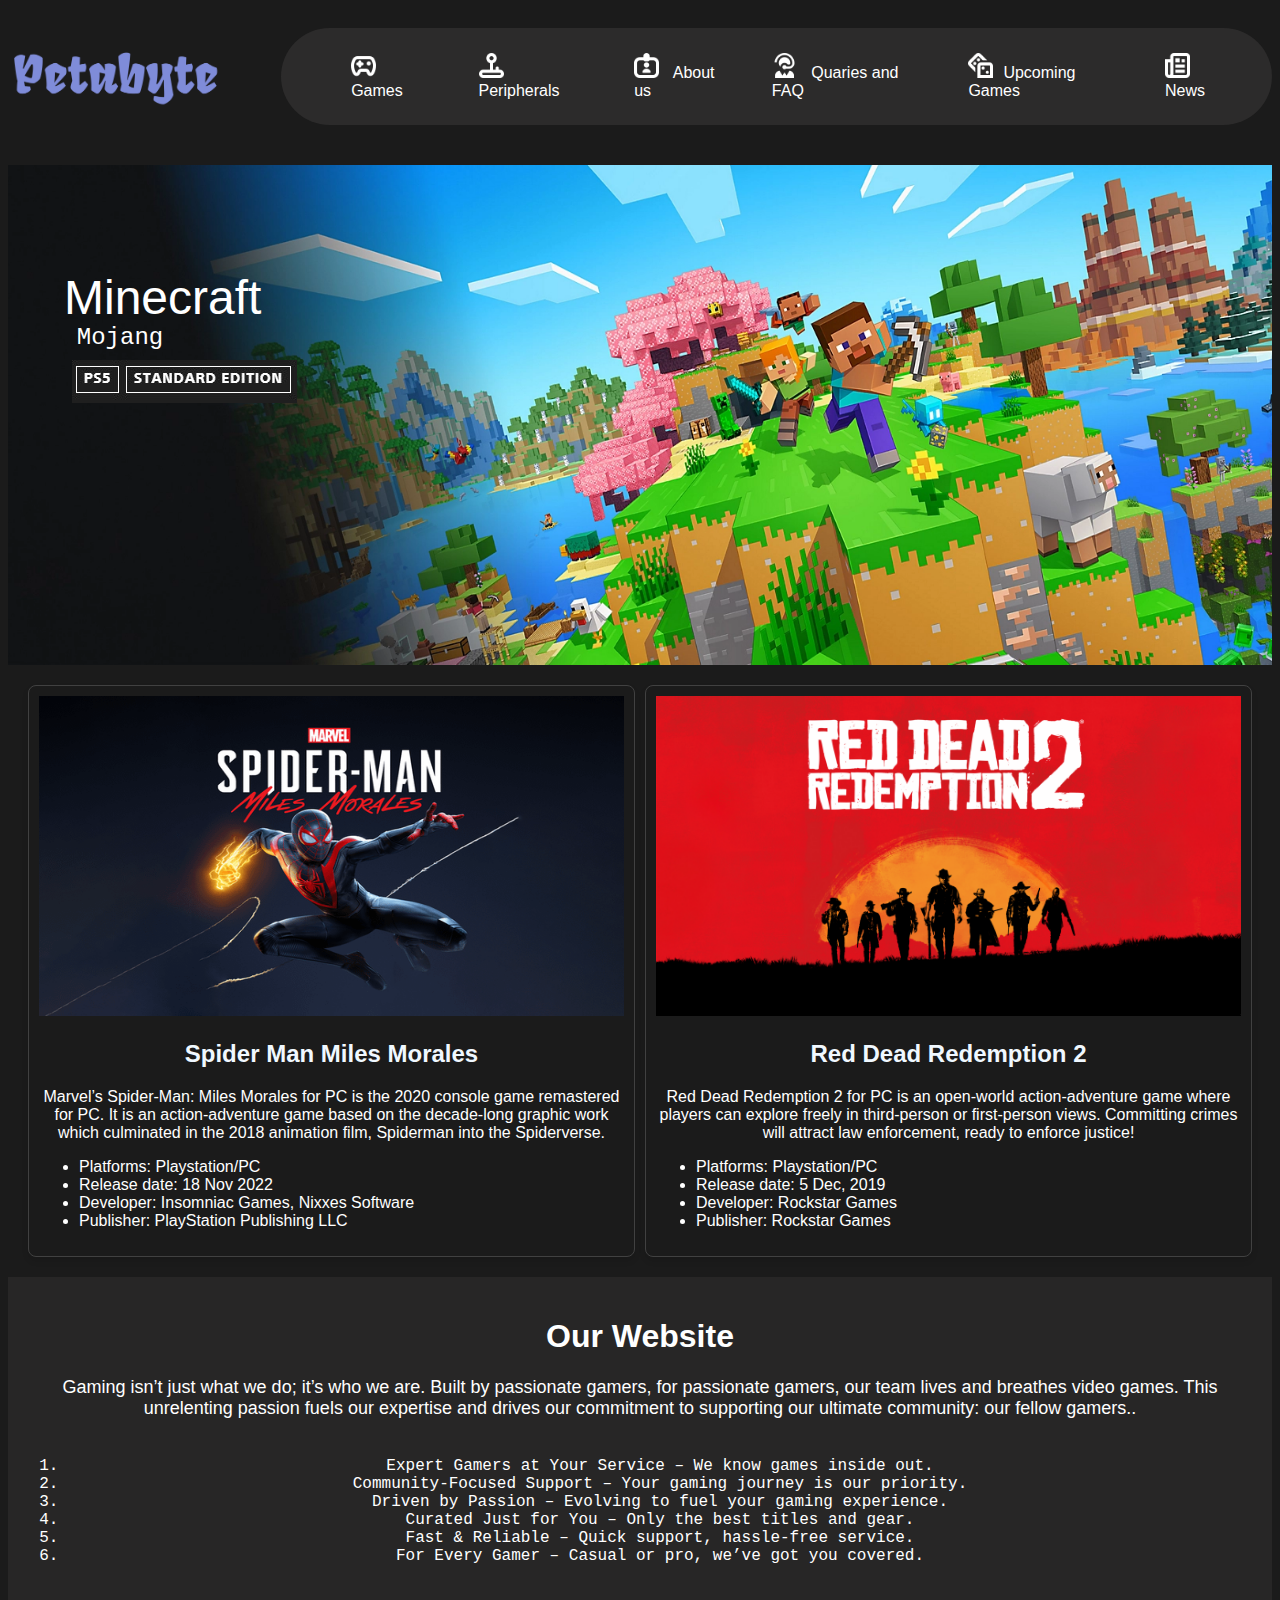
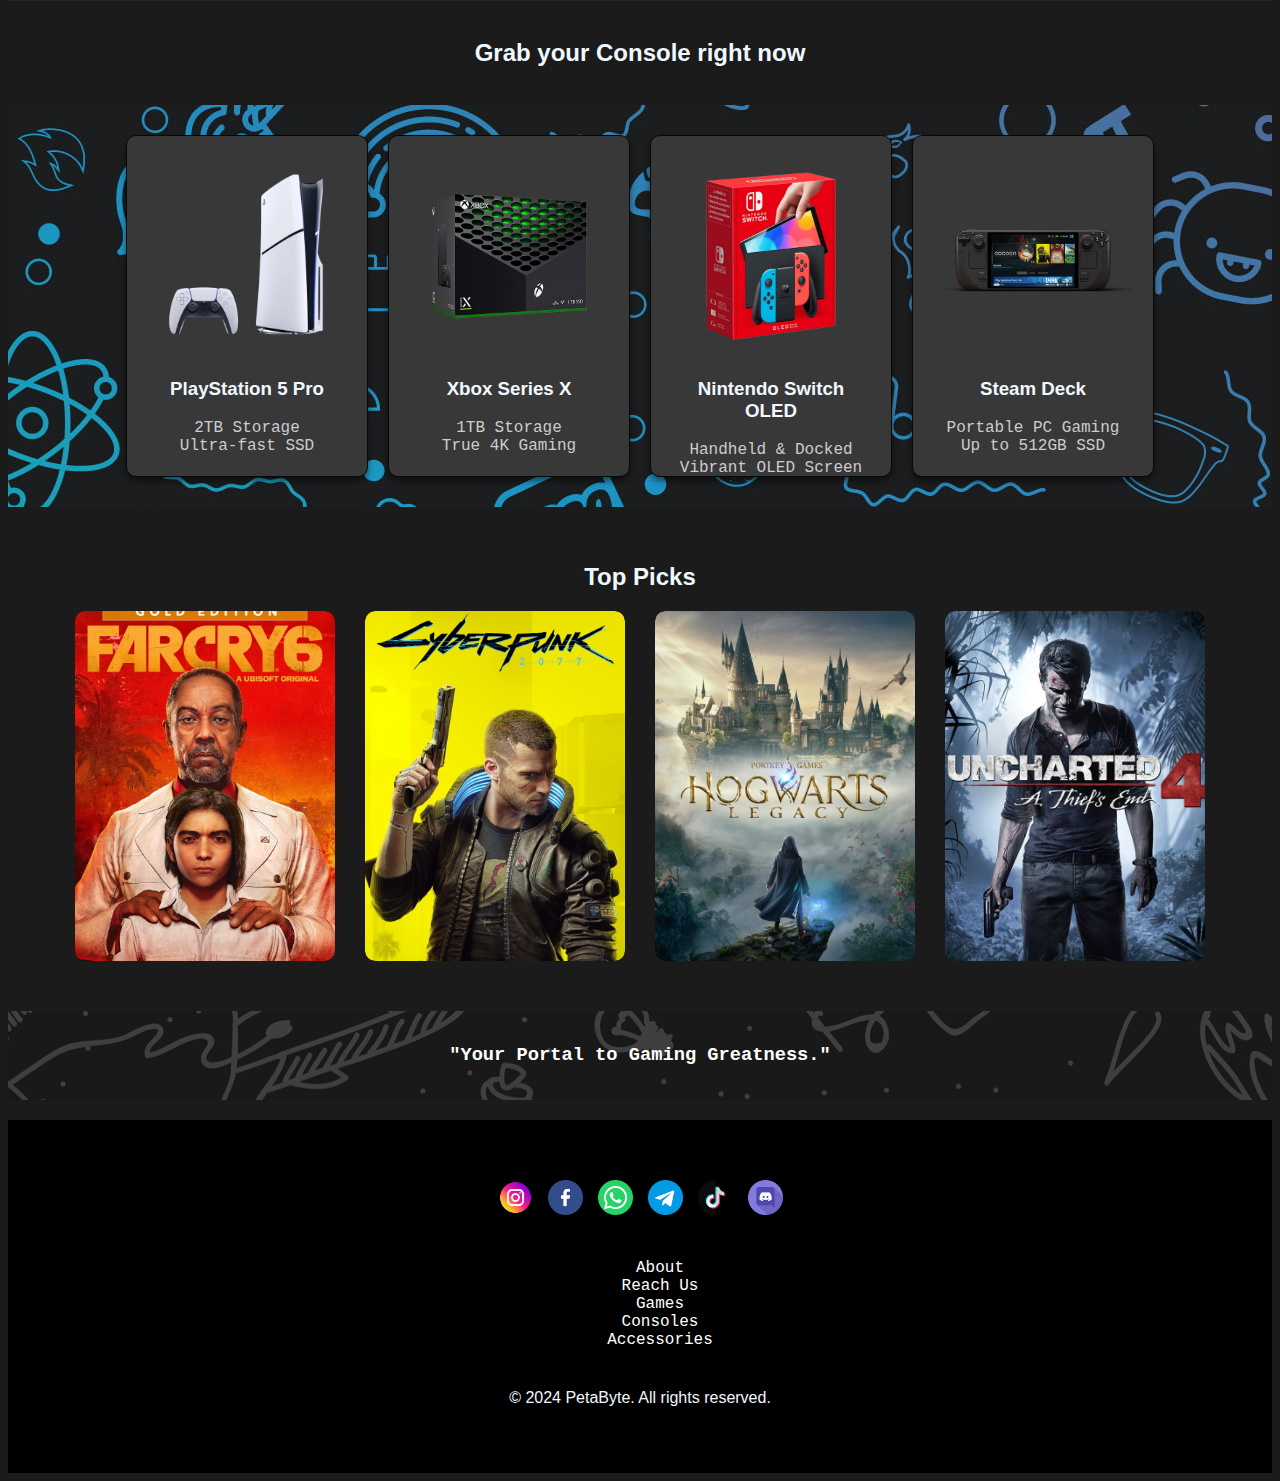
<file: Home page/index.html>
<!DOCTYPE html>
<html lang="en">
<head>
    <meta charset="UTF-8">
    <meta name="viewport" content="width=device-width, initial-scale=1.0">
    <title>Petabyte</title>
    <!--linking external css file-->
    <link rel="stylesheet" href="styles\home.css">
</head>

<body style="background-color: rgb(27, 27, 27);">

<header>

    <div class="logo"><a href=""><img src="images\petabyte-high-resolution-logo-transparent.png" alt="petabyte logo" class="logo"></a></div>

    <!--navigation bar-->
        <nav>
        <ul>
            
            <li><a href=""><img src="images\gamepad.png" width="25px" style="margin-right: 10px;" > Games</a></li>
            <li><a href=""><img src="images\joystick.png" width="25px" style="margin-right: 10px;"> Peripherals</a></li>
            <li><a href=""><img src="images\id-card-clip-alt.png" width="25px" style="margin-right: 10px;"> About us</a></li>
            <li><a href=""><img src="images\customer-service.png" width="25px" style="margin-right: 10px;"> Quaries and FAQ</a></li>
            <li><a href=""><img src="images\upcoming games.png"width="25px" style="margin-right: 10px;">Upcoming Games</a></li>
            <li><a href=""><img src="images/newspaper.png"width="25px" style="margin-right: 10px;">News</a></li>
        </ul>
        </nav>
        </div>     
        
       
        <div class="hamburger"><img src="images\wefw.png" width="25px" height="25px"> </div>

</header>

<main>
    <!--home page starts-->

    <!--featured games section-->
    <div class="image1">
        <img src="images\minecraft-hero-desktop-01-en-06sep24.png" alt="image1" class="image1">
        <div class="Minecraft">Minecraft</div>
        <div class="Mojang">Mojang</div>
        <div class="PS5sedition"><img src="images\Screenshot 2024-11-28 163007.jpg"></div>
    </div>

  




    
        <div class="featured1">
            <div class="featured-image1"> <img src="images\rfp5iiwah3a51.png" alt="Spider Man Miles Morales">
        
                <h2>Spider Man Miles Morales</h2>
                <p>
                    Marvel’s Spider-Man: Miles Morales for PC is the 2020 console game remastered for PC.
                    It is an action-adventure game based on the decade-long graphic work which culminated in the 2018 animation film, 
                    Spiderman into the Spiderverse.
                </p>
                <ul>
                    <li>Platforms: Playstation/PC</li>
                    <li>Release date: 18 Nov 2022</li>
                    <li>Developer: Insomniac Games, Nixxes Software</li>
                    <li>Publisher: PlayStation Publishing LLC</li>
                </ul>
            </div>
        
  

        
             <div class="featured-image1"><img src="images/red-dead-redemption-cover-scaled.png" alt="Red Dead Redemption 2">
                <h2>Red Dead Redemption 2</h2>
                <p>
                    Red Dead Redemption 2 for PC is an open-world action-adventure game where
                    players can explore freely in third-person or first-person views. 
                    Committing crimes will attract law enforcement, ready to enforce justice!
                </p>
                <ul>
                    <li>Platforms: Playstation/PC</li>
                    <li>Release date: 5 Dec, 2019</li>
                    <li>Developer: Rockstar Games</li>
                    <li>Publisher: Rockstar Games</li>
                </ul>
            </div>
        </div>
    









        
    <div class="Ourweb1">
        <h1>Our Website</h1>
        <p>Gaming isn’t just what we do; it’s who we are. Built by passionate gamers, for passionate gamers, our team lives and breathes video games.
             This unrelenting passion fuels our expertise and drives our commitment to supporting our ultimate community: our fellow gamers..</p>
            <ol>
                <li>Expert Gamers at Your Service – We know games inside out.</li>
                <li>Community-Focused Support – Your gaming journey is our priority.</li>
                <li>Driven by Passion – Evolving to fuel your gaming experience.</li>
                <li>Curated Just for You – Only the best titles and gear.</li>
                <li>Fast & Reliable – Quick support, hassle-free service.</li>
                <li>For Every Gamer – Casual or pro, we’ve got you covered.</li>
                
            </ol>
                
            
    </div>

    <br>

 <!--featured consoles section-->  
        <h2>Grab your Console right now</h2>
    <br>
            
            <div class="consoles_list">
                
                <div class="console_items">
                    <img src="images/ps5-pro-2tb.png" alt="PS5 Console">
                    <h3>PlayStation 5 Pro</h3>
                    <p>2TB Storage<br> Ultra-fast SSD</p>
                </div>
    
                <div class="console_items">
                    <img src="images/64.png" alt="Xbox Series X">
                    <h3>Xbox Series X</h3>
                    <p>1TB Storage<br> True 4K Gaming</p>
                </div>
    
                <div class="console_items">
                    <img src="images/switch.png" alt="Nintendo Switch">
                    <h3>Nintendo Switch OLED</h3>
                    <p>Handheld & Docked<br> Vibrant OLED Screen</p>
                </div>
    
                <div class="console_items">
                    <img src="images\steamdeck_1.png" alt="Steam Deck">
                    <h3>Steam Deck</h3>
                    <p>Portable PC Gaming<br> Up to 512GB SSD</p>
                </div>
            </div>
        </div>

    </div>

<br><br>

        <h2>Top Picks</h2>
        <!--top picks games-->
        <div class="gameContainer">
            <div class="gCimg" >
                <img src="images\apps.33244.14422109142805611.71c71dc7-fe47-4083-ad56-ab54c9a5607d.jpg">
                <div class="info">
                    <h2>FarCry 6: Gold edition</h2>
                    <p>FarCry 6 Gold edition</p>
                </div><!--game hover info-->
            </div>

            <div class="gCimg" ><img src="images\3536075-c01f7d7a3d05cc0485a42adf3876b3b5.png">
                <div class="info">
                    <h2>Cyberpunk 2077</h2>
                    <p>Initial release date: December 10, 2020
                        Platforms: PlayStation 5, PlayStation 4 · See more
                        Developers: CD Projekt RED, CD Projekt
                        </p>
                </div>
            </div>

            <div class="gCimg" ><img src="images\hogwarts-legacy-xbox-one-front-cover.png">
                <div class="info">
                    <h2>Hoghwarts Legacy</h2>
                    <p>Platforms: PlayStation 5, Nintendo Switch, PlayStation 4, Xbox One, Xbox Series X and Series S, Microsoft Windows
                        Initial release date: February 10, 2023
                        Developers: Avalanche Software, Shiver Entertainment</p>
                </div>
            </div>

            <div class="gCimg" ><img src="images\uncharted-4-a-thiefs-end-playstation-4-front-cover.png">
                <div class="info">
                    <h2>Unchared 4</h2>
                    <p>Platforms: PlayStation 4, PlayStation 5, Microsoft Windows
                        Genres: Action-adventure game, Puzzle Video Game, Platform game, Stealth game, Third-person shooter
                        Initial release date: May 10, 2016
                        Developer: Naughty Dog</p>
                </div>
            </div>
        </div>

        <div class="end_stripe">
            <h3>"Your Portal to Gaming Greatness."</h3>
        </div>
<!---->
 </main>

<footer>
        <div class="socials"><!--social media links-->
            <a href="www.instagram.com"><img src="images\socials\instagram.png" alt="instagram" ></a>
            <a href="www.facebook.com"><img src="images\socials\facebook.png" alt="Facebook"></a>
            <a href="web.whatsapp.com"><img src="images\socials\social.png" alt="Whatsapp"></a>
            <a href="www.telegram.com"><img src="images\socials\telegram.png" alt="telegram"></a>
            <a href="www.tiktok.com"><img src="images\socials\tik-tok.png" alt="tik-tok"></a>
            <a href="www.discord.com"><img src="images\socials\discord.png" alt="discord"></a>
        </div>

        <div class="nav_foot">
            <ul>
                <li type="none" ><a href="">About</a></li>
                <li type="none"><a href="">Reach Us</a></li>
                <li type="none"><a href="">Games</a></li>
                <li type="none"><a href="">Consoles</a></li>
                <li type="none"><a href="">Accessories</a></li>
            </ul>
        </div>

        <p>&copy; 2024 PetaByte. All rights reserved.</p>
     
        
</footer>

    
</body>
</html>
</file>
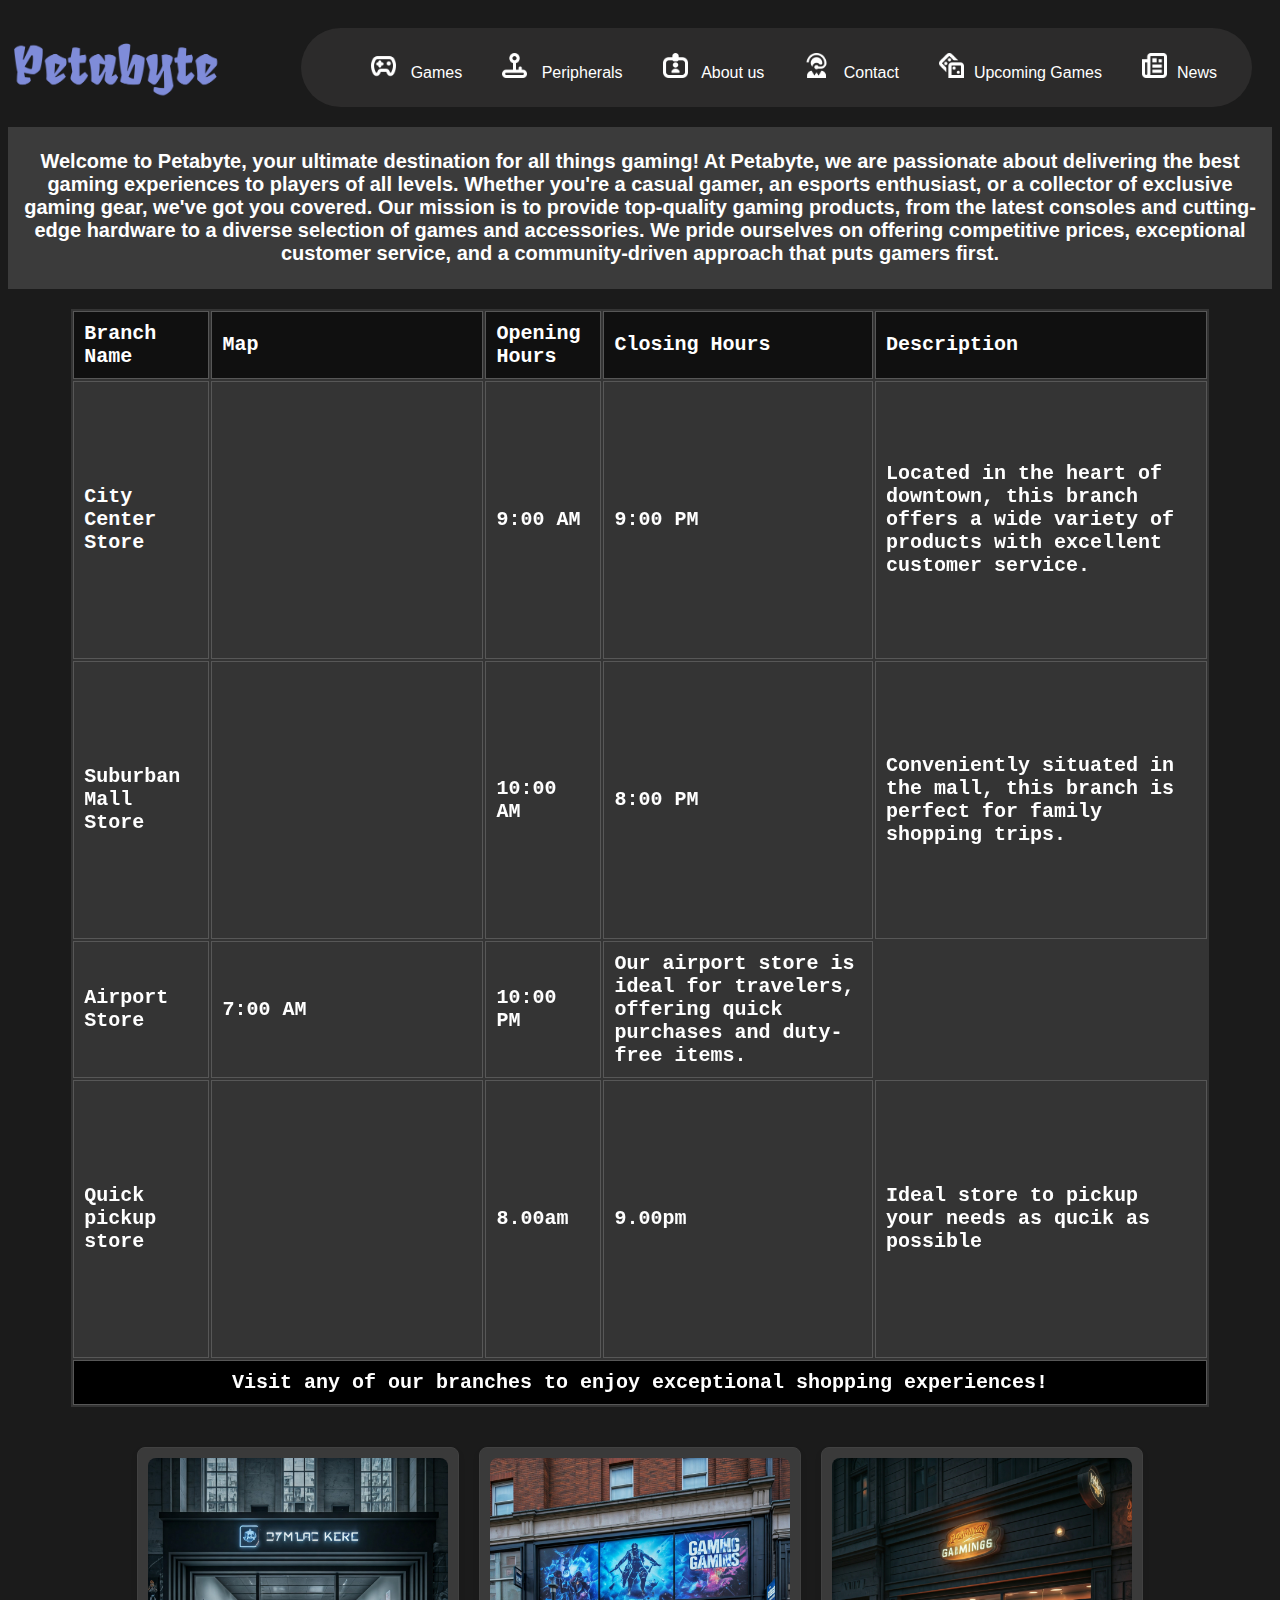
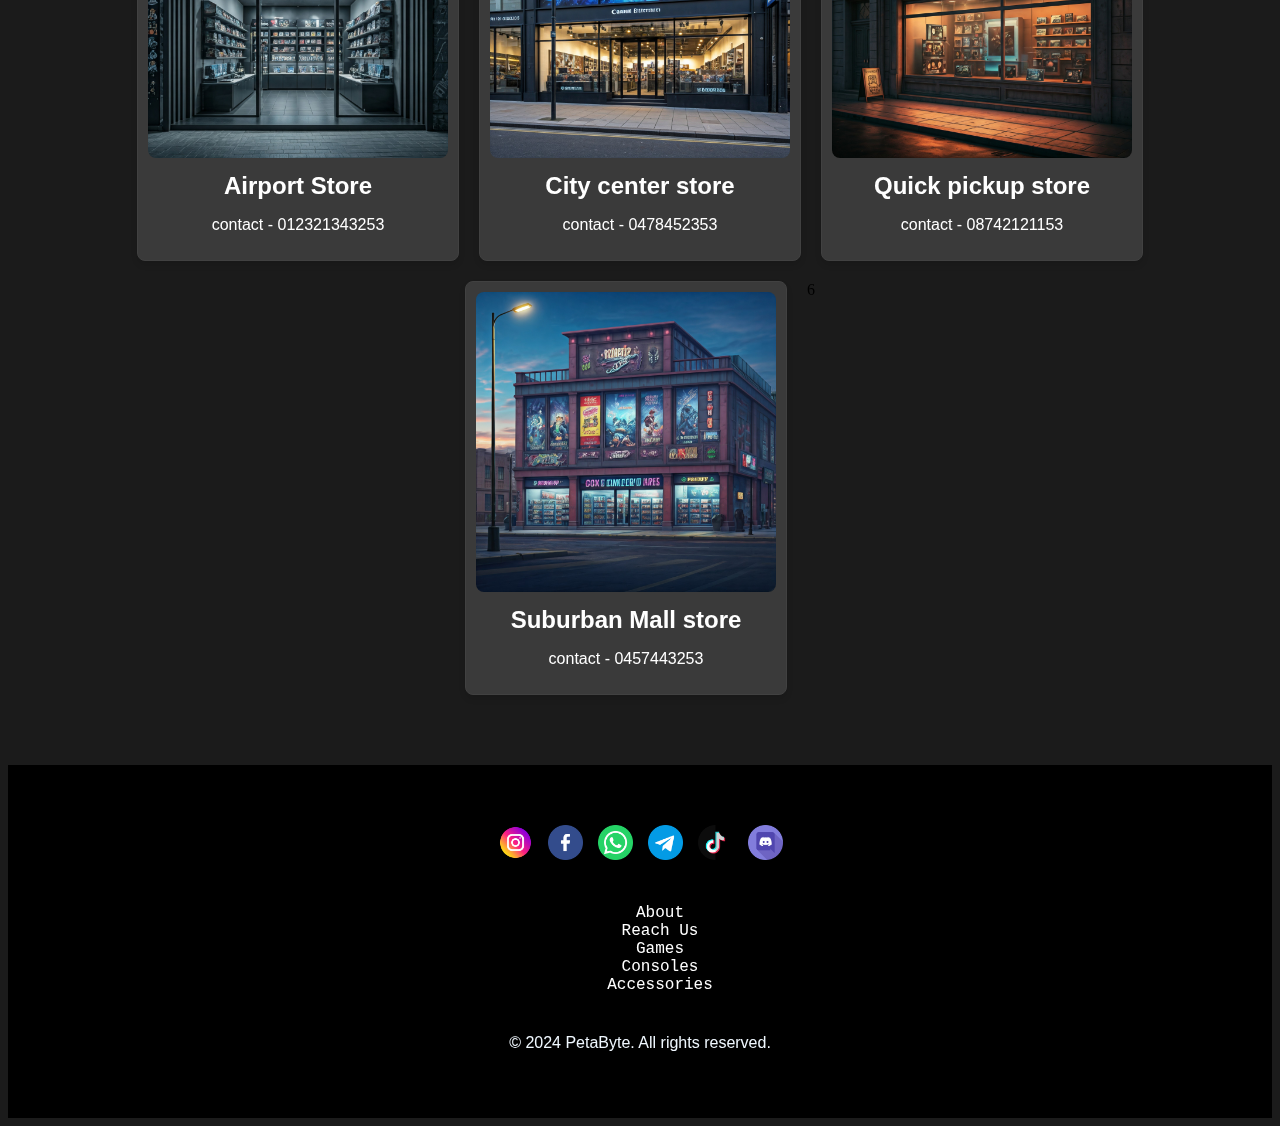
<file: about.html>
<!DOCTYPE html>
<html lang="en">
<head>
  <meta charset="UTF-8">
  <meta name="viewport" content="width=device-width, initial-scale=1.0">
  <title>About us</title>
  <link rel="stylesheet" href="styles/about.css">
</head>

<body>
  <body style="background-color: rgb(27, 27, 27);">

    <header>
    
        <div class="logo"><a href=""><img src="nav/petabyte-high-resolution-logo-transparent.png" alt="petabyte logo" class="logo"></a></div>
    
        <!--navigation bar-->
            <nav>
            <ul>
                
                <li><a href="games.html"><img src="nav/gamepad.png" width="25px" style="margin-right: 10px;" > Games</a></li>
                <li><a href="accessories.html"><img src="nav/joystick.png" width="25px" style="margin-right: 10px;"> Peripherals</a></li>
                <li><a href="about.html"><img src="nav/id-card-clip-alt.png" width="25px" style="margin-right: 10px;"> About us</a></li>
                <li><a href="contact.html"><img src="nav/customer-service.png" width="25px" style="margin-right: 10px;"> Contact</a></li>
                <li><a href="upcoming.html"><img src="nav/upcoming games.png"width="25px" style="margin-right: 10px;">Upcoming Games</a></li>
                <li><a href="news.html"><img src="images/newspaper.png"width="25px" style="margin-right: 10px;">News</a></li>
            </ul>
            </nav>
            </div>     
            
           
            <div class="hamburger"><img src="nav/wefw.png" width="25px" height="25px"> </div>
    
    </header>

    <main>

      <div class="featuredP">

        <h1>Welcome to Petabyte, your ultimate destination for all things gaming! At Petabyte, 
          we are passionate about delivering the best gaming experiences to players of all levels. 
          Whether you're a casual gamer, an esports enthusiast, or a collector of exclusive gaming gear, we've got you covered.
          Our mission is to provide top-quality gaming products, from the latest consoles and cutting-edge hardware to a diverse selection of games and accessories. 
          We pride ourselves on offering competitive prices, exceptional customer service, and a community-driven approach that puts gamers first.
        </h1>

      </div>
      
      <div class="table">
      <table class="store-table">
        <thead>
            <tr>
                <th>Branch Name</th>
                <th>Map</th>
                <th>Opening Hours</th>
                <th>Closing Hours</th>
                <th>Description</th>
            </tr>
        </thead>
        <tbody>
            <tr>
                <td>City Center Store</td>
                <td> <iframe src="https://www.google.com/maps/embed?pb=!1m14!1m12!1m3!1d38703.9014411637!2d80.59736453692506!3d7.413896603534762!2m3!1f0!2f0!3f0!3m2!1i1024!2i768!4f13.1!5e0!3m2!1sen!2slk!4v1736322660769!5m2!1sen!2slk" width="100" height="100" style="border:0;" allowfullscreen="" loading="lazy" referrerpolicy="no-referrer-when-downgrade"></iframe>
                  </td>
                <td>9:00 AM</td>
                <td>9:00 PM</td>
                <td>Located in the heart of downtown, this branch offers a wide variety of products with excellent customer service.</td>
            </tr>
            <tr>
                <td>Suburban Mall Store</td>
                <td><iframe src="https://www.google.com/maps/embed?pb=!1m14!1m12!1m3!1d38703.9014411637!2d80.59736453692506!3d7.413896603534762!2m3!1f0!2f0!3f0!3m2!1i1024!2i768!4f13.1!5e0!3m2!1sen!2slk!4v1736322660769!5m2!1sen!2slk" width="100" height="100" style="border:0;" allowfullscreen="" loading="lazy" referrerpolicy="no-referrer-when-downgrade"></iframe></td>
                <td>10:00 AM</td>
                <td>8:00 PM</td>
                <td>Conveniently situated in the mall, this branch is perfect for family shopping trips.</td>
            </tr>
            <tr>
                <td>Airport Store</td>
                <td<iframe src="https://www.google.com/maps/embed?pb=!1m14!1m12!1m3!1d38703.9014411637!2d80.59736453692506!3d7.413896603534762!2m3!1f0!2f0!3f0!3m2!1i1024!2i768!4f13.1!5e0!3m2!1sen!2slk!4v1736322660769!5m2!1sen!2slk" width="100" height="100" style="border:0;" allowfullscreen="" loading="lazy" referrerpolicy="no-referrer-when-downgrade"></iframe></td>
                <td>7:00 AM</td>
                <td>10:00 PM</td>
                <td>Our airport store is ideal for travelers, offering quick purchases and duty-free items.</td>
            </tr>
            <tr>
              <td>Quick pickup store</td>
              <td><iframe src="https://www.google.com/maps/embed?pb=!1m14!1m12!1m3!1d38703.9014411637!2d80.59736453692506!3d7.413896603534762!2m3!1f0!2f0!3f0!3m2!1i1024!2i768!4f13.1!5e0!3m2!1sen!2slk!4v1736322660769!5m2!1sen!2slk" width="100" height="100" style="border:0;" allowfullscreen="" loading="lazy" referrerpolicy="no-referrer-when-downgrade"></iframe></td>
              <td>8.00am</td>
              <td>9.00pm</td>
              <td>Ideal store to pickup your needs as qucik as possible</td>
            </tr>
        </tbody>
        <tfoot>
            <tr>
                <td colspan="5">Visit any of our branches to enjoy exceptional shopping experiences!</td>
            </tr>
        </tfoot>
    </table>
    </div>

<!--Store images and info-->
     
        <div class="storesContainer">
          <div class="storeimg"><img src="images/Gemini_Generated_Image_mna53jmna53jmna5.jpeg">
            <h2>Airport Store</h2> <p>contact - 012321343253</p> 
          </div>
          <div class="storeimg"><img src="images/Gemini_Generated_Image_a0yvkta0yvkta0yv.jpg">
            <h2>City center store</h2><p>contact - 0478452353</p>
          </div>
          <div class="storeimg"><img src="images/Gemini_Generated_Image_9d9zfu9d9zfu9d9z.jpg">
            <h2>Quick pickup store</h2><p>contact - 08742121153</p>
          </div>
          <div class="storeimg"><img src="images/Gemini_Generated_Image_7lf76h7lf76h7lf7.jpg">
            <h2>Suburban Mall store</h2><p>contact - 0457443253</p>
          </div>6
          </div>
        </div>
      
    </main>

  <!--footer starts-->
    <footer>
      <div class="socials"><!--social media links-->
          <a href="www.instagram.com"><img src="images/socials/instagram.png" alt="instagram" ></a>
          <a href="www.facebook.com"><img src="images/socials/facebook.png" alt="Facebook"></a>
          <a href="web.whatsapp.com"><img src="images/socials/social.png" alt="Whatsapp"></a>
          <a href="www.telegram.com"><img src="images/socials/telegram.png" alt="telegram"></a>
          <a href="www.tiktok.com"><img src="images/socials/tik-tok.png" alt="tik-tok"></a>
          <a href="www.discord.com"><img src="images/socials/discord.png" alt="discord"></a>
      </div>

      <div class="nav_foot">
          <ul>
              <li type="none" ><a href="">About</a></li>
              <li type="none"><a href="">Reach Us</a></li>
              <li type="none"><a href="">Games</a></li>
              <li type="none"><a href="">Consoles</a></li>
              <li type="none"><a href="">Accessories</a></li>
          </ul>
      </div>

      <p>&copy; 2024 PetaByte. All rights reserved.</p>

      
    </footer>
  
</body>
</html>
</file>
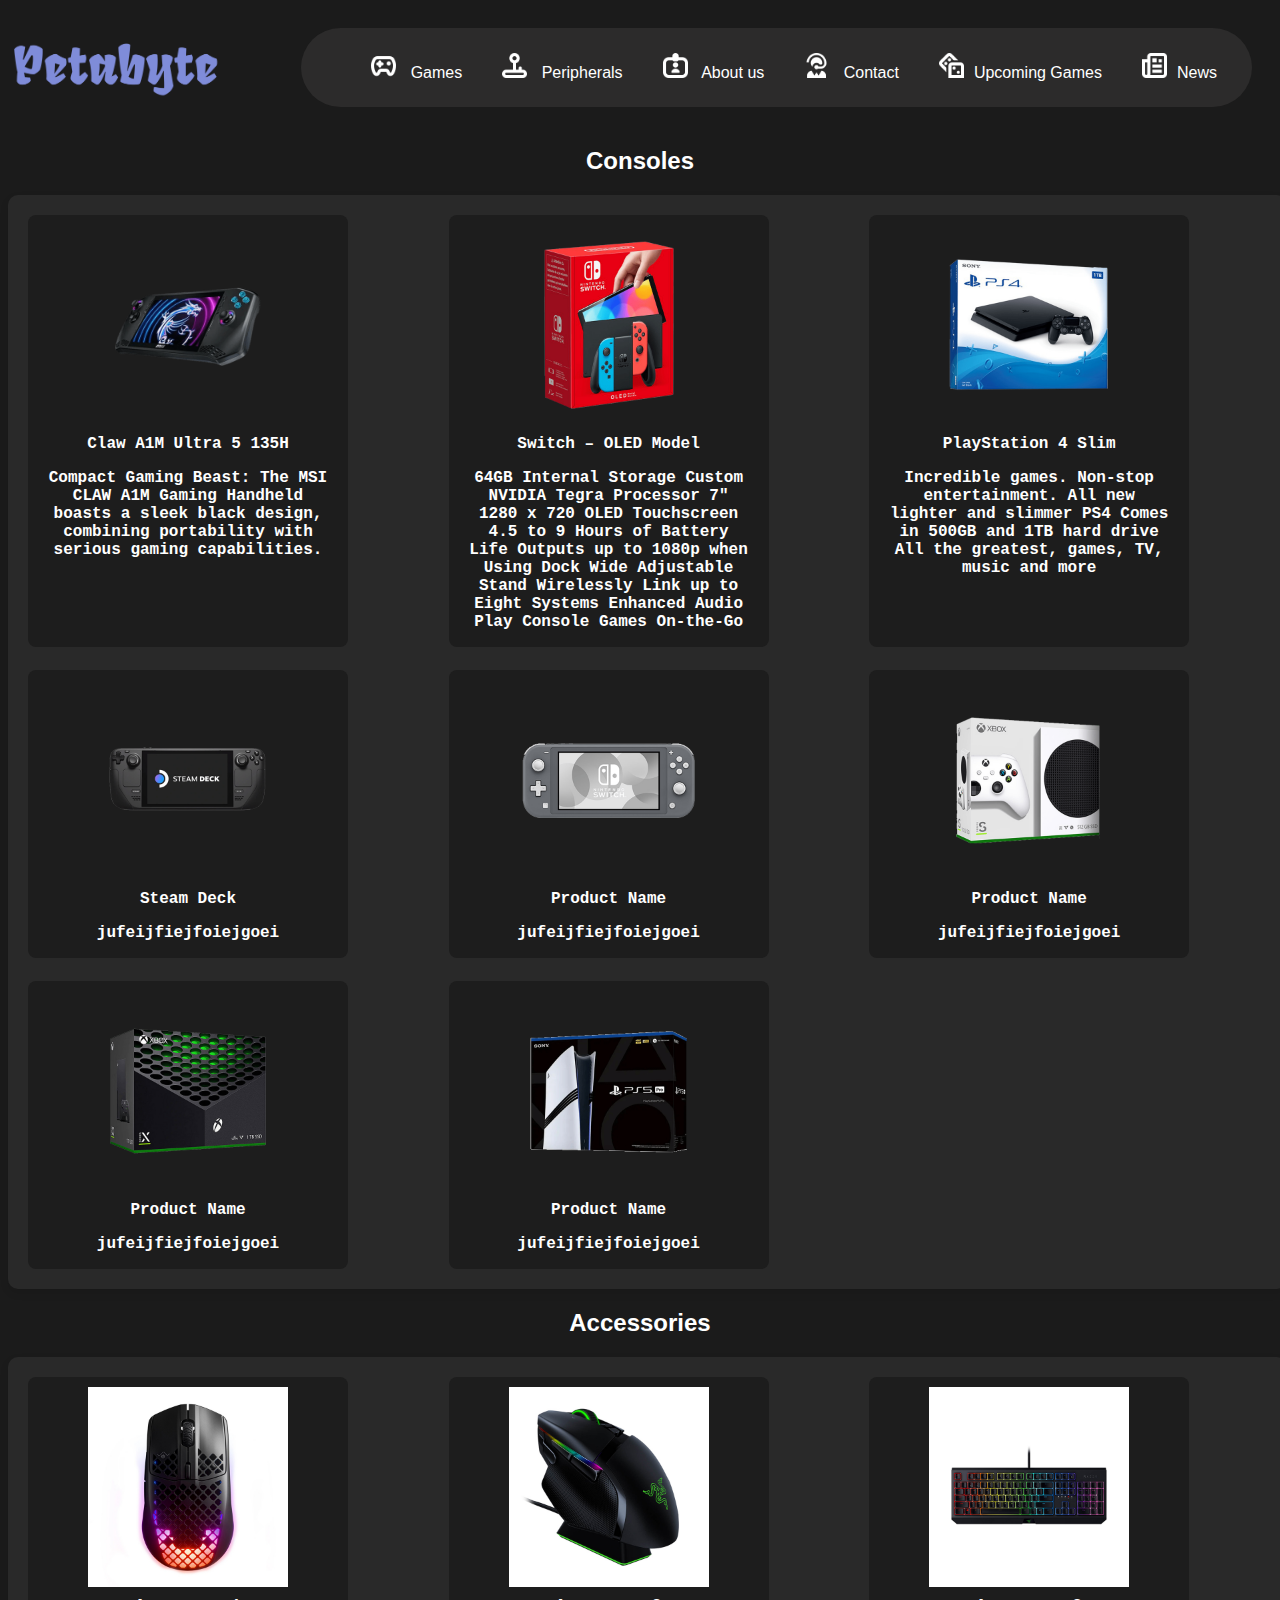
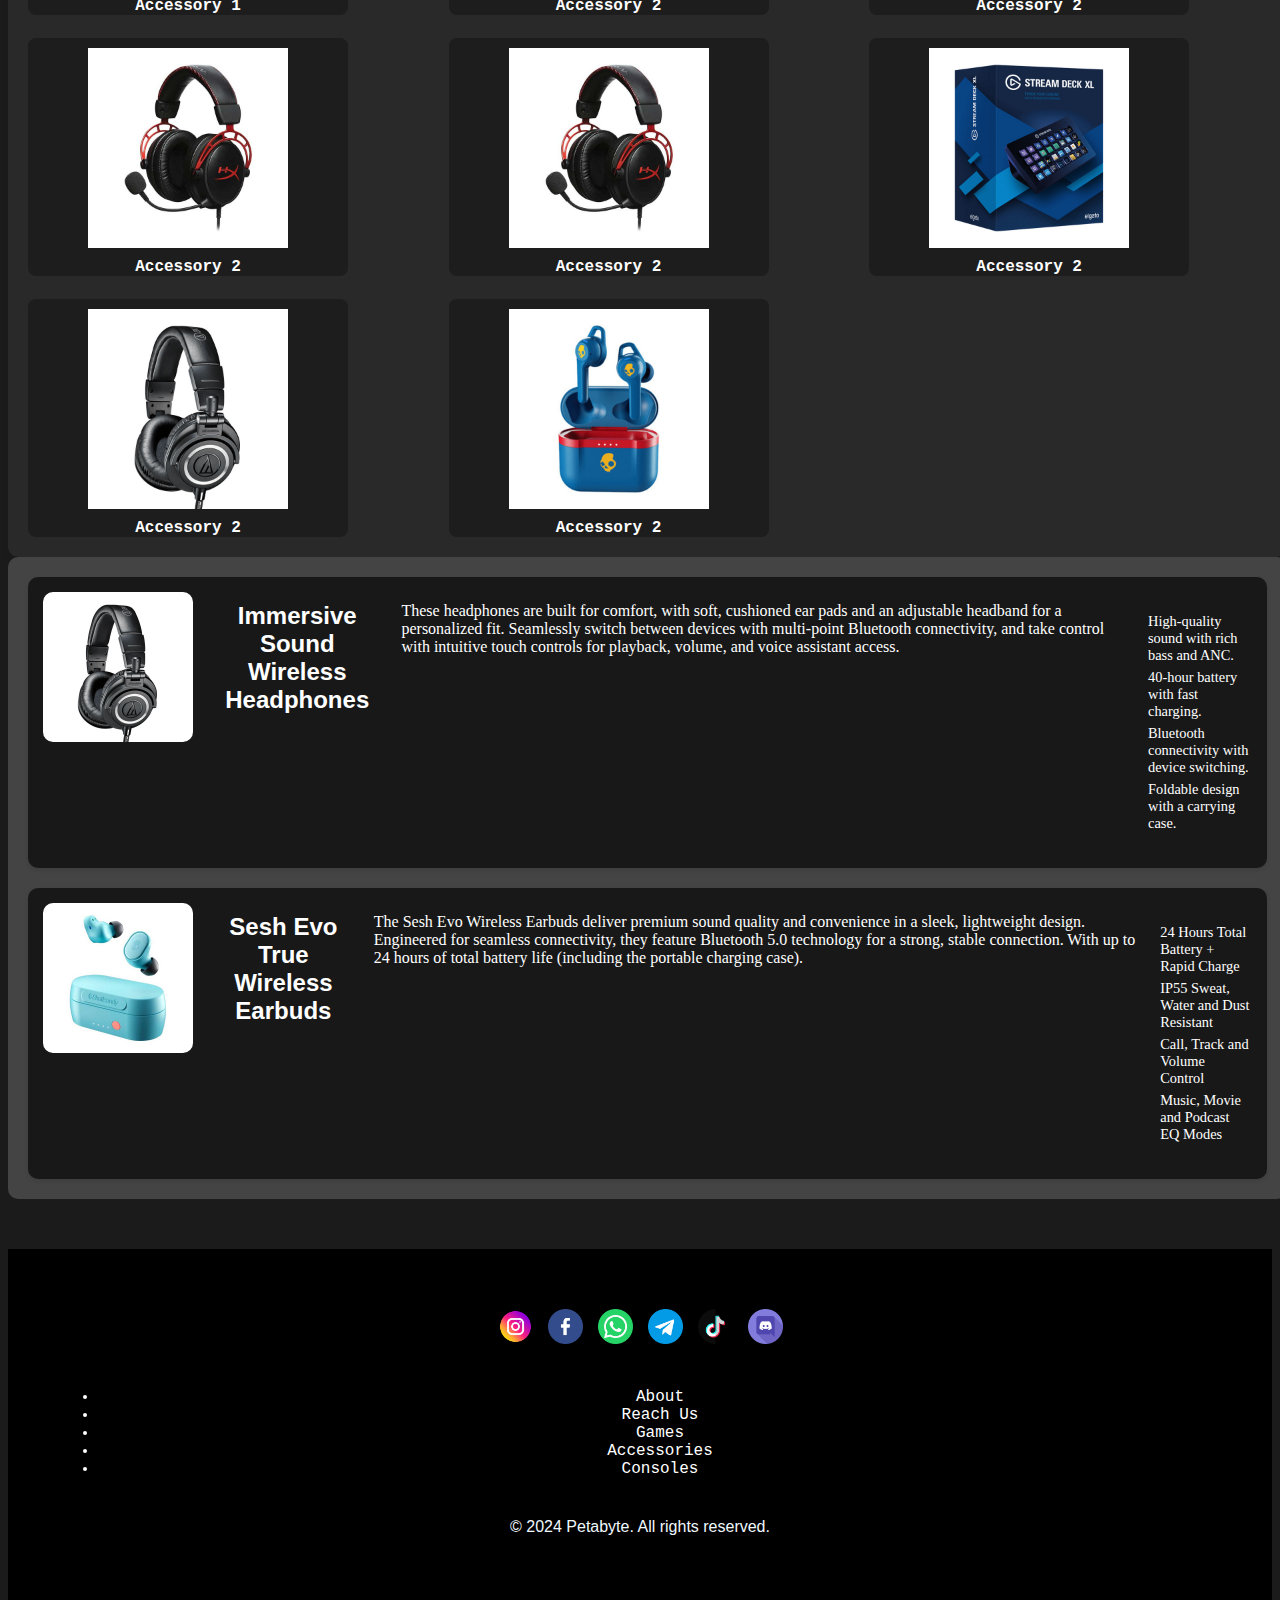
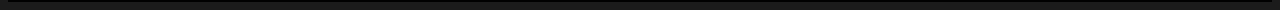
<file: accessories2.html>
<!DOCTYPE html>
<html lang="en">
<head>
  <meta charset="UTF-8">
  <meta name="viewport" content="width=device-width, initial-scale=1.0">
  <title>Document</title>
</head>
<body>

  <body style="background-color: rgb(27, 27, 27);">
    <link rel="stylesheet" href="styles/accessories2.css">

    <header>
    
        <div class="logo"><a href="index.html"><img src="nav/petabyte-high-resolution-logo-transparent.png" alt="petabyte logo" class="logo"></a></div>
    
        <!--navigation bar-->
            <nav>
            <ul>
                
                <li><a href="games.html"><img src="nav/gamepad.png" class="nav-icon" alt="games" > Games</a></li>
                <li><a href= "accessories2.html"><img src="nav/joystick.png" class="nav-icon" alt="peripherals"> Peripherals</a></li>
                <li><a href="about.html"><img src="nav/id-card-clip-alt.png" class="nav-icon" alt="about"> About us</a></li>
                <li><a href="contact.html"><img src="nav/customer-service.png" class="nav-icon" alt="contact"> Contact</a></li>
                <li><a href="upcoming.html"><img src="nav/upcoming games.png"class="nav-icon" alt="upcoming games">Upcoming Games</a></li>
                <li><a href="news.html"><img src="images/newspaper.png"width="25px" class="nav-icon" alt="news">News</a></li>
            </ul>
            </nav>
            </div>     
            
           
            <div class="hamburger"><img src="nav/wefw.png" width="25px" height="25px"> </div>
    
    </header>



    <main>

      <h2 style="color: white; text-align: center; font-family: 'Segoe UI', Tahoma, Geneva, Verdana, sans-serif;">Consoles</h2>
      <div class="grid-container">
        <div class="grid-item">
          <img src="images/Consoles/1.png" alt="Product Name">
          <div class="product-info">Claw A1M Ultra 5 135H
            <p>Compact Gaming Beast: The MSI CLAW A1M Gaming Handheld boasts a sleek black design,
               combining portability with serious gaming capabilities.</p>
          </div>
          
          <div class="info"><p>Price: $99.99</p> </div>
        </div>

        <div class="grid-item">
          <img src="images/Consoles/123123.png" alt="Product Name">
          <div class="product-info">Switch – OLED Model
            <p>64GB Internal Storage
              Custom NVIDIA Tegra Processor
              7″ 1280 x 720 OLED Touchscreen
              4.5 to 9 Hours of Battery Life
              Outputs up to 1080p when Using Dock
              Wide Adjustable Stand
              Wirelessly Link up to Eight Systems
              Enhanced Audio
              Play Console Games On-the-Go</p>
          </div>
          
          <div class="info"><p>Price: $99.99</p> </div>
        </div>
       
        <div class="grid-item">
          <img src="images/Consoles/47-1.png" alt="Product Name">
          <div class="product-info">PlayStation 4 Slim
            <p>Incredible games. Non-stop entertainment.
              All new lighter and slimmer PS4
              Comes in 500GB and 1TB hard drive
              All the greatest, games, TV, music and more</p>
          </div>
          
          <div class="info"><p>Price: $99.99</p> </div>
        </div>
       
        <div class="grid-item">
          <img src="images/Consoles/steam-deck.png" alt="Product Name">
          <div class="product-info">Steam Deck
            <p>jufeijfiejfoiejgoei</p>
          </div>
          
          <div class="info"><p>Price: $99.99</p> </div>
        </div>
       
        <div class="grid-item">
          <img src="images/Consoles/511.png" alt="Product Name">
          <div class="product-info">Product Name
            <p>jufeijfiejfoiejgoei</p>
          </div>
          
          <div class="info"><p>Price: $99.99</p> </div>
        </div>

        <div class="grid-item">
          <img src="images/Consoles/63.png" alt="Product Name">
          <div class="product-info">Product Name
            <p>jufeijfiejfoiejgoei</p>
          </div>
          
          <div class="info"><p>Price: $99.99</p> </div>
        </div>

        <div class="grid-item">
          <img src="images/Consoles/64.png" alt="Product Name">
          <div class="product-info">Product Name
            <p>jufeijfiejfoiejgoei</p>
          </div>
          
          <div class="info"><p>Price: $99.99</p> </div>
        </div>

        <div class="grid-item">
          <img src="images/Consoles/ps5-pro-2tb.png " alt="Product Name">
          <div class="product-info">Product Name
            <p>jufeijfiejfoiejgoei</p>
          </div>
          
          <div class="info"><p>Price: $99.99</p> </div>
        </div>
  
       
      </div>


      <h2 class="section-title">Accessories</h2>
        <div class="grid-container">
      <div class="grid-item">
        <img src="images/Accessories/aerox-wireless.png" alt="Accessory 1">
        <div class="product-info">Accessory 1</div>
        <div class="info">
          <p>Price: $19.99</p>
        </div>
      </div>
      <div class="grid-item">
        <img src="images/Accessories/basilik-ultimate2.png" alt="Accessory 2">
        <div class="product-info">Accessory 2</div>
        <div class="info">
          <p>Price: $29.99</p>
        </div>
      </div>

      <div class="grid-item">
        <img src="images/Accessories/blackwidow.png" alt="Accessory 2">
        <div class="product-info">Accessory 2</div>
        <div class="info">
          <p>Price: $29.99</p>
        </div>
      </div>

      <div class="grid-item">
        <img src="images/Accessories/cloud-alpha (1).png" alt="Accessory 2">
        <div class="product-info">Accessory 2</div>
        <div class="info">
          <p>Price: $29.99</p>
        </div>
      </div>

      <div class="grid-item">
        <img src="images/Accessories/cloud-alpha (1).png" alt="Accessory 2">
        <div class="product-info">Accessory 2</div>
        <div class="info">
          <p>Price: $29.99</p>
        </div>
      </div>

      <div class="grid-item">
        <img src="images/Accessories/elgato-stream-deck-xl.jpg1_.png" alt="Accessory 2">
        <div class="product-info">Accessory 2</div>
        <div class="info">
          <p>Price: $29.99</p>
        </div>
      </div>


      <div class="grid-item">
        <img src="images/Accessories/m50x.png" alt="Accessory 2">
        <div class="product-info">Accessory 2</div>
        <div class="info">
          <p>Price: $29.99</p>
        </div>
      </div>

      <div class="grid-item">
        <img src="images/Accessories/skull-candy-indy-deep-blue.1.png" alt="Accessory 2">
        <div class="product-info">Accessory 2</div>
        <div class="info">
          <p>Price: $29.99</p>
        </div>
      </div>

    </div>
   
       
     </div>


     <div class="featured1">
      <div class="featured-image1"> <img src="images/Accessories/m50x.png" alt="Spider Man Miles Morales">
  
          <h2>Immersive Sound Wireless Headphones</h2>
          <p>
            These headphones are built for comfort, with soft, cushioned ear pads and an adjustable headband for a personalized fit. Seamlessly switch between devices with multi-point Bluetooth connectivity,
             and take control with intuitive touch controls for playback, volume, and voice assistant access.
          </p>
          <ul>
              <li>High-quality sound with rich bass and ANC.</li>
              <li>40-hour battery with fast charging.</li>
              <li>Bluetooth connectivity with device switching.</li>
              <li>Foldable design with a carrying case.</li>
          </ul>
      </div>
  


  
       <div class="featured-image1"><img src="images/Accessories/sesh-evo-bleached.jpg1_.png" alt="Sesh Evo True Wireless Earbuds">
          <h2>Sesh Evo True Wireless Earbuds</h2>
          <p>
            The Sesh Evo Wireless Earbuds deliver premium sound quality and convenience in a sleek, lightweight design. Engineered for seamless connectivity, they feature Bluetooth 5.0 technology for a strong, stable connection. With up to 24 hours of total battery life (including the portable charging case).
          </p>
          <ul>
              <li>24 Hours Total Battery + Rapid Charge</li>
              <li>IP55 Sweat, Water and Dust Resistant</li>
              <li>Call, Track and Volume Control</li>
              <li>Music, Movie and Podcast EQ Modes</li>
          </ul>
      </div>
  </div>
      






    </main>


    
    <footer>
      <!-- Social Media Links -->
      <div class="socials">
          <a href="https://www.instagram.com"><img src="images/socials/instagram.png" alt="Instagram"></a>
          <a href="https://www.facebook.com"><img src="images/socials/facebook.png" alt="Facebook"></a>
          <a href="https://web.whatsapp.com"><img src="images/socials/social.png" alt="WhatsApp"></a>
          <a href="https://www.telegram.com"><img src="images/socials/telegram.png" alt="Telegram"></a>
          <a href="https://www.tiktok.com"><img src="images/socials/tik-tok.png" alt="TikTok"></a>
          <a href="https://www.discord.com"><img src="images/socials/discord.png" alt="Discord"></a>
      </div>

      <!-- Footer Navigation -->
      <div class="nav_foot">
          <ul>
              <li><a href="about.html">About</a></li>
              <li><a href="contact.html">Reach Us</a></li>
              <li><a href="games.html">Games</a></li>
              <li><a href="accessories.html">Accessories</a></li>
              <li><a href="consoles.html">Consoles</a></li>
          </ul>
      </div>

      <p>&copy; 2024 Petabyte. All rights reserved.</p>
  </footer>

  
</body>
</html>
</file>
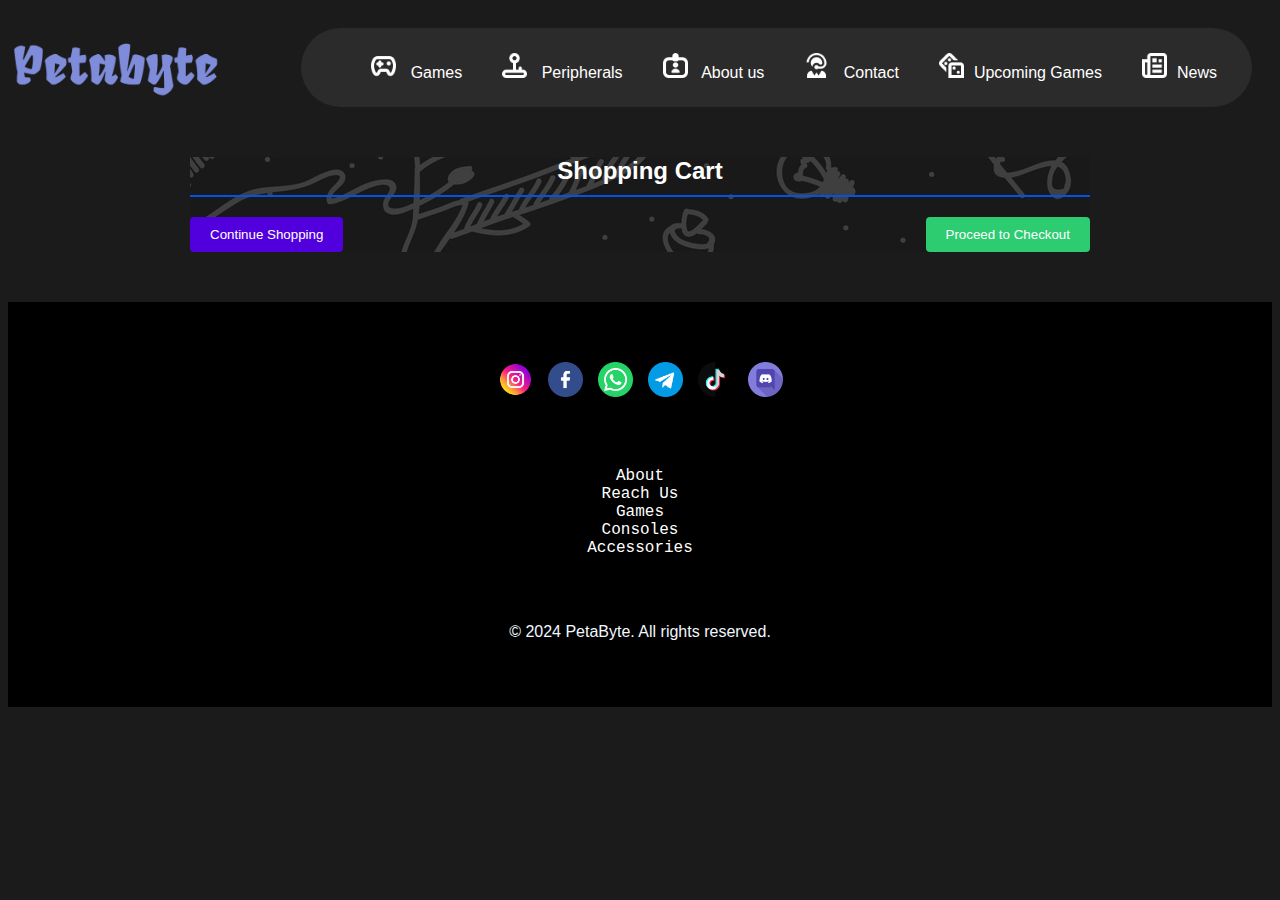
<file: cart.html>
<!DOCTYPE html>
<html lang="en">
    <head>
        <meta charset="UTF-8">
        <link rel="icon" type="image/png" href="./favicon-96x96.png" sizes="96x96" />
        <link rel="icon" type="image/svg+xml" href="./favicon.svg" />
        <link rel="shortcut icon" href="./favicon.ico" />
        <link rel="apple-touch-icon" sizes="180x180" href="./apple-touch-icon.png" />
        <meta name="apple-mobile-web-app-title" content="PetaByte" />
        <link rel="manifest" href="./site.webmanifest" />
        <meta name="viewport" content="width=device-width, initial-scale=1.0">
        <link rel="stylesheet" href="styles/javascript.css">
        <title>PetaByte Product Catalog</title>
      </head>
      <body style="background-color: rgb(27, 27, 27);">
        <link rel="stylesheet" href="styles/cart.css">
      
        <header>
          <div class="logo"><a href="index.html"><img src="nav/petabyte-high-resolution-logo-transparent.png" alt="petabyte logo" class="logo"></a></div>
          
          <nav>
            <ul>
              <li><a href="games new.html"><img src="nav/gamepad.png" class="nav-icon" alt="games"> Games</a></li>
              <li><a href="accessories2.html"><img src="nav/joystick.png" class="nav-icon" alt="peripherals"> Peripherals</a></li>
              <li><a href="about.html"><img src="nav/id-card-clip-alt.png" class="nav-icon" alt="about"> About us</a></li>
              <li><a href="contact.html"><img src="nav/customer-service.png" class="nav-icon" alt="contact"> Contact</a></li>
              <li><a href="upcoming.html"><img src="nav/upcoming games.png" class="nav-icon" alt="upcoming games">Upcoming Games</a></li>
              <li><a href="news.html"><img src="images/newspaper.png" width="25px" class="nav-icon" alt="news">News</a></li>
            </ul>
          </nav>
          
          <div class="hamburger"><img src="nav/wefw.png" width="25px" height="25px"> </div>
        </header>
      
<body>
    <header>
        
        
    </header>

    <main>
        <div class="cart-container">
            <h2>Shopping Cart</h2>
            
            <div id="cart-content">
                <!-- Cart items will be loaded dynamically via JavaScript -->
            </div>
            
            <div class="cart-buttons">
                <button class="continue-shopping" id="continue-shopping">Continue Shopping</button>
                <button class="checkout-btn" id="checkout-btn" ">Proceed to Checkout</button>
            </div>
        </div>
    </main>
    <script src="cart.js"></script>

    <footer>
        <div class="socials"><!--social media links-->
            <a href="www.instagram.com"><img src="images/socials\instagram.png" alt="instagram" ></a>
            <a href="www.facebook.com"><img src="images/socials\facebook.png" alt="Facebook"></a>
            <a href="web.whatsapp.com"><img src="images/socials\social.png" alt="Whatsapp"></a>
            <a href="www.telegram.com"><img src="images/socials\telegram.png" alt="telegram"></a>
            <a href="www.tiktok.com"><img src="images/socials\tik-tok.png" alt="tik-tok"></a>
            <a href="www.discord.com"><img src="images/socials\discord.png" alt="discord"></a>
        </div>
    
        <div class="nav_foot">
            <ul>
                <li type="none" ><a href="">About</a></li>
                <li type="none"><a href="">Reach Us</a></li>
                <li type="none"><a href="">Games</a></li>
                <li type="none"><a href="">Consoles</a></li>
                <li type="none"><a href="">Accessories</a></li>
            </ul>
        </div>
    
        <p>&copy; 2024 PetaByte. All rights reserved.</p>
    
        
      </footer>
    
</body>
</html>
</file>
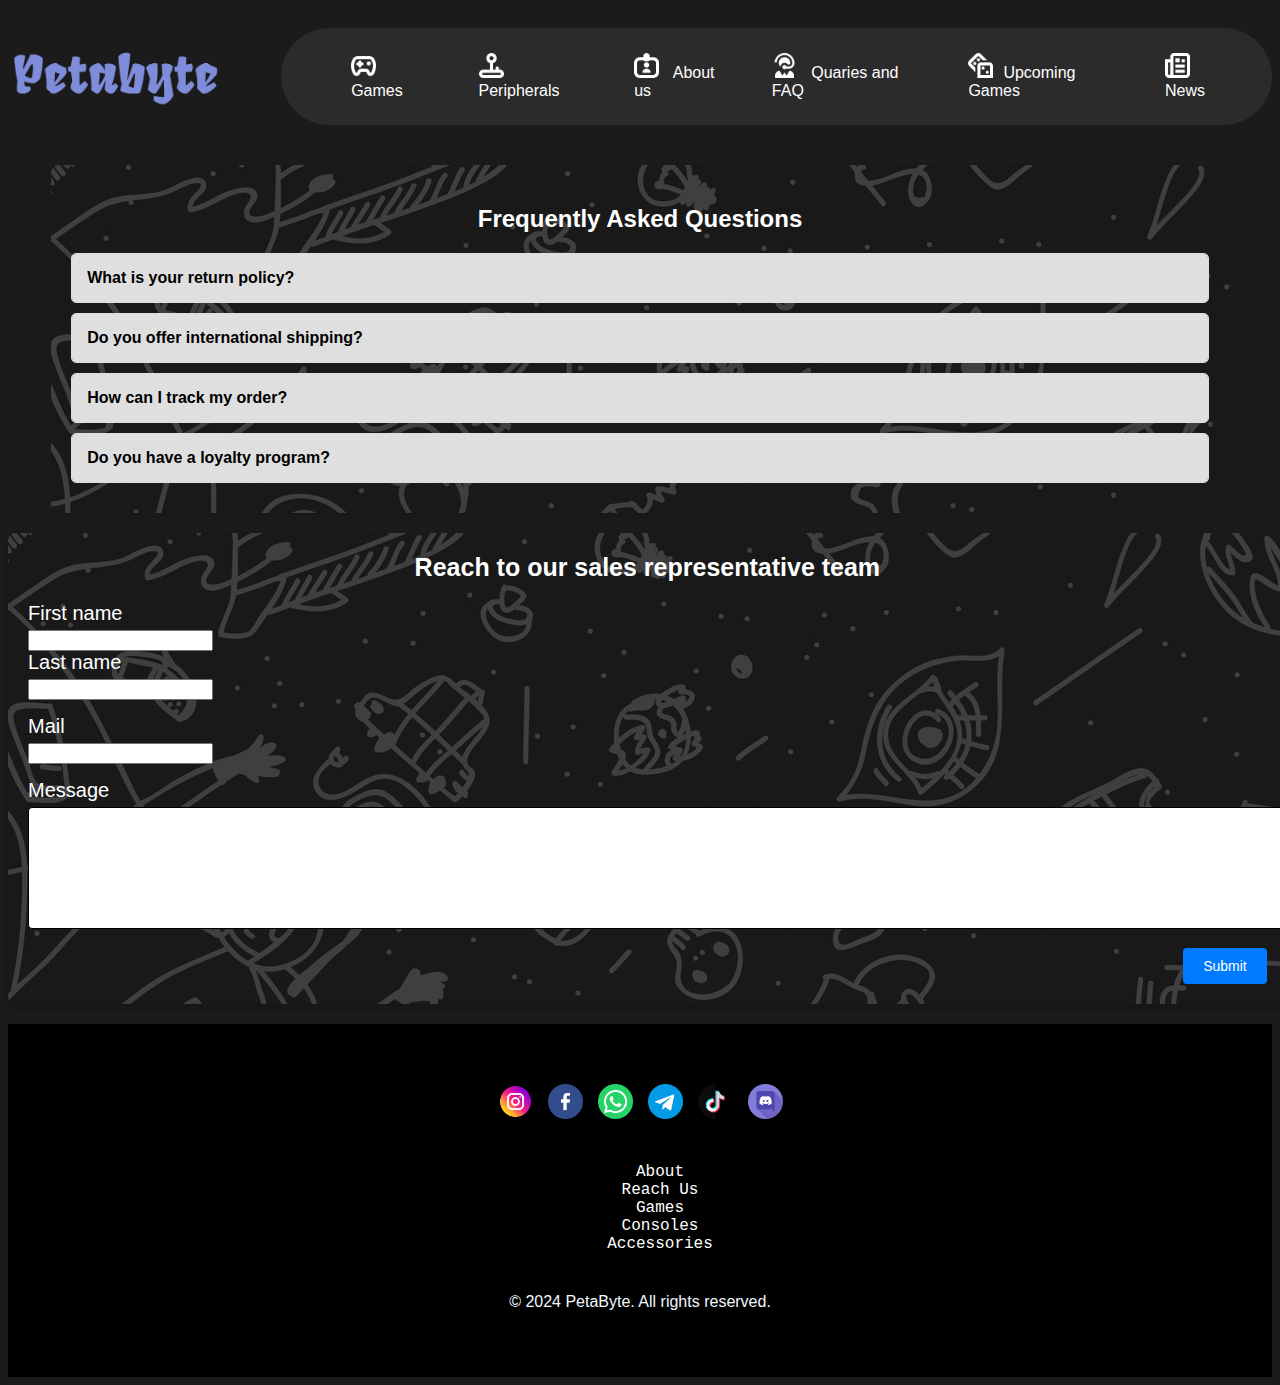
<file: contact.html>
<!DOCTYPE html>
<html lang="en">
<head>
    <meta charset="UTF-8">
    <meta name="viewport" content="width=device-width, initial-scale=1.0">
    <title>Petabyte</title>
    <!--linking external css file-->
    <link rel="stylesheet" href="styles/contact.css">
</head>

<body style="background-color: rgb(27, 27, 27);">

<header>

    <div class="logo"><a href="index.html"><img src="nav/petabyte-high-resolution-logo-transparent.png" alt="petabyte logo" class="logo"></a></div>

    <!--navigation bar-->
        <nav>
        <ul>
            
            <li><a href="games.html"><img src="nav\gamepad.png" width="25px" style="margin-right: 10px;" > Games</a></li>
            <li><a href="accessories.html"><img src="nav\joystick.png" width="25px" style="margin-right: 10px;"> Peripherals</a></li>
            <li><a href="about.html"><img src="nav\id-card-clip-alt.png" width="25px" style="margin-right: 10px;"> About us</a></li>
            <li><a href="contact.html"><img src="nav\customer-service.png" width="25px" style="margin-right: 10px;"> Quaries and FAQ</a></li>
            <li><a href="upcoming.html"><img src="nav\upcoming games.png"width="25px" style="margin-right: 10px;">Upcoming Games</a></li>
            <li><a href=""><img src="images/newspaper.png"width="25px" style="margin-right: 10px;">News</a></li>
        </ul>
        </nav>
        </div>     
        
       
        <div class="hamburger"><img src="nav/wefw.png" width="25px" height="25px"> </div>

</header>


<main>


<body>
    <div class="faq-container">
        <h2 style="color: white; font-family: 'Franklin Gothic Medium', 'Arial Narrow', Arial, sans-serif;">Frequently Asked Questions</h2>
        <div class="faq-item">
            <input type="checkbox" id="faq1">
            <label class="faq-label" for="faq1">What is your return policy?</label>
            <div class="faq-answer">We accept returns within 30 days of purchase. Items must be in their original condition with a receipt or proof of purchase.</div>
        </div>
        <div class="faq-item">
            <input type="checkbox" id="faq2">
            <label class="faq-label" for="faq2">Do you offer international shipping?</label>
            <div class="faq-answer">Yes, we ship to most countries worldwide. Shipping rates and delivery times vary by location.</div>
        </div>
        <div class="faq-item">
            <input type="checkbox" id="faq3">
            <label class="faq-label" for="faq3">How can I track my order?</label>
            <div class="faq-answer">Once your order is shipped, you will receive a tracking number via email to monitor your package's progress.</div>
        </div>
        <div class="faq-item">
            <input type="checkbox" id="faq4">
            <label class="faq-label" for="faq4">Do you have a loyalty program?</label>
            <div class="faq-answer">Yes, our loyalty program offers exclusive discounts and rewards points for every purchase. Sign up on our website to start earning today!</div>
        </div>
    </div>
</body>



    <div class="form-container">
        <div class="form-header">Reach to our sales representative team</div>
        <form>
            <div class="form-group">
                <div>
                    <label for="first-name">First name</label>
                    <input type="text" id="first-name" name="first-name" required>
                </div>
                <div>
                    <label for="last-name">Last name</label>
                    <input type="text" id="last-name" name="last-name" required>
                </div>
            </div>
            <div class="form-group">
                <label for="email">Mail</label>
                <input type="email" id="email" name="email" required>
            </div>
            <div class="form-group">
                <label for="message">Message</label>
                <textarea id="message" name="message" required></textarea>
            </div>
            <div class="form-actions">
                <button type="submit">Submit</button>
            </div>      



</div>



</main>


<footer>
    <div class="socials"><!--social media links-->
        <a href="www.instagram.com"><img src="images/socials/instagram.png" alt="instagram" ></a>
        <a href="www.facebook.com"><img src="images/socials/facebook.png" alt="Facebook"></a>
        <a href="web.whatsapp.com"><img src="images/socials/social.png" alt="Whatsapp"></a>
        <a href="www.telegram.com"><img src="images/socials/telegram.png" alt="telegram"></a>
        <a href="www.tiktok.com"><img src="images/socials/tik-tok.png" alt="tik-tok"></a>
        <a href="www.discord.com"><img src="images/socials/discord.png" alt="discord"></a>
    </div>

    <div class="nav_foot">
        <ul>
            <li type="none" ><a href="">About</a></li>
            <li type="none"><a href="">Reach Us</a></li>
            <li type="none"><a href="">Games</a></li>
            <li type="none"><a href="">Consoles</a></li>
            <li type="none"><a href="">Accessories</a></li>
        </ul>
    </div>

    <p>&copy; 2024 PetaByte. All rights reserved.</p>
 
    
</footer>
</file>
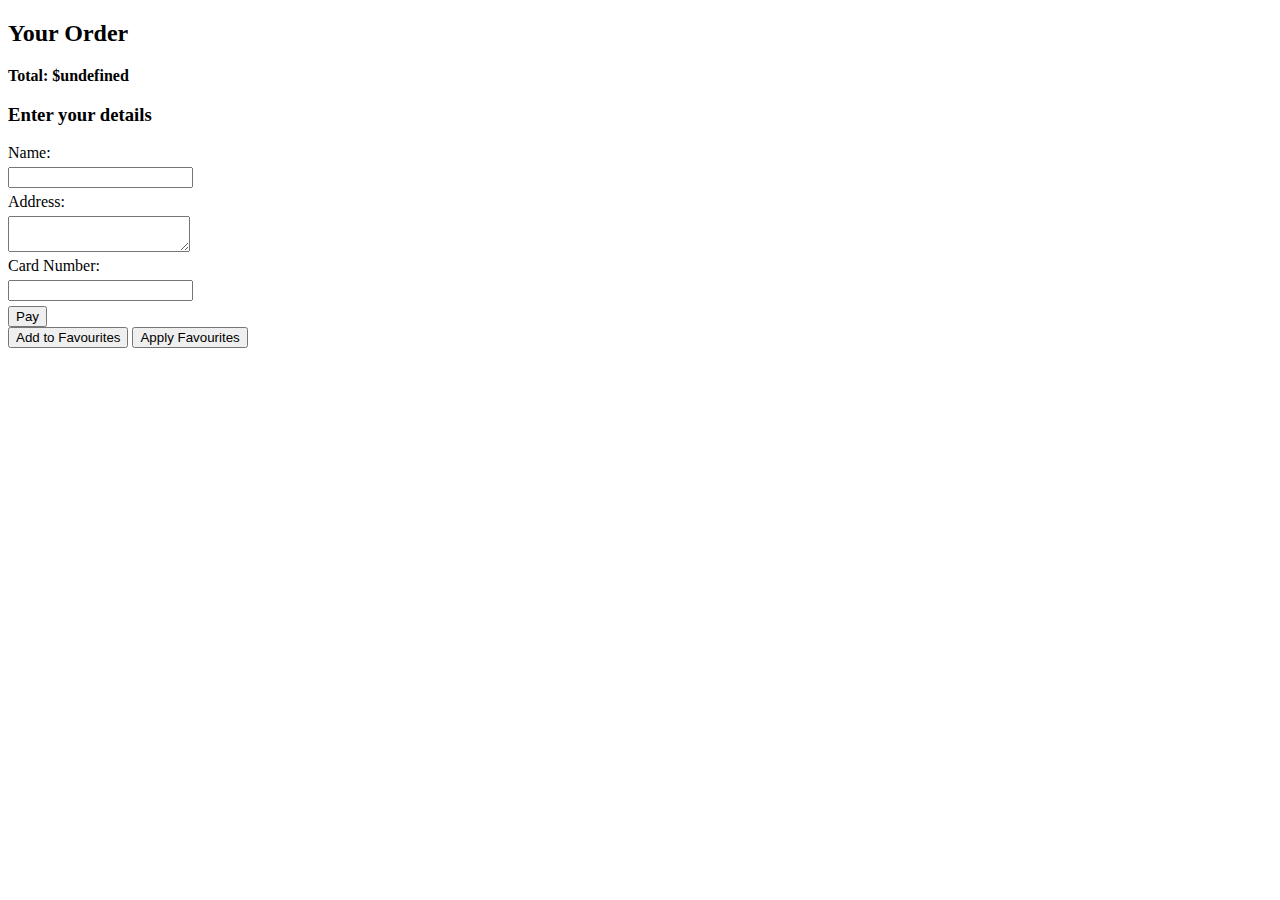
<file: form.html>
<!DOCTYPE html>
<html lang="en">
<head>
  <meta charset="UTF-8">
  <title>Order Page</title>
  <style>
    input, textarea {
      margin: 5px 0;
      display: block;
    }
  </style>
</head>
<body>
  <h2>Your Order</h2>
  <div id="orderSummary"></div>

  <h3>Enter your details</h3>
  <form id="orderForm">
    <label>Name: <input type="text" id="name" required></label>
    <label>Address: <textarea id="address" required></textarea></label>
    <label>Card Number: <input type="text" id="card" required></label>
    <button type="button" onclick="payNow()">Pay</button>
  </form>

  <button onclick="saveFavourite()">Add to Favourites</button>
  <button onclick="applyFavourite()">Apply Favourites</button>

  <p id="confirmationMessage"></p>

  <script>
    const orderSummary = document.getElementById('orderSummary');
    const cartData = JSON.parse(localStorage.getItem('currentCart')) || {};

    function displayOrder() {
      let summary = '<ul>';
      for (let item in cartData) {
        if (item !== 'total' && parseInt(cartData[item]) > 0) {
          summary += `<li>${item}: ${cartData[item]}</li>`;
        }
      }
      summary += `</ul><strong>Total: $${cartData.total}</strong>`;
      orderSummary.innerHTML = summary;
    }

    function payNow() {
      const name = document.getElementById('name').value.trim();
      const address = document.getElementById('address').value.trim();
      const card = document.getElementById('card').value.trim();
      const message = document.getElementById('confirmationMessage');

      if (!name || !address || !card) {
        alert("Please fill all fields correctly.");
        return;
      }

      const deliveryDate = new Date();
      deliveryDate.setDate(deliveryDate.getDate() + 3); // estimated 3 days delivery
      message.innerHTML = `<strong>Thank you for your purchase, ${name}!</strong><br>Your items will be delivered by <strong>${deliveryDate.toDateString()}</strong>.`;
    }

    function saveFavourite() {
      localStorage.setItem('favouriteOrder', JSON.stringify(cartData));
      alert("Order saved as favourite.");
    }

    function applyFavourite() {
      const fav = JSON.parse(localStorage.getItem('favouriteOrder'));
      if (!fav) return alert("No favourite order saved.");
      localStorage.setItem('currentCart', JSON.stringify(fav));
      window.location.reload();
    }

    displayOrder();
  </script>
</body>
</html>
</file>
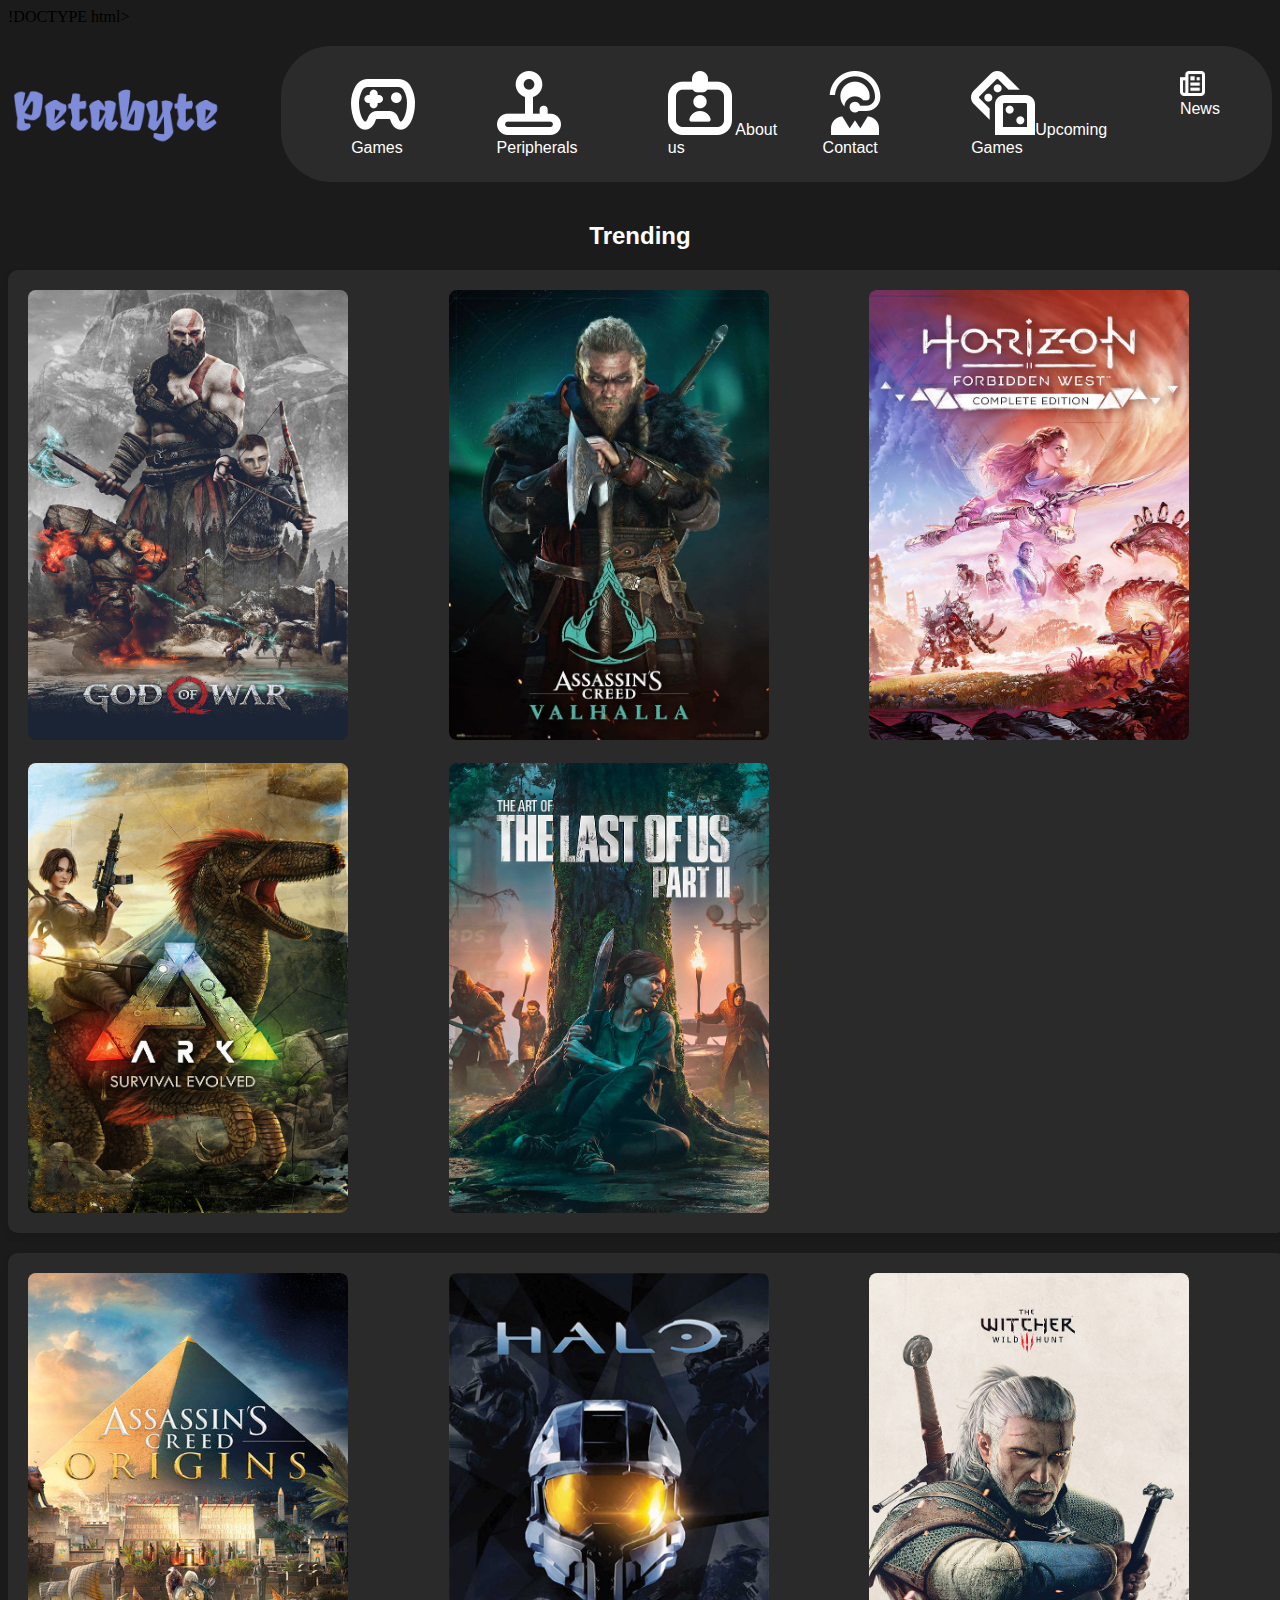
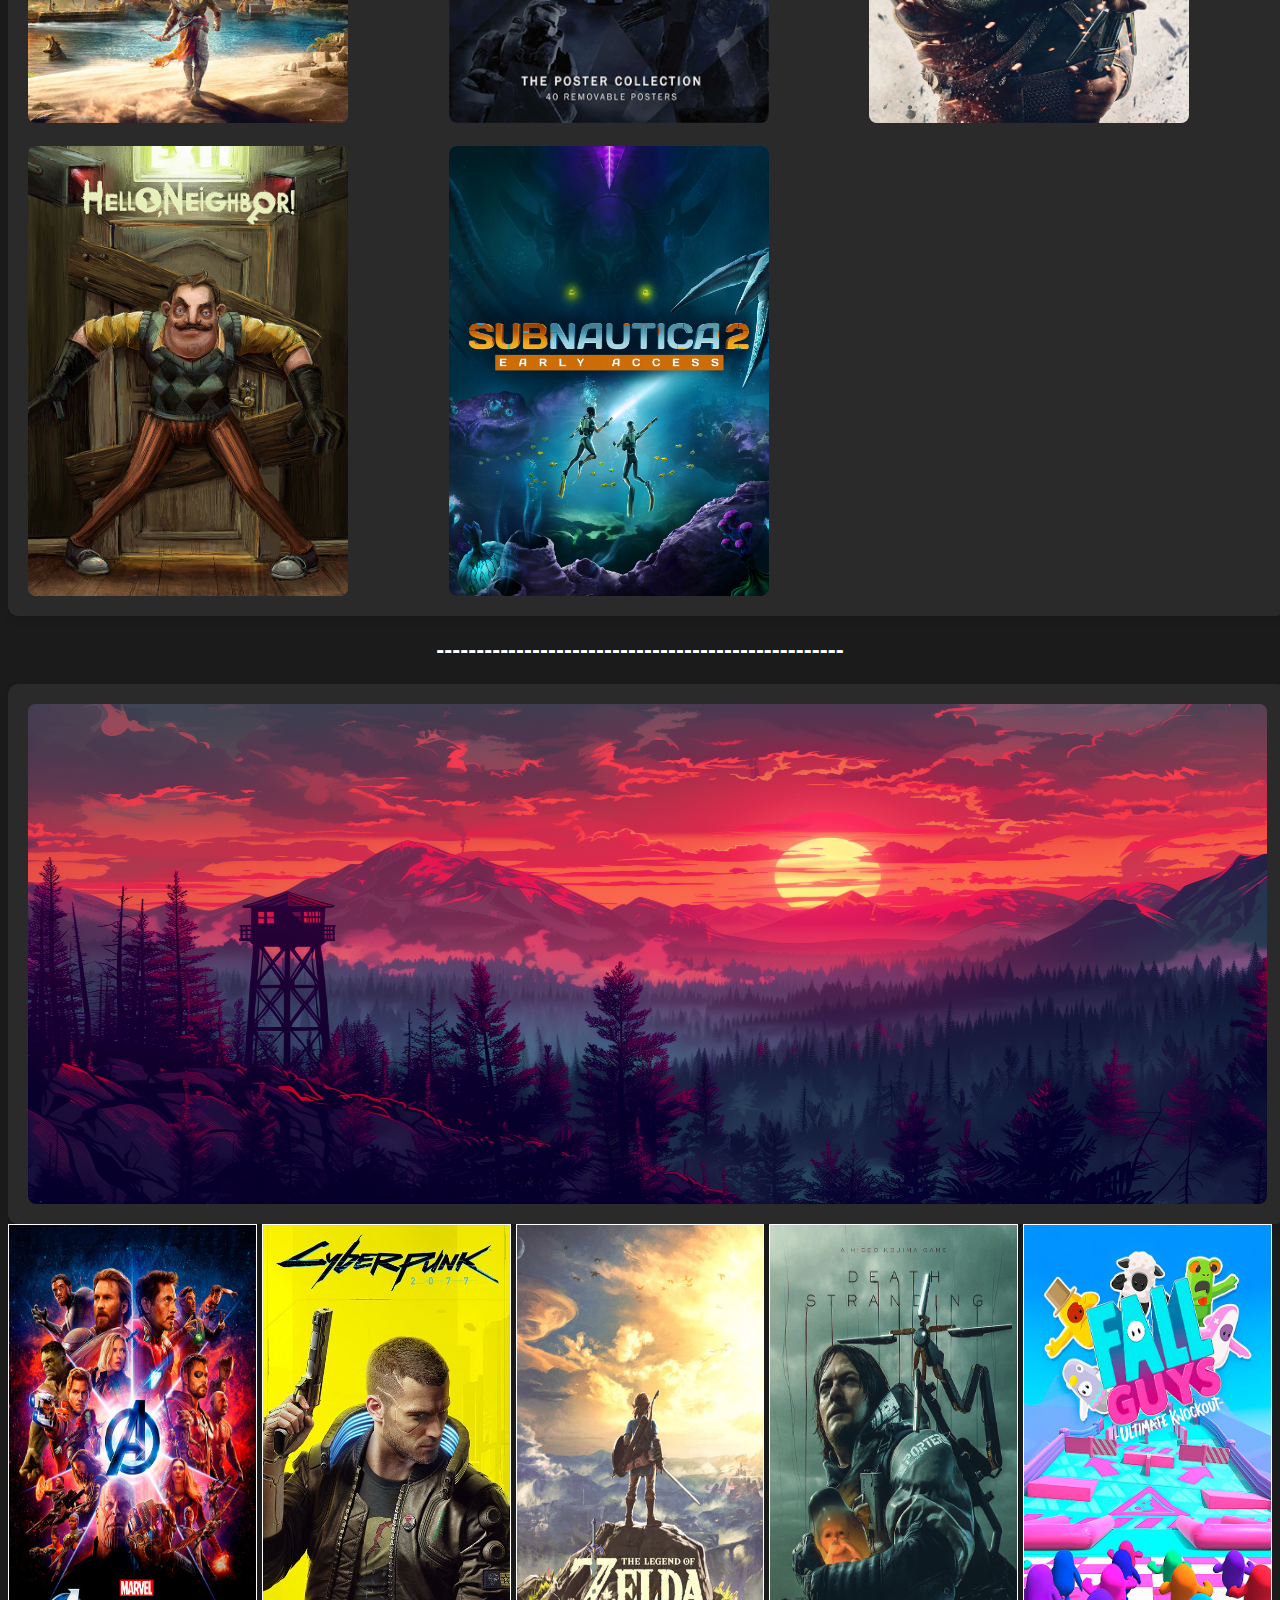
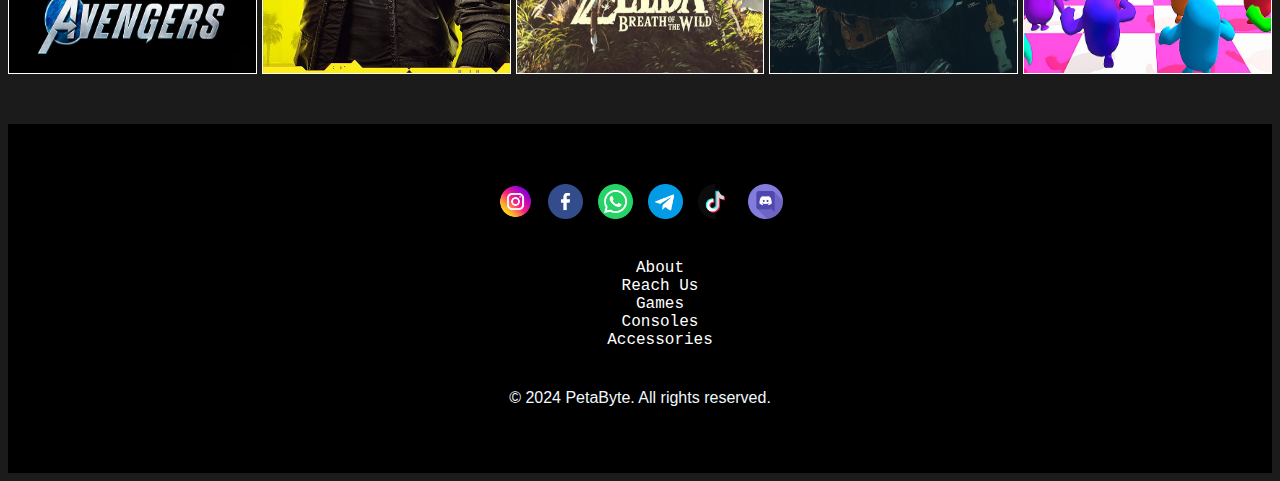
<file: games new.html>
!DOCTYPE html>
<html lang="en">
<head>
  <meta charset="UTF-8">
  <meta name="viewport" content="width=device-width, initial-scale=1.0">
  <title>Games</title>
  <link rel="stylesheet" href="styles/games.css">
</head>

<body>
  <body style="background-color: rgb(27, 27, 27);">

    <header>
    
        <div class="logo"><a href="index.html"><img src="nav/petabyte-high-resolution-logo-transparent.png" alt="petabyte logo" class="logo"></a></div>
    
        <!--navigation bar-->
            <nav>
            <ul>
                
                <li><a href="games.html"><img src="nav/gamepad.png" class="nav-icon" > Games</a></li>
                <li><a href="accessories2.html"><img src="nav/joystick.png" class="nav-icon"> Peripherals</a></li>
                <li><a href="about.html"><img src="nav/id-card-clip-alt.png" class="nav-icon"> About us</a></li>
                <li><a href="contact.html"><img src="nav/customer-service.png" class="nav-icon"> Contact</a></li>
                <li><a href="upcoming.html"><img src="nav/upcoming games.png"class="nav-icon">Upcoming Games</a></li>
                <li><a href="news.html"><img src="images/newspaper.png"width="25px" class="nav-icon">News</a></li>
            </ul>
            </nav>
            </div>     
            
           
            <div class="hamburger"><img src="nav/wefw.png" width="25px" height="25px"> </div>
    
    </header>

    <main>

      <h2 style="color: white; text-align: center; font-family: 'Segoe UI', Tahoma, Geneva, Verdana, sans-serif;">Trending</h2>
      <div class="grid-container">
                  <div class="grid-item"><img src="images/games/mL1744_1024x1024.jpg" alt="Placeholder">
                    <div class="info">
                      <h2>Unchared 4</h2>
                      <p>Platforms: PlayStation 4, PlayStation 5, Microsoft Windows
                          Genres: Action-adventure game, Puzzle Video Game, Platform game, Stealth game, Third-person shooter
                          Initial release date: May 10, 2016
                          Developer: Naughty Dog</p>
                  </div></div>
                  <div class="grid-item"><img src="images/games/assassin-s-creed-valhalla-poster-61x91-5cm-new-gaming-38035-p.jpg" alt="Placeholder">
                    <div class="info">
                      <h2>Unchared 4</h2>
                      <p>Platforms: PlayStation 4, PlayStation 5, Microsoft Windows
                          Genres: Action-adventure game, Puzzle Video Game, Platform game, Stealth game, Third-person shooter
                          Initial release date: May 10, 2016
                          Developer: Naughty Dog</p>
                  </div></div>
                  <div class="grid-item"><img src="images/games/mL7142_1024x1024.jpg" alt="Placeholder">
                    <div class="info">
                      <h2>Unchared 4</h2>
                      <p>Platforms: PlayStation 4, PlayStation 5, Microsoft Windows
                          Genres: Action-adventure game, Puzzle Video Game, Platform game, Stealth game, Third-person shooter
                          Initial release date: May 10, 2016
                          Developer: Naughty Dog</p>
                  </div></div>
                  <div class="grid-item"><img src="images/games/mL2589_1024x1024.jpg" alt="Placeholder">
                    <div class="info">
                      <h2>Unchared 4</h2>
                      <p>Platforms: PlayStation 4, PlayStation 5, Microsoft Windows
                          Genres: Action-adventure game, Puzzle Video Game, Platform game, Stealth game, Third-person shooter
                          Initial release date: May 10, 2016
                          Developer: Naughty Dog</p>
                  </div></div>
                  <div class="grid-item"><img src="images/games/mL4518_1024x1024.jpg" alt="Placeholder">
                    <div class="info">
                      <h2>Unchared 4</h2>
                      <p>Platforms: PlayStation 4, PlayStation 5, Microsoft Windows
                          Genres: Action-adventure game, Puzzle Video Game, Platform game, Stealth game, Third-person shooter
                          Initial release date: May 10, 2016
                          Developer: Naughty Dog</p>
                  </div></div>
                  

     </div>

     <h2 style="color: white; text-align: center; font-family: 'Segoe UI', Tahoma, Geneva, Verdana, sans-serif;"></h2>
     <div class="grid-container">
                 <div class="grid-item"><img src="images/games/fp4542-assassins-creed-origins-poster.jpg" alt="Placeholder">
                  <div class="info">
                    <h2>Unchared 4</h2>
                    <p>Platforms: PlayStation 4, PlayStation 5, Microsoft Windows
                        Genres: Action-adventure game, Puzzle Video Game, Platform game, Stealth game, Third-person shooter
                        Initial release date: May 10, 2016
                        Developer: Naughty Dog</p>
                </div></div>
                 <div class="grid-item"><img src="images/games/halo-9781608874255_hr.png" alt="Placeholder">
                  <div class="info">
                    <h2>Unchared 4</h2>
                    <p>Platforms: PlayStation 4, PlayStation 5, Microsoft Windows
                        Genres: Action-adventure game, Puzzle Video Game, Platform game, Stealth game, Third-person shooter
                        Initial release date: May 10, 2016
                        Developer: Naughty Dog</p>
                </div></div>
                 <div class="grid-item"><img src="images/games/mL3702_1024x1024.jpg" alt="Placeholder">
                  <div class="info">
                    <h2>Unchared 4</h2>
                    <p>Platforms: PlayStation 4, PlayStation 5, Microsoft Windows
                        Genres: Action-adventure game, Puzzle Video Game, Platform game, Stealth game, Third-person shooter
                        Initial release date: May 10, 2016
                        Developer: Naughty Dog</p>
                </div></div>
                 <div class="grid-item"><img src="images/games/mL2130_662d98c9-3096-4e78-92bb-51bc26930350_1024x1024.jpg" alt="Placeholder">
                  <div class="info">
                    <h2>Unchared 4</h2>
                    <p>Platforms: PlayStation 4, PlayStation 5, Microsoft Windows
                        Genres: Action-adventure game, Puzzle Video Game, Platform game, Stealth game, Third-person shooter
                        Initial release date: May 10, 2016
                        Developer: Naughty Dog</p>
                </div></div>
                 <div class="grid-item"><img src="images/games/subnautica-2-gpqlh.png" alt="Placeholder">
                  <div class="info">
                    <h2>Unchared 4</h2>
                    <p>Platforms: PlayStation 4, PlayStation 5, Microsoft Windows
                        Genres: Action-adventure game, Puzzle Video Game, Platform game, Stealth game, Third-person shooter
                        Initial release date: May 10, 2016
                        Developer: Naughty Dog</p>
                </div></div>
    </div>

    
    <h2 style="color: white; text-align: center; font-family: 'Segoe UI', Tahoma, Geneva, Verdana, sans-serif;">---------------------------------------------------</h2>

    <div class="grid-container_wide">
      <div class="grid-item_w"><img src="images/games/thumb-1920-1363709.png" alt="Placeholder">
        <div class="info"><h1>FIREWATCH</h1></div>
      </div>
    </div>



    <div class="grid-container2">
      <div class="grid-item2"><img src="images/games/mL4675_1024x1024.jpg" alt="Image 1">
      <div class="info">ijifoerjfijeiorjfioejfiewjiofjfiojfei</div></div>

      <div class="grid-item3"><img src="images/games/0500c6011d86c2e950dbef925db6a086.jpg" alt="Image 2">
        <div class="info">ijifoerjfijeiorjfioejfiewjiofjfiojfei</div></div>
      <div class="grid-item4"><img src="images/games/pst1131_Zelda_Breath_of_the-_Wild_BOTW_Poster_grande.png" alt="Image 3">
        <div class="info">ijifoerjfijeiorjfioejfiewjiofjfiojfei</div></div>
      <div class="grid-item5"><img src="images/games/mL3850_1024x1024.jpg" alt="Image 4">
        <div class="info">ijifoerjfijeiorjfioejfiewjiofjfiojfei</div></div>
      <div class="grid-item6"><img src="images/games/mL4590_1024x1024.jpg" alt="Image 5">
        <div class="info">ijifoerjfijeiorjfioejfiewjiofjfiojfei</div></div>
    </div>
    





















    </main>





    
    <footer>
      <div class="socials"><!--social media links-->
          <a href="www.instagram.com"><img src="images/socials\instagram.png" alt="instagram" ></a>
          <a href="www.facebook.com"><img src="images/socials\facebook.png" alt="Facebook"></a>
          <a href="web.whatsapp.com"><img src="images/socials\social.png" alt="Whatsapp"></a>
          <a href="www.telegram.com"><img src="images/socials\telegram.png" alt="telegram"></a>
          <a href="www.tiktok.com"><img src="images/socials\tik-tok.png" alt="tik-tok"></a>
          <a href="www.discord.com"><img src="images/socials\discord.png" alt="discord"></a>
      </div>

      <div class="nav_foot">
          <ul>
              <li type="none" ><a href="">About</a></li>
              <li type="none"><a href="">Reach Us</a></li>
              <li type="none"><a href="">Games</a></li>
              <li type="none"><a href="">Consoles</a></li>
              <li type="none"><a href="">Accessories</a></li>
          </ul>
      </div>

      <p>&copy; 2024 PetaByte. All rights reserved.</p>

      
    </footer>
</file>
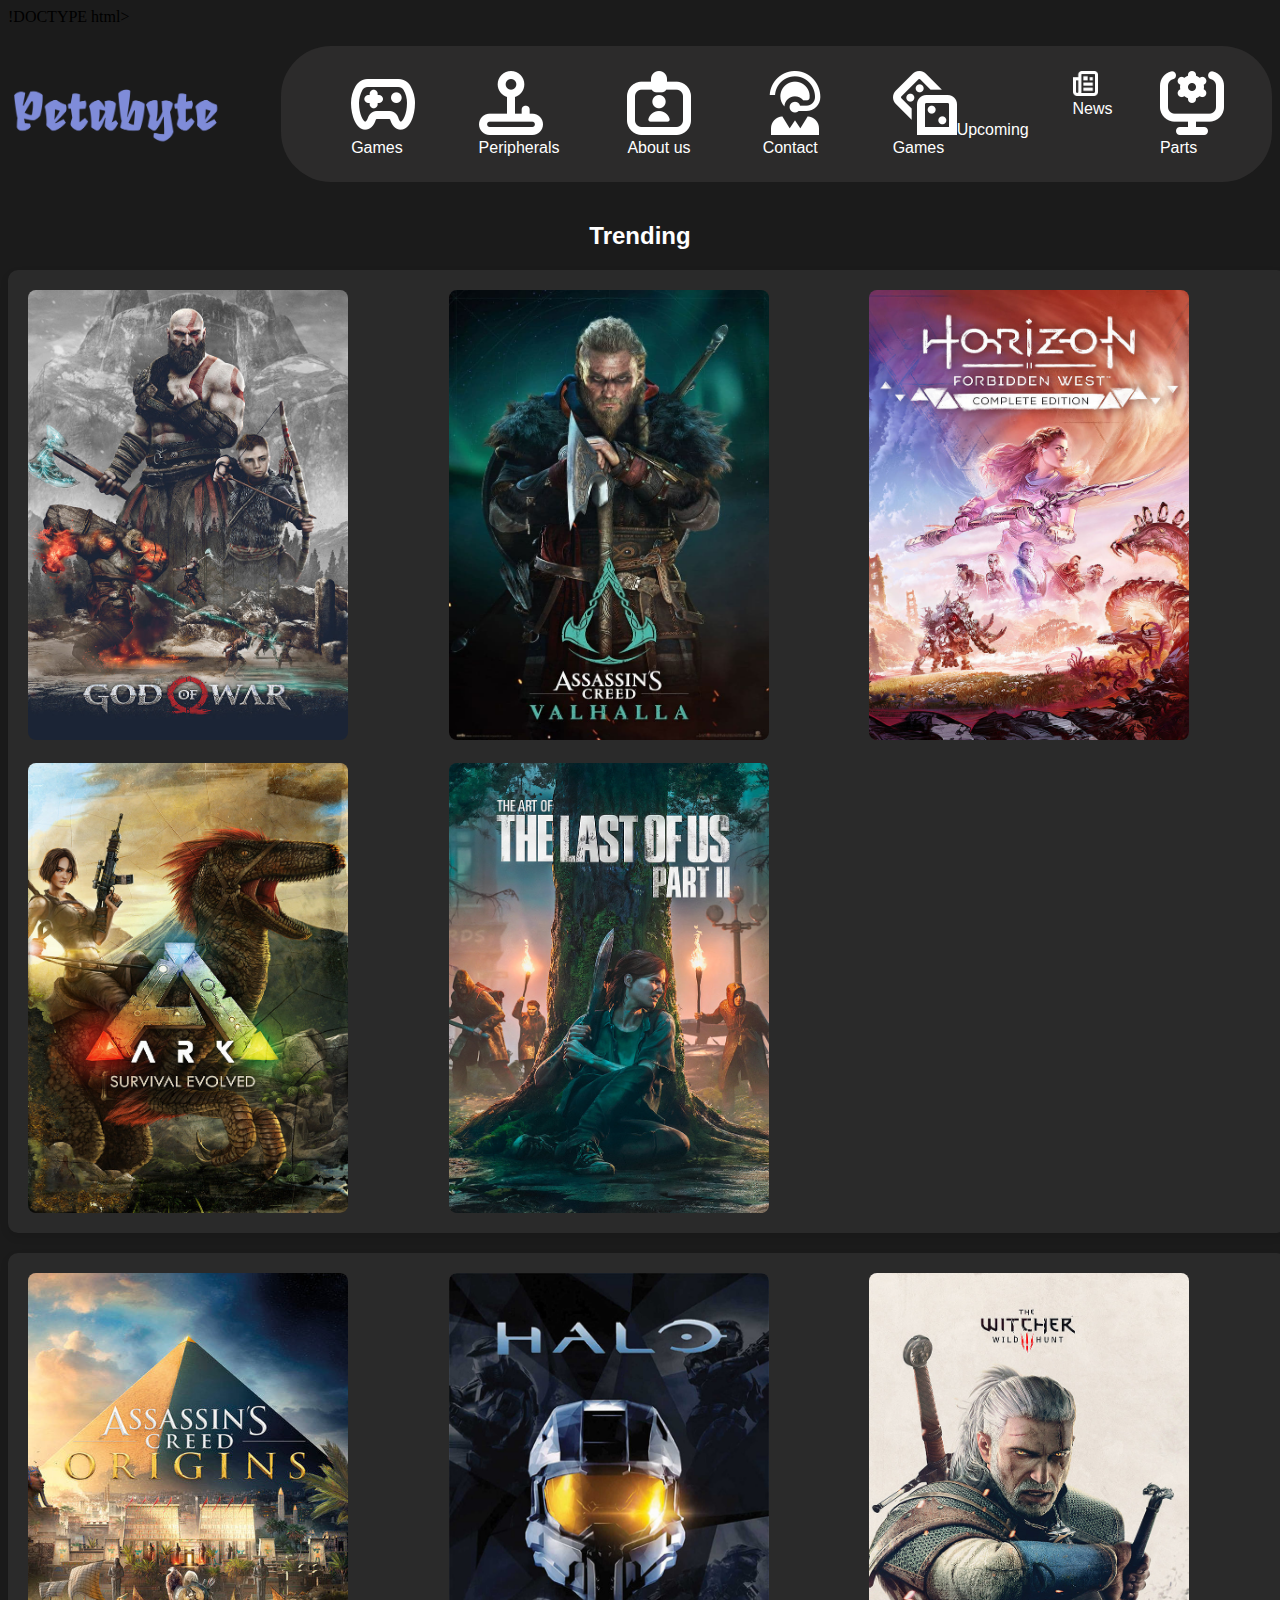
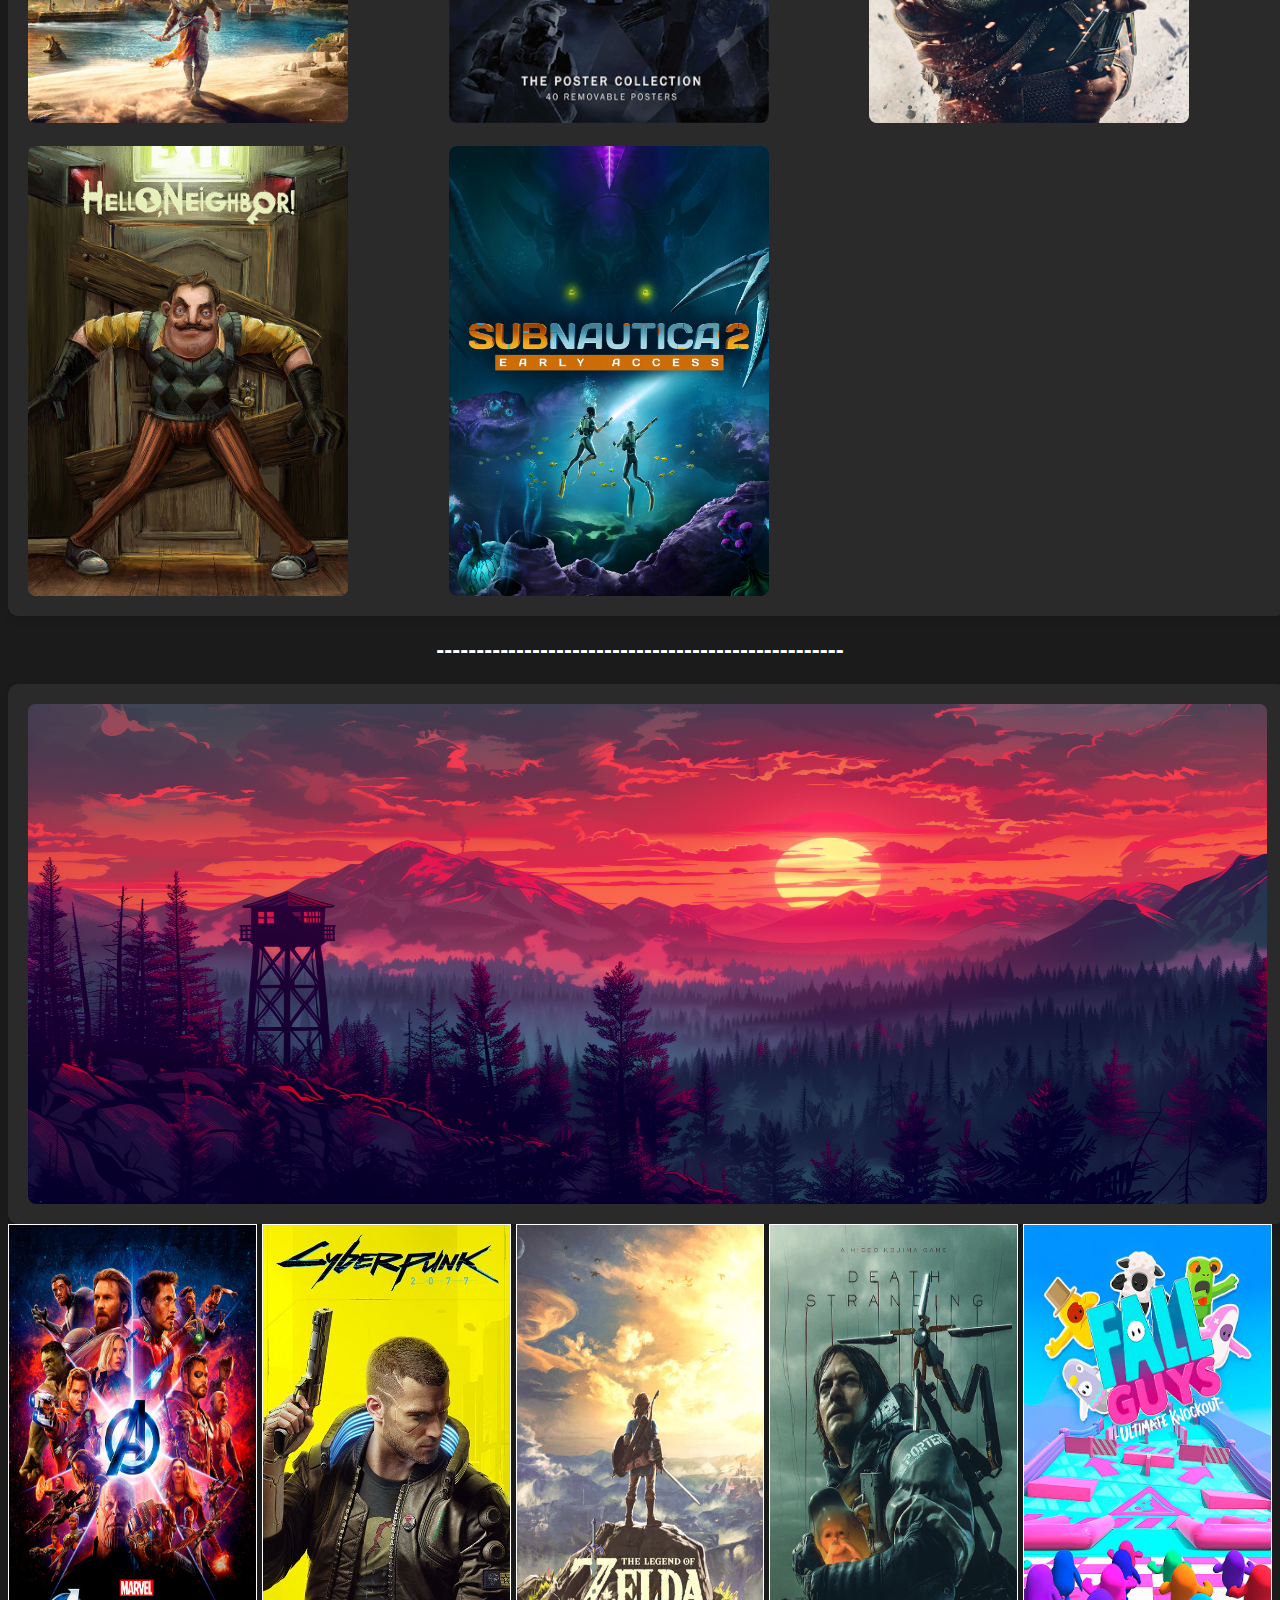
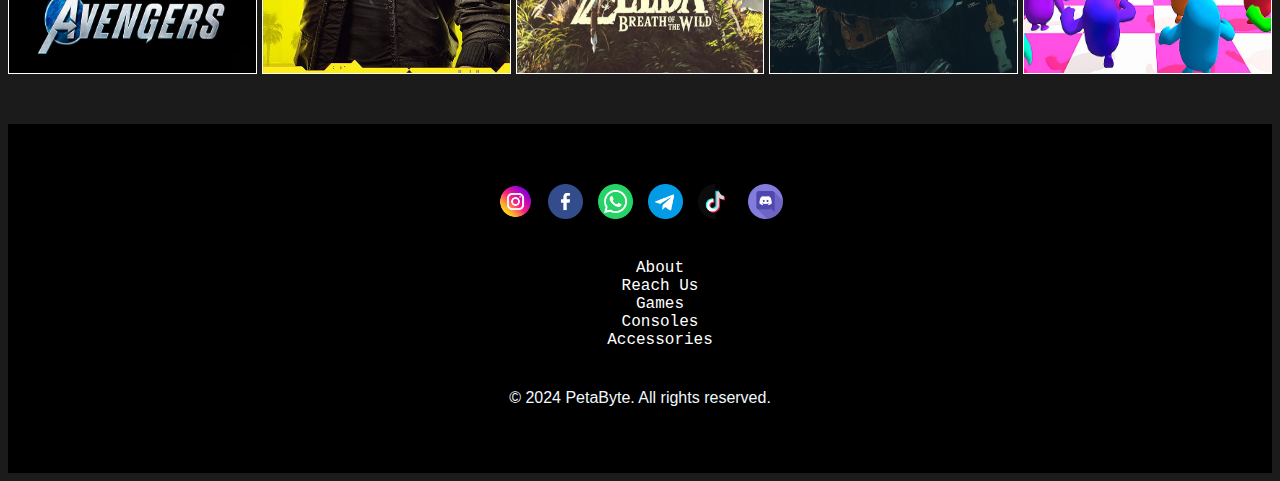
<file: games-new.html>
!DOCTYPE html>
<html lang="en">
<head>
  <meta charset="UTF-8">
  <meta name="viewport" content="width=device-width, initial-scale=1.0">
  <title>Games</title>
  <link rel="stylesheet" href="styles/games.css">
</head>

<body>
  <body style="background-color: rgb(27, 27, 27);">

    <header>
    
        <div class="logo"><a href="index.html"><img src="nav/petabyte-high-resolution-logo-transparent.png" alt="petabyte logo" class="logo"></a></div>
    
        <!--navigation bar-->
            <nav>
            <ul>
                
                <li><a href="games.html"><img src="nav/gamepad.png" class="nav-icon" > Games</a></li>
                <li><a href="accessories2.html"><img src="nav/joystick.png" class="nav-icon"> Peripherals</a></li>
                <li><a href="about.html"><img src="nav/id-card-clip-alt.png" class="nav-icon"> About us</a></li>
                <li><a href="contact.html"><img src="nav/customer-service.png" class="nav-icon"> Contact</a></li>
                <li><a href="upcoming.html"><img src="nav/upcoming games.png"class="nav-icon">Upcoming Games</a></li>
                <li><a href="news.html"><img src="images/newspaper.png"width="25px" class="nav-icon">News</a></li>
               <li><a href="parts.html"><img src="images/parts.png" class="nav-icon" alt="news"> Parts</a></li>
            </ul>
            </nav>
            </div>     
            
           
            <div class="hamburger"><img src="nav/wefw.png" width="25px" height="25px"> </div>
    
    </header>

    <main>

      <h2 style="color: white; text-align: center; font-family: 'Segoe UI', Tahoma, Geneva, Verdana, sans-serif;">Trending</h2>
      <div class="grid-container">
                  <div class="grid-item"><img src="images/games/mL1744_1024x1024.jpg" alt="Placeholder">
                    <div class="info">
                      <h2>Unchared 4</h2>
                      <p>Platforms: PlayStation 4, PlayStation 5, Microsoft Windows
                          Genres: Action-adventure game, Puzzle Video Game, Platform game, Stealth game, Third-person shooter
                          Initial release date: May 10, 2016
                          Developer: Naughty Dog</p>
                  </div></div>
                  <div class="grid-item"><img src="images/games/assassin-s-creed-valhalla-poster-61x91-5cm-new-gaming-38035-p.jpg" alt="Placeholder">
                    <div class="info">
                      <h2>Unchared 4</h2>
                      <p>Platforms: PlayStation 4, PlayStation 5, Microsoft Windows
                          Genres: Action-adventure game, Puzzle Video Game, Platform game, Stealth game, Third-person shooter
                          Initial release date: May 10, 2016
                          Developer: Naughty Dog</p>
                  </div></div>
                  <div class="grid-item"><img src="images/games/mL7142_1024x1024.jpg" alt="Placeholder">
                    <div class="info">
                      <h2>Unchared 4</h2>
                      <p>Platforms: PlayStation 4, PlayStation 5, Microsoft Windows
                          Genres: Action-adventure game, Puzzle Video Game, Platform game, Stealth game, Third-person shooter
                          Initial release date: May 10, 2016
                          Developer: Naughty Dog</p>
                  </div></div>
                  <div class="grid-item"><img src="images/games/mL2589_1024x1024.jpg" alt="Placeholder">
                    <div class="info">
                      <h2>Unchared 4</h2>
                      <p>Platforms: PlayStation 4, PlayStation 5, Microsoft Windows
                          Genres: Action-adventure game, Puzzle Video Game, Platform game, Stealth game, Third-person shooter
                          Initial release date: May 10, 2016
                          Developer: Naughty Dog</p>
                  </div></div>
                  <div class="grid-item"><img src="images/games/mL4518_1024x1024.jpg" alt="Placeholder">
                    <div class="info">
                      <h2>Unchared 4</h2>
                      <p>Platforms: PlayStation 4, PlayStation 5, Microsoft Windows
                          Genres: Action-adventure game, Puzzle Video Game, Platform game, Stealth game, Third-person shooter
                          Initial release date: May 10, 2016
                          Developer: Naughty Dog</p>
                  </div></div>
                  

     </div>

     <h2 style="color: white; text-align: center; font-family: 'Segoe UI', Tahoma, Geneva, Verdana, sans-serif;"></h2>
     <div class="grid-container">
                 <div class="grid-item"><img src="images/games/fp4542-assassins-creed-origins-poster.jpg" alt="Placeholder">
                  <div class="info">
                    <h2>Unchared 4</h2>
                    <p>Platforms: PlayStation 4, PlayStation 5, Microsoft Windows
                        Genres: Action-adventure game, Puzzle Video Game, Platform game, Stealth game, Third-person shooter
                        Initial release date: May 10, 2016
                        Developer: Naughty Dog</p>
                </div></div>
                 <div class="grid-item"><img src="images/games/halo-9781608874255_hr.png" alt="Placeholder">
                  <div class="info">
                    <h2>Unchared 4</h2>
                    <p>Platforms: PlayStation 4, PlayStation 5, Microsoft Windows
                        Genres: Action-adventure game, Puzzle Video Game, Platform game, Stealth game, Third-person shooter
                        Initial release date: May 10, 2016
                        Developer: Naughty Dog</p>
                </div></div>
                 <div class="grid-item"><img src="images/games/mL3702_1024x1024.jpg" alt="Placeholder">
                  <div class="info">
                    <h2>Unchared 4</h2>
                    <p>Platforms: PlayStation 4, PlayStation 5, Microsoft Windows
                        Genres: Action-adventure game, Puzzle Video Game, Platform game, Stealth game, Third-person shooter
                        Initial release date: May 10, 2016
                        Developer: Naughty Dog</p>
                </div></div>
                 <div class="grid-item"><img src="images/games/mL2130_662d98c9-3096-4e78-92bb-51bc26930350_1024x1024.jpg" alt="Placeholder">
                  <div class="info">
                    <h2>Unchared 4</h2>
                    <p>Platforms: PlayStation 4, PlayStation 5, Microsoft Windows
                        Genres: Action-adventure game, Puzzle Video Game, Platform game, Stealth game, Third-person shooter
                        Initial release date: May 10, 2016
                        Developer: Naughty Dog</p>
                </div></div>
                 <div class="grid-item"><img src="images/games/subnautica-2-gpqlh.png" alt="Placeholder">
                  <div class="info">
                    <h2>Unchared 4</h2>
                    <p>Platforms: PlayStation 4, PlayStation 5, Microsoft Windows
                        Genres: Action-adventure game, Puzzle Video Game, Platform game, Stealth game, Third-person shooter
                        Initial release date: May 10, 2016
                        Developer: Naughty Dog</p>
                </div></div>
    </div>

    
    <h2 style="color: white; text-align: center; font-family: 'Segoe UI', Tahoma, Geneva, Verdana, sans-serif;">---------------------------------------------------</h2>

    <div class="grid-container_wide">
      <div class="grid-item_w"><img src="images/games/thumb-1920-1363709.png" alt="Placeholder">
        <div class="info"><h1>FIREWATCH</h1></div>
      </div>
    </div>



    <div class="grid-container2">
      <div class="grid-item2"><img src="images/games/mL4675_1024x1024.jpg" alt="Image 1">
      <div class="info">ijifoerjfijeiorjfioejfiewjiofjfiojfei</div></div>

      <div class="grid-item3"><img src="images/games/0500c6011d86c2e950dbef925db6a086.jpg" alt="Image 2">
        <div class="info">ijifoerjfijeiorjfioejfiewjiofjfiojfei</div></div>
      <div class="grid-item4"><img src="images/games/pst1131_Zelda_Breath_of_the-_Wild_BOTW_Poster_grande.png" alt="Image 3">
        <div class="info">ijifoerjfijeiorjfioejfiewjiofjfiojfei</div></div>
      <div class="grid-item5"><img src="images/games/mL3850_1024x1024.jpg" alt="Image 4">
        <div class="info">ijifoerjfijeiorjfioejfiewjiofjfiojfei</div></div>
      <div class="grid-item6"><img src="images/games/mL4590_1024x1024.jpg" alt="Image 5">
        <div class="info">ijifoerjfijeiorjfioejfiewjiofjfiojfei</div></div>
    </div>
    





















    </main>





    
    <footer>
      <div class="socials"><!--social media links-->
          <a href="www.instagram.com"><img src="images/socials\instagram.png" alt="instagram" ></a>
          <a href="www.facebook.com"><img src="images/socials\facebook.png" alt="Facebook"></a>
          <a href="web.whatsapp.com"><img src="images/socials\social.png" alt="Whatsapp"></a>
          <a href="www.telegram.com"><img src="images/socials\telegram.png" alt="telegram"></a>
          <a href="www.tiktok.com"><img src="images/socials\tik-tok.png" alt="tik-tok"></a>
          <a href="www.discord.com"><img src="images/socials\discord.png" alt="discord"></a>
      </div>

      <div class="nav_foot">
          <ul>
              <li type="none" ><a href="">About</a></li>
              <li type="none"><a href="">Reach Us</a></li>
              <li type="none"><a href="">Games</a></li>
              <li type="none"><a href="">Consoles</a></li>
              <li type="none"><a href="">Accessories</a></li>
          </ul>
      </div>

      <p>&copy; 2024 PetaByte. All rights reserved.</p>

      
    </footer>
</file>
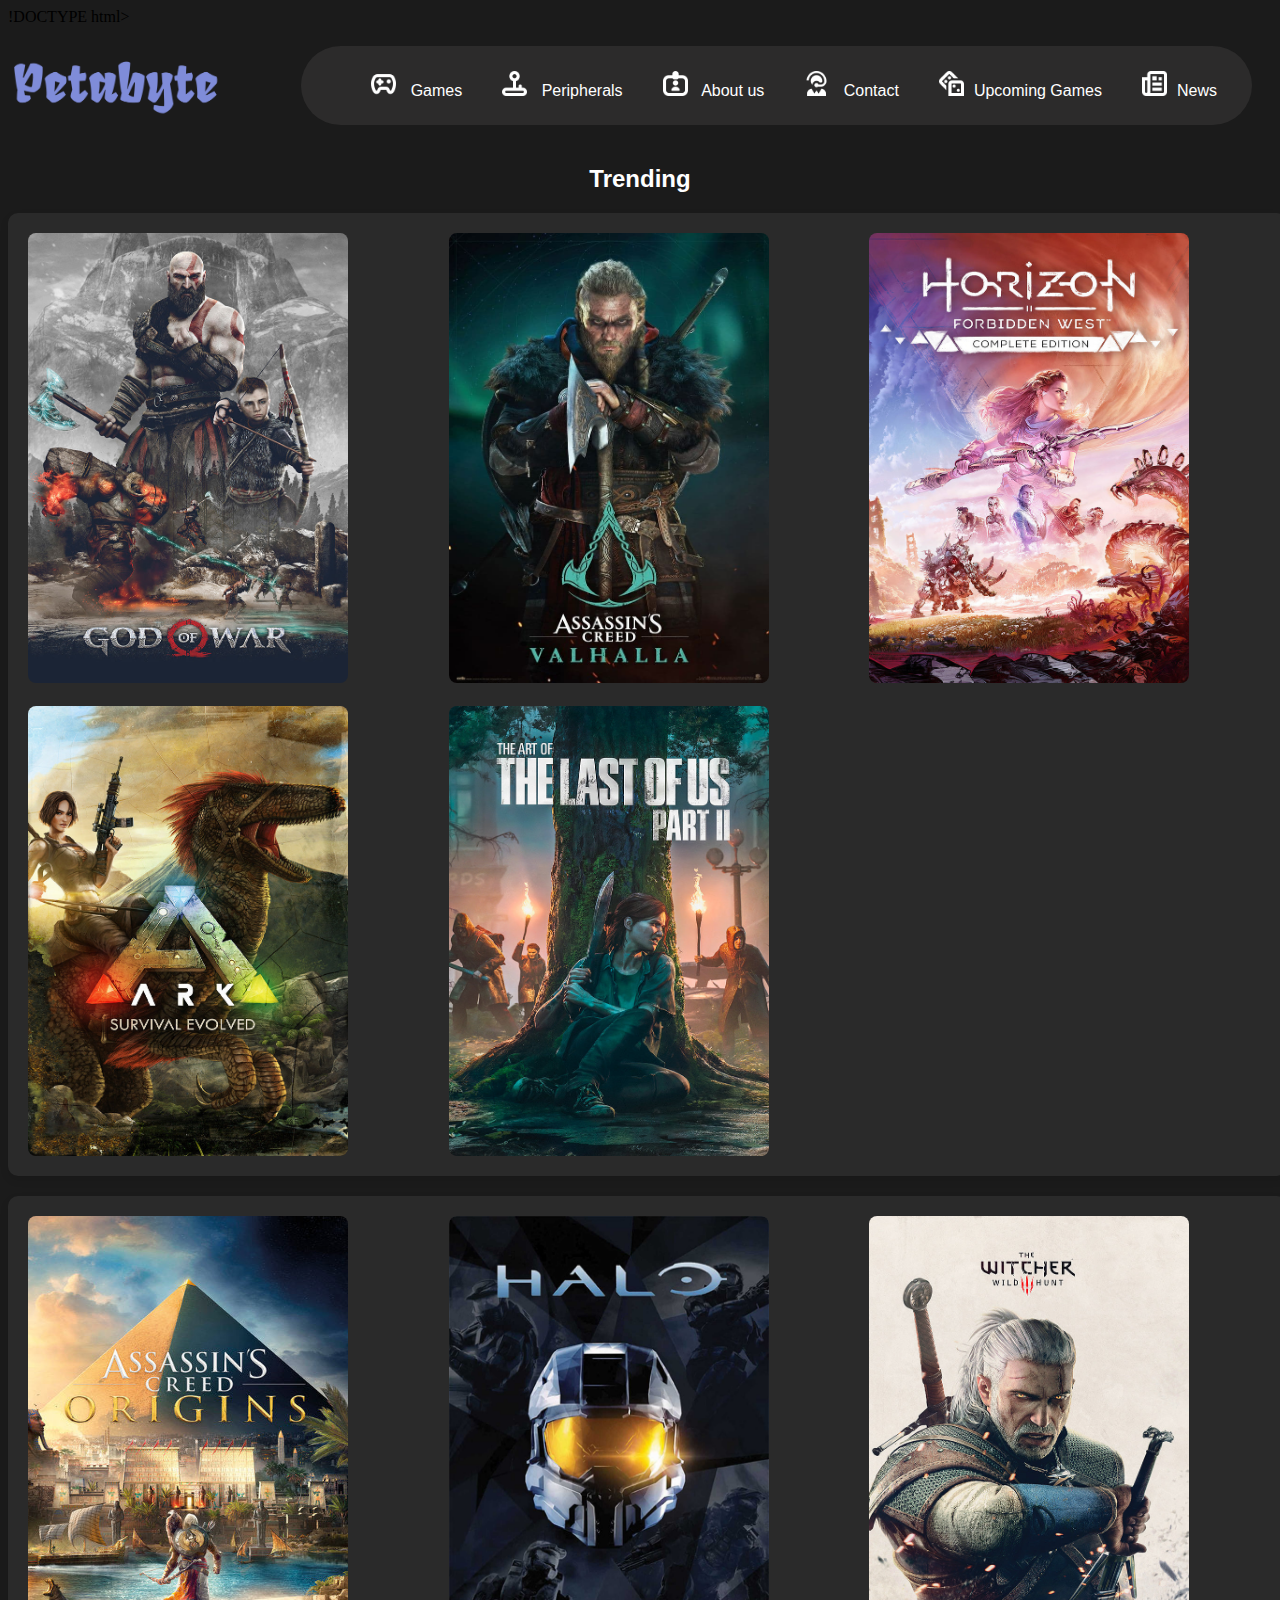
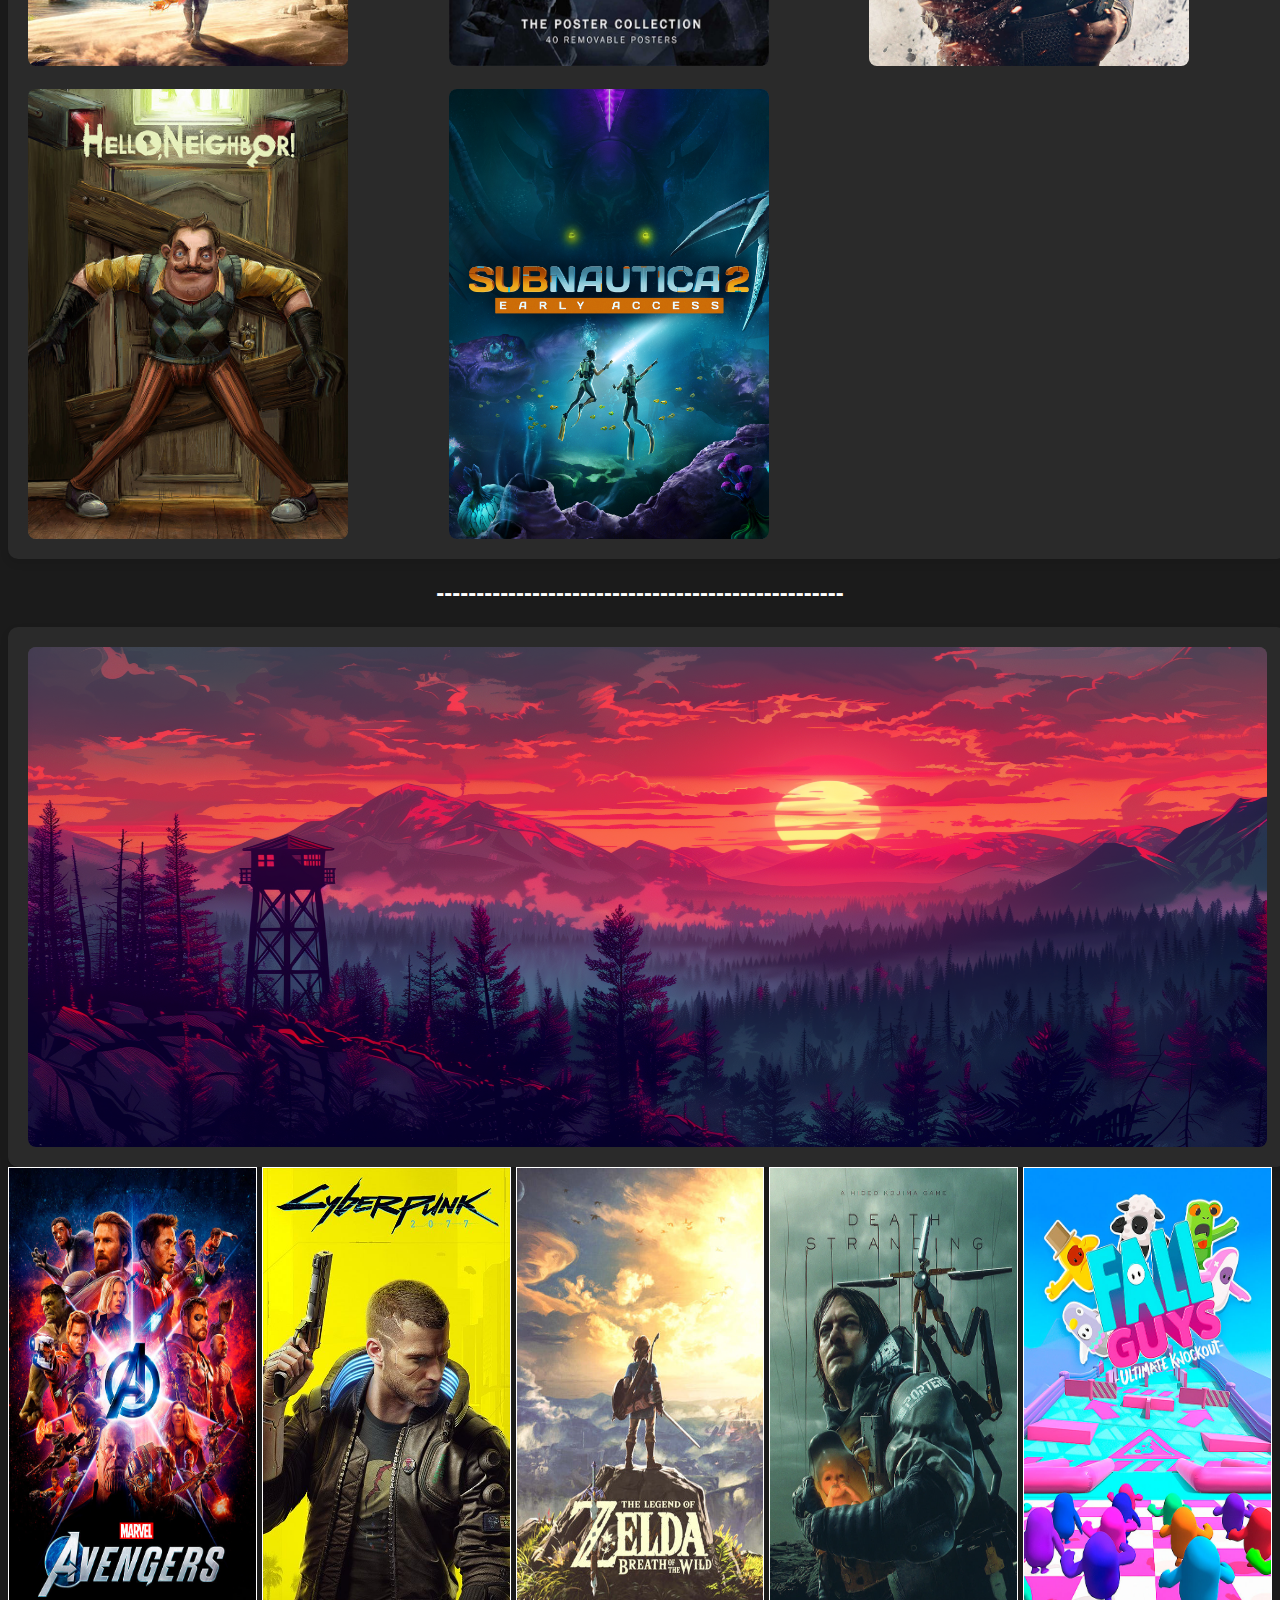
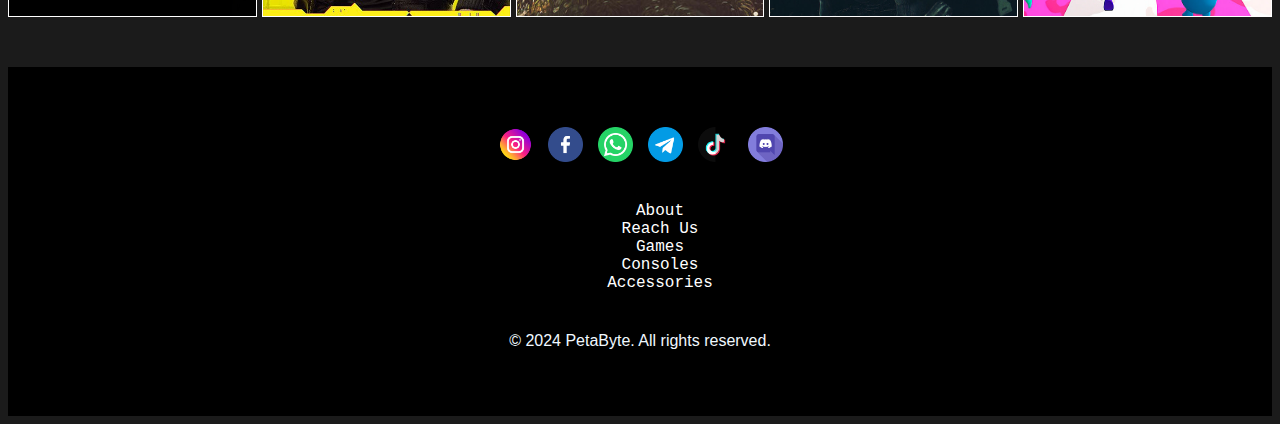
<file: games.html>
!DOCTYPE html>
<html lang="en">
<head>
  <meta charset="UTF-8">
  <meta name="viewport" content="width=device-width, initial-scale=1.0">
  <title>Games</title>
  <link rel="stylesheet" href="styles/games.css">
</head>

<body>
  <body style="background-color: rgb(27, 27, 27);">

    <header>
    
        <div class="logo"><a href="index.html"><img src="nav/petabyte-high-resolution-logo-transparent.png" alt="petabyte logo" class="logo"></a></div>
    
        <!--navigation bar-->
            <nav>
            <ul>
                
                <li><a href="games.html"><img src="nav/gamepad.png" width="25px" style="margin-right: 10px;" > Games</a></li>
                <li><a href="accessories.html"><img src="nav/joystick.png" width="25px" style="margin-right: 10px;"> Peripherals</a></li>
                <li><a href="about.html"><img src="nav/id-card-clip-alt.png" width="25px" style="margin-right: 10px;"> About us</a></li>
                <li><a href="contact.html"><img src="nav/customer-service.png" width="25px" style="margin-right: 10px;"> Contact</a></li>
                <li><a href="upcoming.html"><img src="nav/upcoming games.png"width="25px" style="margin-right: 10px;">Upcoming Games</a></li>
                <li><a href=""><img src="images/newspaper.png"width="25px" style="margin-right: 10px;">News</a></li>
            </ul>
            </nav>
            </div>     
            
           
            <div class="hamburger"><img src="nav/wefw.png" width="25px" height="25px"> </div>
    
    </header>

    <main>

      <h2 style="color: white; text-align: center; font-family: 'Segoe UI', Tahoma, Geneva, Verdana, sans-serif;">Trending</h2>
      <div class="grid-container">
                  <div class="grid-item"><img src="images/games/mL1744_1024x1024.jpg" alt="Placeholder">
                    <div class="info">
                      <h2>Unchared 4</h2>
                      <p>Platforms: PlayStation 4, PlayStation 5, Microsoft Windows
                          Genres: Action-adventure game, Puzzle Video Game, Platform game, Stealth game, Third-person shooter
                          Initial release date: May 10, 2016
                          Developer: Naughty Dog</p>
                  </div></div>
                  <div class="grid-item"><img src="images/games/assassin-s-creed-valhalla-poster-61x91-5cm-new-gaming-38035-p.jpg" alt="Placeholder">
                    <div class="info">
                      <h2>Unchared 4</h2>
                      <p>Platforms: PlayStation 4, PlayStation 5, Microsoft Windows
                          Genres: Action-adventure game, Puzzle Video Game, Platform game, Stealth game, Third-person shooter
                          Initial release date: May 10, 2016
                          Developer: Naughty Dog</p>
                  </div></div>
                  <div class="grid-item"><img src="images/games/mL7142_1024x1024.jpg" alt="Placeholder">
                    <div class="info">
                      <h2>Unchared 4</h2>
                      <p>Platforms: PlayStation 4, PlayStation 5, Microsoft Windows
                          Genres: Action-adventure game, Puzzle Video Game, Platform game, Stealth game, Third-person shooter
                          Initial release date: May 10, 2016
                          Developer: Naughty Dog</p>
                  </div></div>
                  <div class="grid-item"><img src="images/games/mL2589_1024x1024.jpg" alt="Placeholder">
                    <div class="info">
                      <h2>Unchared 4</h2>
                      <p>Platforms: PlayStation 4, PlayStation 5, Microsoft Windows
                          Genres: Action-adventure game, Puzzle Video Game, Platform game, Stealth game, Third-person shooter
                          Initial release date: May 10, 2016
                          Developer: Naughty Dog</p>
                  </div></div>
                  <div class="grid-item"><img src="images/games/mL4518_1024x1024.jpg" alt="Placeholder">
                    <div class="info">
                      <h2>Unchared 4</h2>
                      <p>Platforms: PlayStation 4, PlayStation 5, Microsoft Windows
                          Genres: Action-adventure game, Puzzle Video Game, Platform game, Stealth game, Third-person shooter
                          Initial release date: May 10, 2016
                          Developer: Naughty Dog</p>
                  </div></div>
                  

     </div>

     <h2 style="color: white; text-align: center; font-family: 'Segoe UI', Tahoma, Geneva, Verdana, sans-serif;"></h2>
     <div class="grid-container">
                 <div class="grid-item"><img src="images/games/fp4542-assassins-creed-origins-poster.jpg" alt="Placeholder">
                  <div class="info">
                    <h2>Unchared 4</h2>
                    <p>Platforms: PlayStation 4, PlayStation 5, Microsoft Windows
                        Genres: Action-adventure game, Puzzle Video Game, Platform game, Stealth game, Third-person shooter
                        Initial release date: May 10, 2016
                        Developer: Naughty Dog</p>
                </div></div>
                 <div class="grid-item"><img src="images/games/halo-9781608874255_hr.png" alt="Placeholder">
                  <div class="info">
                    <h2>Unchared 4</h2>
                    <p>Platforms: PlayStation 4, PlayStation 5, Microsoft Windows
                        Genres: Action-adventure game, Puzzle Video Game, Platform game, Stealth game, Third-person shooter
                        Initial release date: May 10, 2016
                        Developer: Naughty Dog</p>
                </div></div>
                 <div class="grid-item"><img src="images/games/mL3702_1024x1024.jpg" alt="Placeholder">
                  <div class="info">
                    <h2>Unchared 4</h2>
                    <p>Platforms: PlayStation 4, PlayStation 5, Microsoft Windows
                        Genres: Action-adventure game, Puzzle Video Game, Platform game, Stealth game, Third-person shooter
                        Initial release date: May 10, 2016
                        Developer: Naughty Dog</p>
                </div></div>
                 <div class="grid-item"><img src="images/games/mL2130_662d98c9-3096-4e78-92bb-51bc26930350_1024x1024.jpg" alt="Placeholder">
                  <div class="info">
                    <h2>Unchared 4</h2>
                    <p>Platforms: PlayStation 4, PlayStation 5, Microsoft Windows
                        Genres: Action-adventure game, Puzzle Video Game, Platform game, Stealth game, Third-person shooter
                        Initial release date: May 10, 2016
                        Developer: Naughty Dog</p>
                </div></div>
                 <div class="grid-item"><img src="images/games/subnautica-2-gpqlh.png" alt="Placeholder">
                  <div class="info">
                    <h2>Unchared 4</h2>
                    <p>Platforms: PlayStation 4, PlayStation 5, Microsoft Windows
                        Genres: Action-adventure game, Puzzle Video Game, Platform game, Stealth game, Third-person shooter
                        Initial release date: May 10, 2016
                        Developer: Naughty Dog</p>
                </div></div>
    </div>

    
    <h2 style="color: white; text-align: center; font-family: 'Segoe UI', Tahoma, Geneva, Verdana, sans-serif;">---------------------------------------------------</h2>

    <div class="grid-container_wide">
      <div class="grid-item_w"><img src="images/games/thumb-1920-1363709.png" alt="Placeholder">
        <div class="info"><p>jfoerjejioerf</p></div>
      </div>
    </div>



    <div class="grid-container2">
      <div class="grid-item2"><img src="images/games/mL4675_1024x1024.jpg" alt="Image 1"></div>
      <div class="grid-item3"><img src="images/games/0500c6011d86c2e950dbef925db6a086.jpg" alt="Image 2"></div>
      <div class="grid-item4"><img src="images/games/pst1131_Zelda_Breath_of_the-_Wild_BOTW_Poster_grande.png" alt="Image 3"></div>
      <div class="grid-item5"><img src="images/games/mL3850_1024x1024.jpg" alt="Image 4"></div>
      <div class="grid-item6"><img src="images/games/mL4590_1024x1024.jpg" alt="Image 5"></div>
    </div>
    





















    </main>





    
    <footer>
      <div class="socials"><!--social media links-->
          <a href="www.instagram.com"><img src="images/socials\instagram.png" alt="instagram" ></a>
          <a href="www.facebook.com"><img src="images/socials\facebook.png" alt="Facebook"></a>
          <a href="web.whatsapp.com"><img src="images/socials\social.png" alt="Whatsapp"></a>
          <a href="www.telegram.com"><img src="images/socials\telegram.png" alt="telegram"></a>
          <a href="www.tiktok.com"><img src="images/socials\tik-tok.png" alt="tik-tok"></a>
          <a href="www.discord.com"><img src="images/socials\discord.png" alt="discord"></a>
      </div>

      <div class="nav_foot">
          <ul>
              <li type="none" ><a href="">About</a></li>
              <li type="none"><a href="">Reach Us</a></li>
              <li type="none"><a href="">Games</a></li>
              <li type="none"><a href="">Consoles</a></li>
              <li type="none"><a href="">Accessories</a></li>
          </ul>
      </div>

      <p>&copy; 2024 PetaByte. All rights reserved.</p>

      
    </footer>
</file>
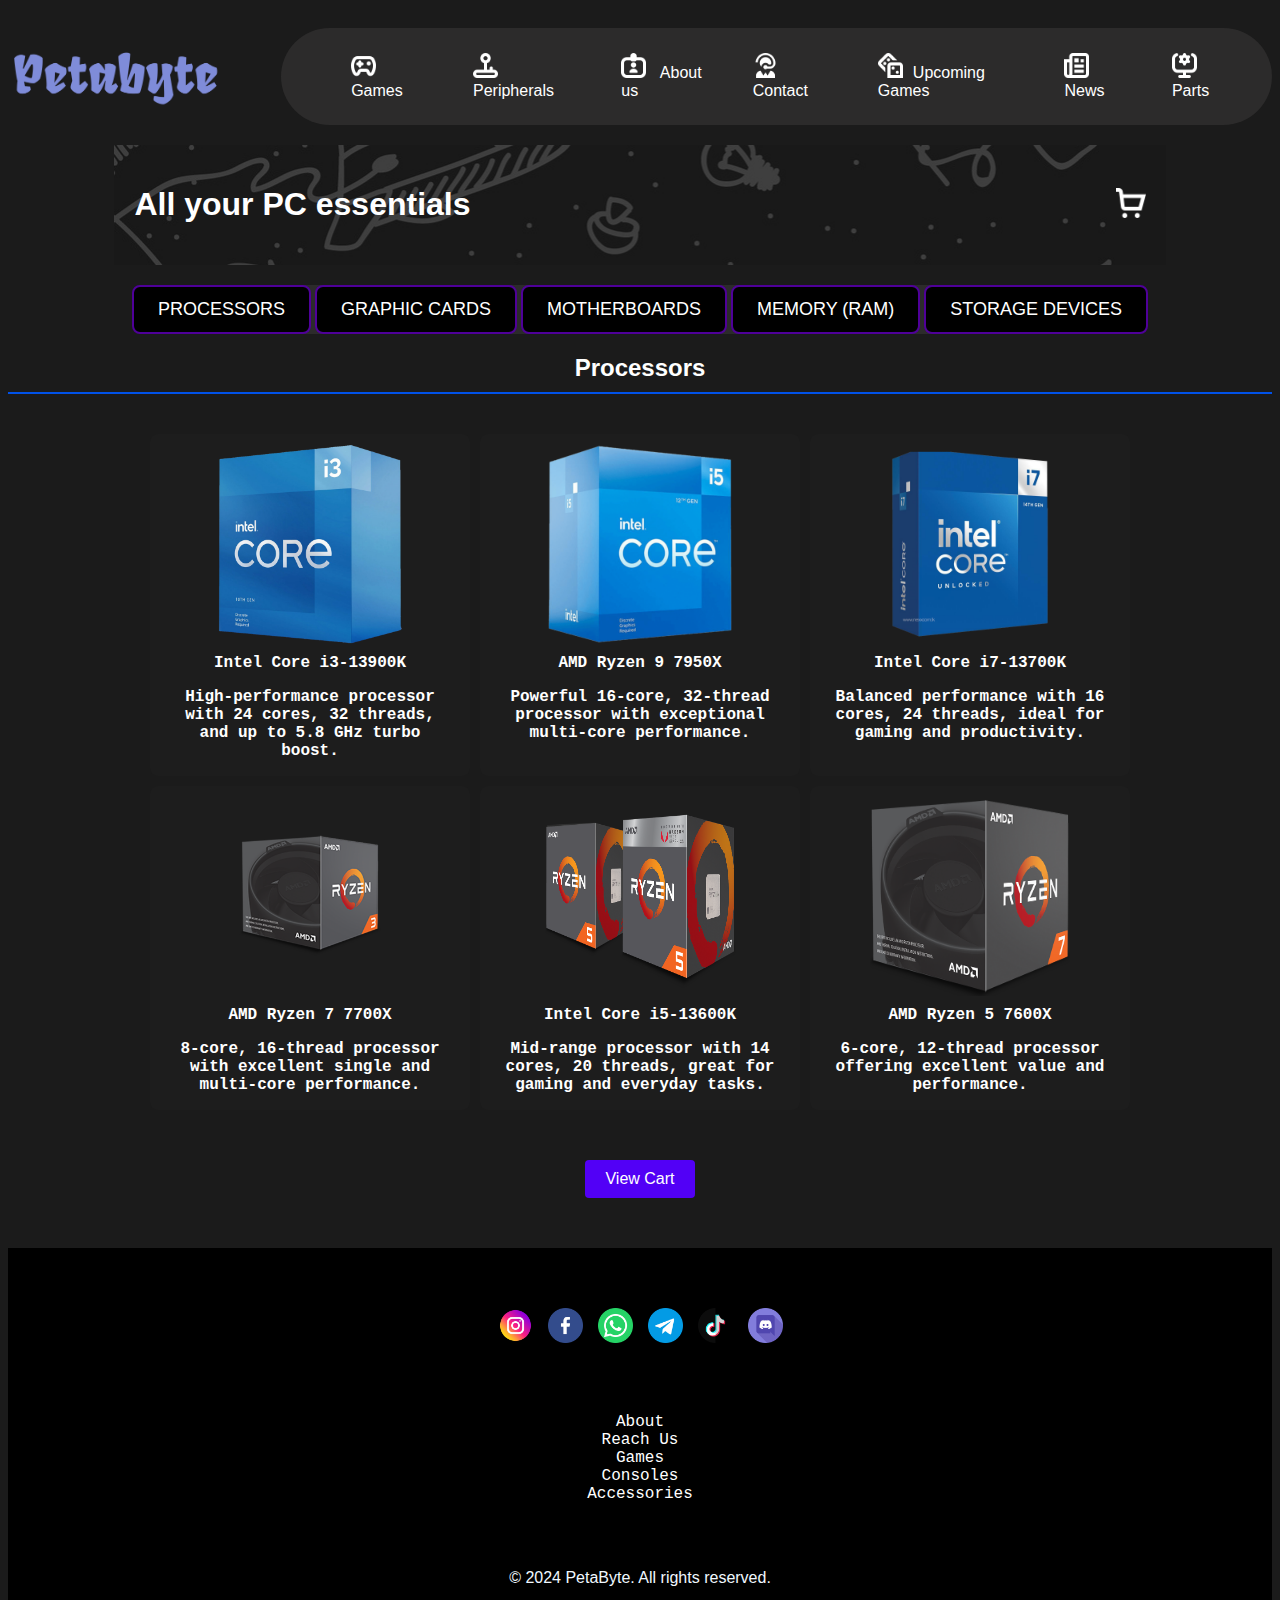
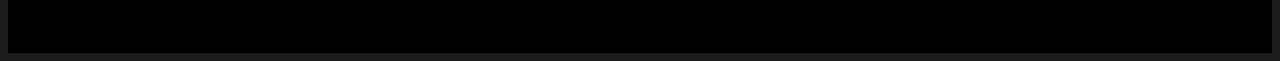
<file: javascript.html>
<!DOCTYPE html>
<html lang="en">
<head>
  <meta charset="UTF-8">
  <link rel="icon" type="image/png" href="./favicon-96x96.png" sizes="96x96" />
  <link rel="icon" type="image/svg+xml" href="./favicon.svg" />
  <link rel="shortcut icon" href="./favicon.ico" />
  <link rel="apple-touch-icon" sizes="180x180" href="./apple-touch-icon.png" />
  <meta name="apple-mobile-web-app-title" content="PetaByte" />
  <link rel="manifest" href="./site.webmanifest" />
  <meta name="viewport" content="width=device-width, initial-scale=1.0">
  <link rel="stylesheet" href="styles/javascript.css">
  <title>PetaByte Product Catalog</title>
</head>
<body style="background-color: rgb(27, 27, 27);">
  <link rel="stylesheet" href="styles/javascript.css">

  <header>
    <div class="logo"><a href="index.html"><img src="nav/petabyte-high-resolution-logo-transparent.png" alt="petabyte logo" class="logo"></a></div>
    
    <nav>
      <ul>
        <li><a href="games new.html"><img src="nav/gamepad.png" class="nav-icon" alt="games"> Games</a></li>
        <li><a href="accessories2.html"><img src="nav/joystick.png" class="nav-icon" alt="peripherals"> Peripherals</a></li>
        <li><a href="about.html"><img src="nav/id-card-clip-alt.png" class="nav-icon" alt="about"> About us</a></li>
        <li><a href="contact.html"><img src="nav/customer-service.png" class="nav-icon" alt="contact"> Contact</a></li>
        <li><a href="upcoming.html"><img src="nav/upcoming games.png" class="nav-icon" alt="upcoming games">Upcoming Games</a></li>
        <li><a href="news.html"><img src="images/newspaper.png" width="25px" class="nav-icon" alt="news">News</a></li>
        <li><a href="javascript.html"><img src="images/parts.png" class="nav-icon" alt="news">Parts</a></li>
      </ul>
    </nav>
    
    <div class="hamburger"><img src="nav/wefw.png" width="25px" height="25px"> </div>
  </header>

  <main>
    <div class="top-section">
      <h1>All your PC essentials</h1>
      <div class="iconCart">
        <a href="cart.html"><img src="images/shopping-cart.png" alt="cart" height="30px" width="30px"></a>
      </div>
    </div>


    <nav>
      <button class="tab-button" onclick="openCategory('processors')">Processors</button>
      <button class="tab-button" onclick="openCategory('graphics')">Graphic Cards</button>
      <button class="tab-button" onclick="openCategory('motherboards')">Motherboards</button>
      <button class="tab-button" onclick="openCategory('ram')">Memory (RAM)</button>
      <button class="tab-button" onclick="openCategory('storage')">Storage Devices</button>
    </nav>
  

    <!-----------------------------------------------------------------Categories    starts------------------------------------------------------------------------->
<div class=" items">
   <!--Processors-->
    <div id="processors" class="category">
      <h2>Processors</h2>
      <div class="grid-container">
        <div class="grid-item">
          <img src="images/JS page/processors/i3.png" alt="Intel Core i3-13900K processor">
          <div class="product-info">Intel Core i3-13900K
            <p>High-performance processor with 24 cores, 32 threads, and up to 5.8 GHz turbo boost.</p>
          </div>
          <div class="info">
            <div class="quantity-control">
              <button class="quantity-btn" data-action="decrease" aria-label="Decrease quantity">-</button>
              <label for="i3-quantity" class="sr-only">Intel Core i3-13900K quantity</label>
              <input type="number" min="0" value="0" id="i3-quantity" class="quantity-input" 
                     data-id="proc-1" data-name="Intel Core i3-13900K" data-price="249.99">
              <button class="quantity-btn" data-action="increase" aria-label="Increase quantity">+</button>
          </div>
          <button class="add-to-cart-btn">Add to Cart</button>
           
            <p>Price: $249.99</p>
          </div></div> 

        <div class="grid-item">
          <img src="images/JS page/processors/i5.png" alt="AMD Ryzen 9 7950X processor">
          <div class="product-info">AMD Ryzen 9 7950X
            <p>Powerful 16-core, 32-thread processor with exceptional multi-core performance.</p>
          </div>
          <div class="info">
            <div class="quantity-control">
              <button class="quantity-btn" data-action="decrease" aria-label="Decrease quantity">-</button>
              <label for="ryzen9-quantity" class="sr-only">AMD Ryzen 9 7950X quantity</label>
              <input type="number" min="0" value="0" id="ryzen9-quantity" class="quantity-input" 
                     data-id="proc-2" data-name="AMD Ryzen 9 7950X" data-price="249.99">
              <button class="quantity-btn" data-action="increase" aria-label="Increase quantity">+</button>
          </div>
            <button class="add-to-cart-btn">Add to Cart</button>
            
            <p>Price: $249.99</p>
          </div></div> 

        <div class="grid-item">
          <img src="images/JS page/processors/I7-14700.png" alt="Intel Core i7-13700K processor">
          <div class="product-info">Intel Core i7-13700K
            <p>Balanced performance with 16 cores, 24 threads, ideal for gaming and productivity.</p>
          </div>
          <div class="info">
            <div class="quantity-control">
              <button class="quantity-btn" data-action="decrease" aria-label="Decrease quantity">-</button>
              <label for="i7-quantity" class="sr-only">Intel Core i7-13700K quantity</label>
              <input type="number" min="0" value="0" id="i7-quantity" class="quantity-input" 
                     data-id="proc-3" data-name="Intel Core i7-13700K" data-price="249.99">
              <button class="quantity-btn" data-action="increase" aria-label="Increase quantity">+</button>
          </div>
            <button class="add-to-cart-btn">Add to Cart</button>
        
            <p>Price: $249.99</p>
          </div></div> 

        <div class="grid-item">
          <img src="images/JS page/processors/ry 3.png" alt="AMD Ryzen 7 7700X processor">
          <div class="product-info">AMD Ryzen 7 7700X
            <p>8-core, 16-thread processor with excellent single and multi-core performance.</p>
          </div>
          <div class="info">
            <div class="quantity-control">
              <button class="quantity-btn" data-action="decrease" aria-label="Decrease quantity">-</button>
              <label for="ryzen7-quantity" class="sr-only">AMD Ryzen 7 7700X quantity</label>
              <input type="number" min="0" value="0" id="ryzen7-quantity" class="quantity-input" 
                     data-id="proc-4" data-name="AMD Ryzen 7 7700X" data-price="249.99">
              <button class="quantity-btn" data-action="increase" aria-label="Increase quantity">+</button>
          </div>
            <button class="add-to-cart-btn">Add to Cart</button>
            
            <p>Price: $249.99</p>
          </div></div> 

        <div class="grid-item">
          <img src="images/JS page/processors/ry 5.png" alt="Intel Core i5-13600K processor">
          <div class="product-info">Intel Core i5-13600K
            <p>Mid-range processor with 14 cores, 20 threads, great for gaming and everyday tasks.</p>
          </div>
         <div class="info">
          <div class="quantity-control">
            <button class="quantity-btn" data-action="decrease" aria-label="Decrease quantity">-</button>
            <label for="i5-quantity" class="sr-only">Intel Core i5-13600K quantity</label>
            <input type="number" min="0" value="0" id="i5-quantity" class="quantity-input" 
                   data-id="proc-5" data-name="Intel Core i5-13600K" data-price="249.99">
            <button class="quantity-btn" data-action="increase" aria-label="Increase quantity">+</button>
        </div>
            <button class="add-to-cart-btn">Add to Cart</button>
            
            <p>Price: $249.99</p>
          </div></div> 

        <div class="grid-item">
          <img src="images/JS page/processors/ry 7.png" alt="AMD Ryzen 5 7600X processor">
          <div class="product-info">AMD Ryzen 5 7600X
            <p>6-core, 12-thread processor offering excellent value and performance.</p>
          </div>
          <div class="info">
            <div class="quantity-control">
              <button class="quantity-btn" data-action="decrease" aria-label="Decrease quantity">-</button>
              <label for="ryzen5-quantity" class="sr-only">AMD Ryzen 5 7600X quantity</label>
              <input type="number" min="0" value="0" id="ryzen5-quantity" class="quantity-input" 
                     data-id="proc-6" data-name="AMD Ryzen 5 7600X" data-price="249.99">
              <button class="quantity-btn" data-action="increase" aria-label="Increase quantity">+</button>
          </div>
            <button class="add-to-cart-btn">Add to Cart</button>
            <p>Price: $249.99</p>
          </div></div> 
      </div>
    </div>

    <!--Graphic cards-->
    <div id="graphics" class="category" style="display:none;">
      <h2>Graphic Cards</h2>
      <div class="grid-container">
        <div class="grid-item">
          <img src="images/JS page/GPU/1582-20230719130825-MSI-RTX-4070-GAMING-X-TRIO.png" alt="NVIDIA GeForce RTX 4070 graphics card">
          <div class="product-info">NVIDIA GeForce RTX 4070
            <p>Ultimate gaming GPU with 24GB GDDR6X memory and cutting-edge ray tracing capabilities.</p>
          </div>
          <div class="info">
            <div class="quantity-control">
              <button class="quantity-btn" data-action="decrease" aria-label="Decrease quantity">-</button>
              <label for="rtx4070-quantity" class="sr-only">NVIDIA GeForce RTX 4070 quantity</label>
              <input type="number" min="0" value="0" id="rtx4070-quantity" class="quantity-input" 
                     data-id="gpu-1" data-name="NVIDIA GeForce RTX 4070" data-price="1599.99">
              <button class="quantity-btn" data-action="increase" aria-label="Increase quantity">+</button>
          </div>
            <button class="add-to-cart-btn">Add to Cart</button>
            
            <p>Price: $1,599.99</p></div>
            
        </div>
        <div class="grid-item">
          <img src="images/JS page/GPU/ASUS-DUAL-GEFORCE-RTX-4060-8GB-GDDR6-OC-GRAPHICS-CARD-sri-lanka-badudeal.lk_.png" alt="AMD Radeon RX 7900 XT graphics card">
          <div class="product-info">AMD Radeon RX 7900 XT
            <p>High-performance graphics card with advanced RDNA 3 architecture.</p>
          </div>
          <div class="info">
            <div class="quantity-control">
              <button class="quantity-btn" data-action="decrease" aria-label="Decrease quantity">-</button>
              <label for="rx7900-quantity" class="sr-only">AMD Radeon RX 7900 XT quantity</label>
              <input type="number" min="0" value="0" id="rx7900-quantity" class="quantity-input" 
                     data-id="gpu-2" data-name="AMD Radeon RX 7900 XT" data-price="999.99">
              <button class="quantity-btn" data-action="increase" aria-label="Increase quantity">+</button>
          </div>
            <button class="add-to-cart-btn">Add to Cart</button>
            
            <p>Price: $999.99</p></div>
        </div>
        
        <!-- Continuing with the rest of the graphics cards... -->
        <div class="grid-item">
          <img src="images/JS page/GPU/972a197921f9f680d0fd106d01a13b1f.png" alt="NVIDIA GeForce RTX 4080 graphics card">
          <div class="product-info">NVIDIA GeForce RTX 4080
            <p>Powerful GPU with 16GB GDDR6X, excellent for 4K gaming and content creation.</p>
          </div>
          <div class="info">
            <div class="quantity-control">
              <button class="quantity-btn" data-action="decrease" aria-label="Decrease quantity">-</button>
              <label for="rtx4080-quantity" class="sr-only">NVIDIA GeForce RTX 4080 quantity</label>
              <input type="number" min="0" value="0" id="rtx4080-quantity" class="quantity-input" 
                     data-id="gpu-3" data-name="NVIDIA GeForce RTX 4080" data-price="1199.99">
              <button class="quantity-btn" data-action="increase" aria-label="Increase quantity">+</button>
          </div>
            <button class="add-to-cart-btn">Add to Cart</button>
            
            <p>Price: $1,199.99</p></div>
        </div>
        
        <!-- Additional graphics cards... -->
        <div class="grid-item">
          <img src="images/JS page/GPU/imagees.png" alt="AMD Radeon RX 6800 XT graphics card">
          <div class="product-info">AMD Radeon RX 6800 XT
            <p>High-performance graphics card with 16GB GDDR6 memory.</p>
          </div>
          <div class="info">
            <div class="quantity-control">
              <button class="quantity-btn" data-action="decrease" aria-label="Decrease quantity">-</button>
              <label for="rx6800-quantity" class="sr-only">AMD Radeon RX 6800 XT quantity</label>
              <input type="number" min="0" value="0" id="rx6800-quantity" class="quantity-input" 
                     data-id="gpu-4" data-name="AMD Radeon RX 6800 XT" data-price="649.99">
              <button class="quantity-btn" data-action="increase" aria-label="Increase quantity">+</button>
          </div>
            <button class="add-to-cart-btn">Add to Cart</button>
            
            <p>Price: $649.99</p></div>
        </div>
        
        <div class="grid-item">
          <img src="images/JS page/GPU/images.png" alt="NVIDIA GeForce RTX 4070 graphics card">
          <div class="product-info">NVIDIA GeForce RTX 4070
            <p>Mid-range GPU with excellent 1440p gaming performance.</p>
          </div>
          <div class="info">
            <div class="quantity-control">
              <button class="quantity-btn" data-action="decrease" aria-label="Decrease quantity">-</button>
              <label for="rtx4070-alt-quantity" class="sr-only">NVIDIA GeForce RTX 4070 quantity</label>
              <input type="number" min="0" value="0" id="rtx4070-alt-quantity" class="quantity-input" 
                     data-id="gpu-5" data-name="NVIDIA GeForce RTX 4070" data-price="599.99">
              <button class="quantity-btn" data-action="increase" aria-label="Increase quantity">+</button>
          </div>
            <button class="add-to-cart-btn">Add to Cart</button>
            
            <p>Price: $599.99</p></div>
        </div>
        
        <div class="grid-item">
          <img src="images/JS page/GPU/rtx-3080-gaming-z-trio-10g-lhr-image-main-600x600-1.png" alt="AMD Radeon RX 6700 XT graphics card">
          <div class="product-info">AMD Radeon RX 6700 XT
            <p>Great 1440p gaming performance with 12GB GDDR6 memory.</p>
          </div>
          <div class="info">
            <div class="quantity-control">
              <button class="quantity-btn" data-action="decrease" aria-label="Decrease quantity">-</button>
              <label for="rx6700-quantity" class="sr-only">AMD Radeon RX 6700 XT quantity</label>
              <input type="number" min="0" value="0" id="rx6700-quantity" class="quantity-input" 
                     data-id="gpu-6" data-name="AMD Radeon RX 6700 XT" data-price="479.99">
              <button class="quantity-btn" data-action="increase" aria-label="Increase quantity">+</button>
          </div>
            <button class="add-to-cart-btn">Add to Cart</button>
            
            <p>Price: $479.99</p></div>
        </div>
      </div>
    </div>

    <!--Motherboards-->

    <div id="motherboards" class="category" style="display:none;">
      <h2>Motherboards</h2>
      <div class="grid-container">
        <div class="grid-item">
          <img src="images/JS page/Motherboards/Asus-motherboard-mockup-on-transparent-background-PNG.png" alt="ASUS ROG Maximus Z790">
          <div class="product-info">ASUS ROG Maximus Z790 Hero
            <p>High-end motherboard for Intel 13th Gen processors with robust power delivery.</p>
          </div>
          <div class="info">
            <div class="quantity-control">
              <button class="quantity-btn" data-action="decrease">-</button>
              <input type="number" min="0" value="0" class="quantity-input" 
                     data-id="proc-1" data-name="AMD Ryzen 7 5800X" data-price="299.99">
              <button class="quantity-btn" data-action="increase">+</button>
          </div>
            <button class="add-to-cart-btn">Add to Cart</button>
            
            <p>Price: $499.99</p></div>
        </div>
        <div class="grid-item">
          <img src="images/JS page/Motherboards/images.png" alt="MSI MPG X670E Carbon WiFi">
          <div class="product-info">MSI MPG X670E Carbon WiFi
            <p>Premium AMD AM5 motherboard with advanced features for Ryzen 7000 series.</p>
          </div>
          <div class="info">
            <div class="quantity-control">
              <button class="quantity-btn" data-action="decrease">-</button>
              <input type="number" min="0" value="0" class="quantity-input" 
                     data-id="proc-1" data-name="AMD Ryzen 7 5800X" data-price="299.99">
              <button class="quantity-btn" data-action="increase">+</button>
          </div>
            <button class="add-to-cart-btn">Add to Cart</button>
            <p>Price: $429.99</p></div>
        </div>
        <div class="grid-item">
          <img src="images/JS page/Motherboards/imeeages.png" alt="Gigabyte Z790 AORUS Master">
          <div class="product-info">Gigabyte Z790 AORUS Master
            <p>Feature-rich motherboard with excellent VRM and connectivity options.</p>
          </div>
          <div class="info">
            <div class="quantity-control">
              <button class="quantity-btn" data-action="decrease">-</button>
              <input type="number" min="0" value="0" class="quantity-input" 
                     data-id="proc-1" data-name="AMD Ryzen 7 5800X" data-price="299.99">
              <button class="quantity-btn" data-action="increase">+</button>
          </div>
            <button class="add-to-cart-btn">Add to Cart</button>
            
            <p>Price: $379.99</p></div>
        </div>
        <div class="grid-item">
          <img src="images/JS page/Motherboards/intel-microatx-lga-1151-motherboard-intel.png" alt="ASRock X670E Taichi">
          <div class="product-info">ASRock X670E Taiimages/motherboards/asrock-x670e-taichi.pngchi
            <p>High-performance AMD motherboard with comprehensive features.</p>
          </div>
          <div class="info">
            <div class="quantity-control">
              <button class="quantity-btn" data-action="decrease">-</button>
              <input type="number" min="0" value="0" class="quantity-input" 
                     data-id="proc-1" data-name="AMD Ryzen 7 5800X" data-price="299.99">
              <button class="quantity-btn" data-action="increase">+</button>
          </div>
            <button class="add-to-cart-btn">Add to Cart</button>
            <p>Price: $399.99</p></div>
        </div>
        <div class="grid-item">
          <img src="images/JS page/Motherboards/lga-1151-microatx-motherboard-asus-motherboard-thumbnail.png" alt="MSI PRO B760M-A MORTAR">
          <div class="product-info">MSI PRO B760M-A MORTAR
            <p>Reliable mid-range motherboard for Intel 13th Gen processors.</p>
          </div>
          <div class="info">
            <div class="quantity-control">
              <button class="quantity-btn" data-action="decrease">-</button>
              <input type="number" min="0" value="0" class="quantity-input" 
                     data-id="proc-1" data-name="AMD Ryzen 7 5800X" data-price="299.99">
              <button class="quantity-btn" data-action="increase">+</button>
          </div>
            <button class="add-to-cart-btn">Add to Cart</button>
            <p>Price: $189.99</p></div>
        </div>
        <div class="grid-item">
          <img src="images/JS page/Motherboards/re.png" alt="ASUS PRIME X670-P">
          <div class="product-info">ASUS PRIME X670-P
            <p>Affordable AMD AM5 motherboard with solid performance features.</p>
          </div>
          <div class="info">
            <div class="quantity-control">
              <button class="quantity-btn" data-action="decrease">-</button>
              <input type="number" min="0" value="0" class="quantity-input" 
                     data-id="proc-1" data-name="AMD Ryzen 7 5800X" data-price="299.99">
              <button class="quantity-btn" data-action="increase">+</button>
          </div>
            <button class="add-to-cart-btn">Add to Cart</button>
            <p>Price: $249.99</p></div>
        </div>
      </div>
    </div>

    <!--Random acess memory-->

    <div id="ram" class="category" style="display:none;">
      <h2>Memory (RAM)</h2>
      <div class="grid-container">
        <div class="grid-item">
          <img src="images/JS page/RAM/0d2f9b4715a28fff58b98872d33159a1.png " alt= "Corsair Dominator Platinum RGB">
          <div class="product-info">Corsair Dominator Platinum RGB 32GB DDR5
            <p>High-performance 32GB (2x16GB) DDR5-6000 CL36 memory with RGB lighting.</p>
          </div>
          <div class="info">
            <div class="quantity-control">
              <button class="quantity-btn" data-action="decrease">-</button>
              <input type="number" min="0" value="0" class="quantity-input" 
                     data-id="proc-1" data-name="AMD Ryzen 7 5800X" data-price="299.99">
              <button class="quantity-btn" data-action="increase">+</button>
          </div>
            <button class="add-to-cart-btn">Add to Cart</button>
            <p>Price: $249.99</p></div>
        </div>
        <div class="grid-item">
          <img src="images/JS page/RAM/256f09908d9d472a6cbdc138f6505ca7.png" alt="G.Skill Trident Z5 RGB">
          <div class="product-info">G.Skill Trident Z5 RGB 32GB DDR5
            <p>32GB (2x16GB) DDR5-6400 CL32 memory with vibrant RGB design.</p>
          </div>
          <div class="info">
            <div class="quantity-control">
              <button class="quantity-btn" data-action="decrease">-</button>
              <input type="number" min="0" value="0" class="quantity-input" 
                     data-id="proc-1" data-name="AMD Ryzen 7 5800X" data-price="299.99">
              <button class="quantity-btn" data-action="increase">+</button>
          </div>
            <button class="add-to-cart-btn">Add to Cart</button>
            <p>Price: $229.99</p></div>
        </div>
        <div class="grid-item">
          <img src="images/JS page/RAM/57609ce6df9a1a5870c77dba08bc1f09.png" alt="Crucial Ballistix DDR5">
          <div class="product-info">Crucial Ballistix 16GB DDR5
            <p>Affordable 16GB (2x8GB) DDR5-5200 CL38 memory for gaming and productivity.</p>
          </div>
          <div class="info">
            <div class="quantity-control">
              <button class="quantity-btn" data-action="decrease">-</button>
              <input type="number" min="0" value="0" class="quantity-input" 
                     data-id="proc-1" data-name="AMD Ryzen 7 5800X" data-price="299.99">
              <button class="quantity-btn" data-action="increase">+</button>
          </div>
            <button class="add-to-cart-btn">Add to Cart</button>
            <p>Price: $129.99</p></div>
        </div>
        <div class="grid-item">
          <img src="images/JS page/RAM/8bd3e80e8816651fe0b7607fffeea4f3.png" alt="Kingston FURY Beast DDR5">
          <div class="product-info">Kingston FURY Beast 64GB DDR5
            <p>High-capacity 64GB (2x32GB) DDR5-5600 CL40 memory for heavy workloads.</p>
          </div>
          <div class="info">
            <div class="quantity-control">
              <button class="quantity-btn" data-action="decrease">-</button>
              <input type="number" min="0" value="0" class="quantity-input" 
                     data-id="proc-1" data-name="AMD Ryzen 7 5800X" data-price="299.99">
              <button class="quantity-btn" data-action="increase">+</button>
          </div>
            <button class="add-to-cart-btn">Add to Cart</button>
            
            <p>Price: $349.99</p></div>
        </div>
        <div class="grid-item">
          <img src="images/JS page/RAM/8f3091c30656166a65f9e3d1b3e18d93.png" alt="TeamGroup T-Force Vulcan DDR5">
          <div class="product-info">TeamGroup T-Force Vulcan 32GB DDR5
            <p>32GB (2x16GB) DDR5-5200 CL40 memory with stylish heat spreader.</p>
          </div>
          <div class="info">
            <div class="quantity-control">
              <button class="quantity-btn" data-action="decrease">-</button>
              <input type="number" min="0" value="0" class="quantity-input" 
                     data-id="proc-1" data-name="AMD Ryzen 7 5800X" data-price="299.99">
              <button class="quantity-btn" data-action="increase">+</button>
          </div>
            <button class="add-to-cart-btn">Add to Cart</button>
            <p>Price: $189.99</p></div>
        </div>
        <div class="grid-item">
          <img src="images/JS page/RAM/9d1c129142a6a5bdfd1348bcd396de5b.png" alt="G.Skill Ripjaws DDR5">
          <div class="product-info">G.Skill Ripjaws S5 16GB DDR5
            <p>Compact 16GB (2x8GB) DDR5-5600 CL36 memory for compact builds.</p>
          </div>
          <div class="info">
            <div class="quantity-control">
              <button class="quantity-btn" data-action="decrease">-</button>
              <input type="number" min="0" value="0" class="quantity-input" 
                     data-id="proc-1" data-name="AMD Ryzen 7 5800X" data-price="299.99">
              <button class="quantity-btn" data-action="increase">+</button>
          </div>
            <button class="add-to-cart-btn">Add to Cart</button>
            <p>Price: $119.99</p></div>
        </div>
      </div>
    </div>


    <!--Storage devices-->
    <div id="storage" class="category" style="display:none;">
      <h2>Storage Devices</h2>
      <div class="grid-container">
        <div class="grid-item">
          <img src="images/JS page/SSD/0e97600691ce189f310d0f2e465b1f6b.png" alt="Samsung 990 PRO SSD">
          <div class="product-info">Samsung 990 PRO 2TB PCIe 4.0 NVMe SSD
            <p>Ultra-fast 2TB NVMe SSD with sequential read speeds up to 7,450 MB/s.</p>
          </div>
          <div class="info">
            <div class="quantity-control">
              <button class="quantity-btn" data-action="decrease">-</button>
              <input type="number" min="0" value="0" class="quantity-input" 
                     data-id="proc-1" data-name="AMD Ryzen 7 5800X" data-price="299.99">
              <button class="quantity-btn" data-action="increase">+</button>
          </div>
            <button class="add-to-cart-btn">Add to Cart</button>
            <p>Price: $249.99</p></div>
        </div>
        <div class="grid-item">
          <img src="images/JS page/SSD/ac1e6d5ebce01afa481d619949ec4aad.png" alt="WD Black SN850X">
          <div class="product-info">WD Black SN850X 1TB PCIe 4.0 NVMe SSD
            <p>High-performance 1TB SSD optimized for gaming and content creation.</p>
          </div>
          <div class="info">
            <div class="quantity-control">
              <button class="quantity-btn" data-action="decrease">-</button>
              <input type="number" min="0" value="0" class="quantity-input" 
                     data-id="proc-1" data-name="AMD Ryzen 7 5800X" data-price="299.99">
              <button class="quantity-btn" data-action="increase">+</button>
          </div>
            <button class="add-to-cart-btn">Add to Cart</button>
            <p>Price: $139.99</p></div>
        </div>
        <div class="grid-item">
          <img src="images/JS page/SSD/b1a4978531638da7e5fe74774b626315.png" alt="Crucial P5 Plus SSD">
          <div class="product-info">Crucial P5 Plus 1TB PCIe 4.0 NVMe SSD
            <p>Reliable 1TB SSD with good performance for everyday computing.</p>
          </div>
          <div class="info"><button class="add-to-cart-btn">Add to Cart</button>
            <p>Price: $109.99</p></div>
        </div>
        <div class="grid-item">
          <img src="images/JS page/SSD/ca052ce3882543be6ba1d049879448f2.png" alt="Seagate Barracuda HDD">
          <div class="product-info">Seagate Barracuda 4TB 7200RPM HDD
            <p>High-capacity 4TB hard drive for mass storage needs.</p>
          </div>
          <div class="info">
            <div class="quantity-control">
              <button class="quantity-btn" data-action="decrease">-</button>
              <input type="number" min="0" value="0" class="quantity-input" 
                     data-id="proc-1" data-name="AMD Ryzen 7 5800X" data-price="299.99">
              <button class="quantity-btn" data-action="increase">+</button>
          </div>
            <button class="add-to-cart-btn">Add to Cart</button>
            <p>Price: $89.99</p></div>
        </div>
        <div class="grid-item">
          <img src="images/JS page/SSD/e6a08258fe2d70aa82f2c7dc6b0a8796 (1).png" alt="Samsung 870 EVO SATA SSD">
          <div class="product-info">Samsung 870 EVO 2TB SATA SSD
            <p>Reliable 2TB SATA SSD with consistent performance for laptops and desktops.</p>
          </div>
          <div class="info">
            <div class="quantity-control">
              <button class="quantity-btn" data-action="decrease">-</button>
              <input type="number" min="0" value="0" class="quantity-input" 
                     data-id="proc-1" data-name="AMD Ryzen 7 5800X" data-price="299.99">
              <button class="quantity-btn" data-action="increase">+</button>
          </div>
            <button class="add-to-cart-btn">Add to Cart</button>
            <p>Price: $189.99</p></div>
        </div>
        <div class="grid-item">
          <img src="images/JS page/SSD/e6a08258fe2d70aa82f2c7dc6b0a8796.png" alt="WD Red Pro NAS HDD">
          <div class="product-info">WD Red Pro 8TB NAS HDD
            <p>High-reliability 8TB hard drive specifically designed for NAS systems.</p>
          </div>
          <div class="info">
            <div class="quantity-control">
              <button class="quantity-btn" data-action="decrease">-</button>
              <input type="number" min="0" value="0" class="quantity-input" 
                     data-id="proc-1" data-name="AMD Ryzen 7 5800X" data-price="299.99">
              <button class="quantity-btn" data-action="increase">+</button>
          </div>
            <button class="add-to-cart-btn">Add to Cart</button>
          <p>Price: $189.99</p></div>
        </div>
    </div> 
  </div>
 
  <div class="cart-actions">
    <button id="view-cart-btn" href="cart.html">View Cart</button>
    
</div>
  </main>

  <!-- Popup notification -->
  <div id="popup" class="popup">Item added to cart!</div>


  <script src="main.js"></script>
  <script src="nav.js"></script>


  <footer>
    <div class="socials"><!--social media links-->
        <a href="www.instagram.com"><img src="images/socials\instagram.png" alt="instagram" ></a>
        <a href="www.facebook.com"><img src="images/socials\facebook.png" alt="Facebook"></a>
        <a href="web.whatsapp.com"><img src="images/socials\social.png" alt="Whatsapp"></a>
        <a href="www.telegram.com"><img src="images/socials\telegram.png" alt="telegram"></a>
        <a href="www.tiktok.com"><img src="images/socials\tik-tok.png" alt="tik-tok"></a>
        <a href="www.discord.com"><img src="images/socials\discord.png" alt="discord"></a>
    </div>

    <div class="nav_foot">
        <ul>
            <li type="none" ><a href="">About</a></li>
            <li type="none"><a href="">Reach Us</a></li>
            <li type="none"><a href="">Games</a></li>
            <li type="none"><a href="">Consoles</a></li>
            <li type="none"><a href="">Accessories</a></li>
        </ul>
    </div>

    <p>&copy; 2024 PetaByte. All rights reserved.</p>

    
  </footer>
</body>
</html>
</file>
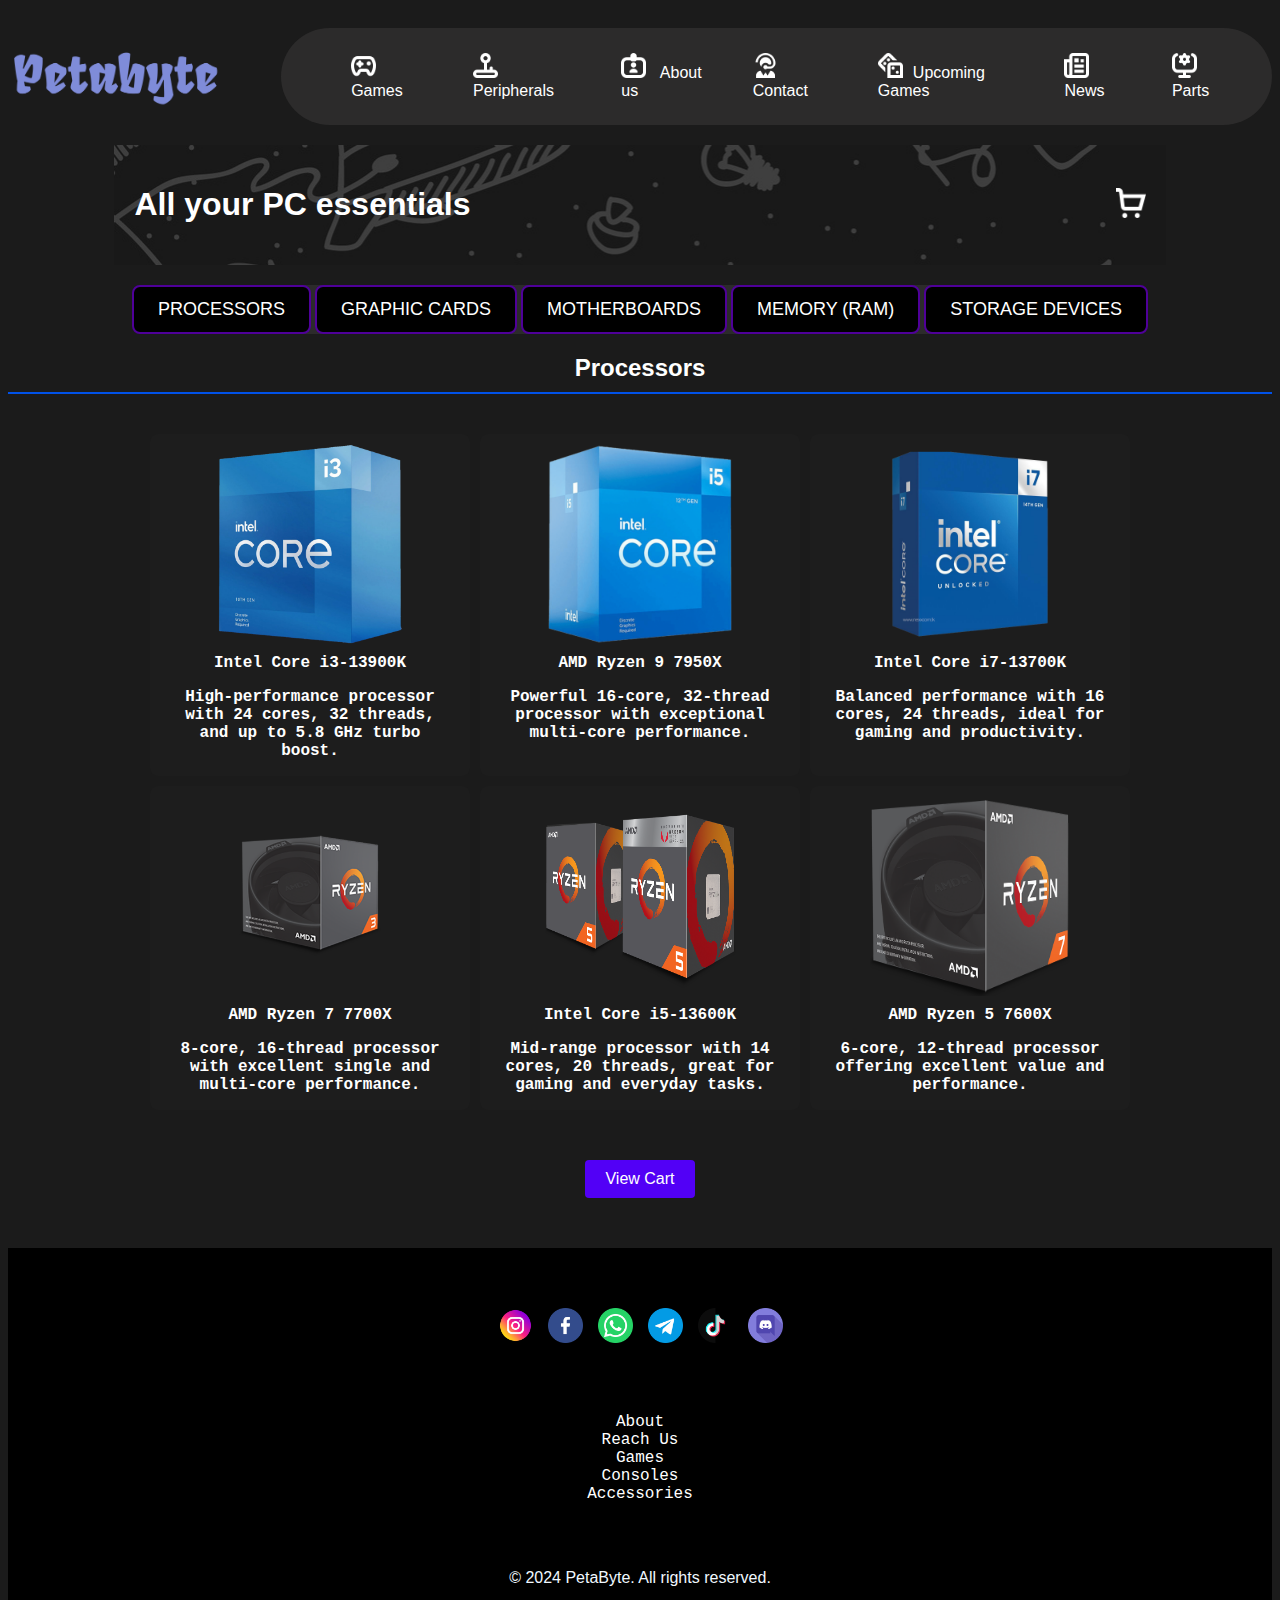
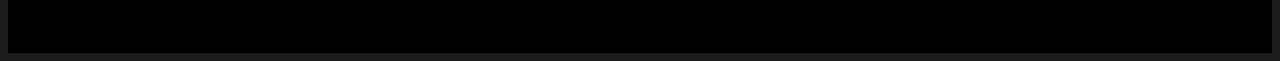
<file: parts.html>
<!DOCTYPE html>
<html lang="en">
<head>
  <meta charset="UTF-8">
  <link rel="icon" type="image/png" href="./favicon-96x96.png" sizes="96x96" />
  <link rel="icon" type="image/svg+xml" href="./favicon.svg" />
  <link rel="shortcut icon" href="./favicon.ico" />
  <link rel="apple-touch-icon" sizes="180x180" href="./apple-touch-icon.png" />
  <meta name="apple-mobile-web-app-title" content="PetaByte" />
  <link rel="manifest" href="./site.webmanifest" />
  <meta name="viewport" content="width=device-width, initial-scale=1.0">
  <link rel="stylesheet" href="styles/javascript.css">
  <title>PetaByte Product Catalog</title>
</head>
<body style="background-color: rgb(27, 27, 27);">
  <link rel="stylesheet" href="styles/javascript.css">

  <header>
    <div class="logo"><a href="index.html"><img src="nav/petabyte-high-resolution-logo-transparent.png" alt="petabyte logo" class="logo"></a></div>
    
    <nav>
      <ul>
        <li><a href="games-new.html"><img src="nav/gamepad.png" class="nav-icon" alt="games"> Games</a></li>
        <li><a href="accessories2.html"><img src="nav/joystick.png" class="nav-icon" alt="peripherals"> Peripherals</a></li>
        <li><a href="about.html"><img src="nav/id-card-clip-alt.png" class="nav-icon" alt="about"> About us</a></li>
        <li><a href="contact.html"><img src="nav/customer-service.png" class="nav-icon" alt="contact"> Contact</a></li>
        <li><a href="upcoming.html"><img src="nav/upcoming-games.png" class="nav-icon" alt="upcoming games">Upcoming Games</a></li>
        <li><a href="news.html"><img src="images/newspaper.png" width="25" class="nav-icon" alt="news">News</a></li>
        <li><a href="javascript.html"><img src="images/parts.png" class="nav-icon" alt="news">Parts</a></li>
      </ul>
    </nav>

<div class="hamburger"><img src="nav/wefw.png" width="25" height="25" alt="hamburger_menu"> </div>
</header>

<main>
<div class="top-section">
  <h1>All your PC essentials</h1>
  <div class="iconCart">
    <a href="cart.html"><img src="images/shopping-cart.png" alt="cart" height="30" width="30"></a>
  </div>
</div>


<nav>
  <button class="tab-button" onclick="openCategory('processors')">Processors</button>
  <button class="tab-button" onclick="openCategory('graphics')">Graphic Cards</button>
  <button class="tab-button" onclick="openCategory('motherboards')">Motherboards</button>
  <button class="tab-button" onclick="openCategory('ram')">Memory (RAM)</button>
  <button class="tab-button" onclick="openCategory('storage')">Storage Devices</button>
</nav>

  

    <!-----------------------------------------------------------------Categories    starts------------------------------------------------------------------------->
<div class=" items">
   <!--Processors-->
    <div id="processors" class="category">
      <h2>Processors</h2>
      <div class="grid-container">
        <div class="grid-item">
          <img src="images/JS_page/processors/i3.png" alt="Intel Core i3-13900K processor">
          <div class="product-info">Intel Core i3-13900K
            <p>High-performance processor with 24 cores, 32 threads, and up to 5.8 GHz turbo boost.</p>
          </div>
          <div class="info">
            <div class="quantity-control">
              <button class="quantity-btn" data-action="decrease" aria-label="Decrease quantity">-</button>
              <label for="i3-quantity" class="sr-only">Intel Core i3-13900K quantity</label>
              <input type="number" min="0" value="0" id="i3-quantity" class="quantity-input" 
                     data-id="proc-1" data-name="Intel Core i3-13900K" data-price="249.99">
              <button class="quantity-btn" data-action="increase" aria-label="Increase quantity">+</button>
          </div>
          <button class="add-to-cart-btn">Add to Cart</button>
           
            <p>Price: $249.99</p>
          </div></div> 

        <div class="grid-item">
          <img src="images/JS_page/processors/i5.png" alt="AMD Ryzen 9 7950X processor">
          <div class="product-info">AMD Ryzen 9 7950X
            <p>Powerful 16-core, 32-thread processor with exceptional multi-core performance.</p>
          </div>
          <div class="info">
            <div class="quantity-control">
              <button class="quantity-btn" data-action="decrease" aria-label="Decrease quantity">-</button>
              <label for="ryzen9-quantity" class="sr-only">AMD Ryzen 9 7950X quantity</label>
              <input type="number" min="0" value="0" id="ryzen9-quantity" class="quantity-input" 
                     data-id="proc-2" data-name="AMD Ryzen 9 7950X" data-price="249.99">
              <button class="quantity-btn" data-action="increase" aria-label="Increase quantity">+</button>
          </div>
            <button class="add-to-cart-btn">Add to Cart</button>
            
            <p>Price: $249.99</p>
          </div></div> 

        <div class="grid-item">
          <img src="images/JS_page/processors/I7-14700.png" alt="Intel Core i7-13700K processor">
          <div class="product-info">Intel Core i7-13700K
            <p>Balanced performance with 16 cores, 24 threads, ideal for gaming and productivity.</p>
          </div>
          <div class="info">
            <div class="quantity-control">
              <button class="quantity-btn" data-action="decrease" aria-label="Decrease quantity">-</button>
              <label for="i7-quantity" class="sr-only">Intel Core i7-13700K quantity</label>
              <input type="number" min="0" value="0" id="i7-quantity" class="quantity-input" 
                     data-id="proc-3" data-name="Intel Core i7-13700K" data-price="249.99">
              <button class="quantity-btn" data-action="increase" aria-label="Increase quantity">+</button>
          </div>
            <button class="add-to-cart-btn">Add to Cart</button>
        
            <p>Price: $249.99</p>
          </div></div> 

        <div class="grid-item">
          <img src="images/JS_page/processors/ry 3.png" alt="AMD Ryzen 7 7700X processor">
          <div class="product-info">AMD Ryzen 7 7700X
            <p>8-core, 16-thread processor with excellent single and multi-core performance.</p>
          </div>
          <div class="info">
            <div class="quantity-control">
              <button class="quantity-btn" data-action="decrease" aria-label="Decrease quantity">-</button>
              <label for="ryzen7-quantity" class="sr-only">AMD Ryzen 7 7700X quantity</label>
              <input type="number" min="0" value="0" id="ryzen7-quantity" class="quantity-input" 
                     data-id="proc-4" data-name="AMD Ryzen 7 7700X" data-price="249.99">
              <button class="quantity-btn" data-action="increase" aria-label="Increase quantity">+</button>
          </div>
            <button class="add-to-cart-btn">Add to Cart</button>
            
            <p>Price: $249.99</p>
          </div></div> 

        <div class="grid-item">
          <img src="images/JS_page/processors/ry 5.png" alt="Intel Core i5-13600K processor">
          <div class="product-info">Intel Core i5-13600K
            <p>Mid-range processor with 14 cores, 20 threads, great for gaming and everyday tasks.</p>
          </div>
         <div class="info">
          <div class="quantity-control">
            <button class="quantity-btn" data-action="decrease" aria-label="Decrease quantity">-</button>
            <label for="i5-quantity" class="sr-only">Intel Core i5-13600K quantity</label>
            <input type="number" min="0" value="0" id="i5-quantity" class="quantity-input" 
                   data-id="proc-5" data-name="Intel Core i5-13600K" data-price="249.99">
            <button class="quantity-btn" data-action="increase" aria-label="Increase quantity">+</button>
        </div>
            <button class="add-to-cart-btn">Add to Cart</button>
            
            <p>Price: $249.99</p>
          </div></div> 

        <div class="grid-item">
          <img src="images/JS_page/processors/ry 7.png" alt="AMD Ryzen 5 7600X processor">
          <div class="product-info">AMD Ryzen 5 7600X
            <p>6-core, 12-thread processor offering excellent value and performance.</p>
          </div>
          <div class="info">
            <div class="quantity-control">
              <button class="quantity-btn" data-action="decrease" aria-label="Decrease quantity">-</button>
              <label for="ryzen5-quantity" class="sr-only">AMD Ryzen 5 7600X quantity</label>
              <input type="number" min="0" value="0" id="ryzen5-quantity" class="quantity-input" 
                     data-id="proc-6" data-name="AMD Ryzen 5 7600X" data-price="249.99">
              <button class="quantity-btn" data-action="increase" aria-label="Increase quantity">+</button>
          </div>
            <button class="add-to-cart-btn">Add to Cart</button>
            <p>Price: $249.99</p>
          </div></div> 
      </div>
    </div>

    <!--Graphic cards-->
    <div id="graphics" class="category" style="display:none;">
      <h2>Graphic Cards</h2>
      <div class="grid-container">
        <div class="grid-item">
          <img src="images/JS_page/GPU/1582-20230719130825-MSI-RTX-4070-GAMING-X-TRIO.png" alt="NVIDIA GeForce RTX 4070 graphics card">
          <div class="product-info">NVIDIA GeForce RTX 4070
            <p>Ultimate gaming GPU with 24GB GDDR6X memory and cutting-edge ray tracing capabilities.</p>
          </div>
          <div class="info">
            <div class="quantity-control">
              <button class="quantity-btn" data-action="decrease" aria-label="Decrease quantity">-</button>
              <label for="rtx4070-quantity" class="sr-only">NVIDIA GeForce RTX 4070 quantity</label>
              <input type="number" min="0" value="0" id="rtx4070-quantity" class="quantity-input" 
                     data-id="gpu-1" data-name="NVIDIA GeForce RTX 4070" data-price="1599.99">
              <button class="quantity-btn" data-action="increase" aria-label="Increase quantity">+</button>
          </div>
            <button class="add-to-cart-btn">Add to Cart</button>
            
            <p>Price: $1,599.99</p></div>
            
        </div>
        <div class="grid-item">
          <img src="images/JS_page/GPU/ASUS-DUAL-GEFORCE-RTX-4060-8GB-GDDR6-OC-GRAPHICS-CARD-sri-lanka-badudeal.lk_.png" alt="AMD Radeon RX 7900 XT graphics card">
          <div class="product-info">AMD Radeon RX 7900 XT
            <p>High-performance graphics card with advanced RDNA 3 architecture.</p>
          </div>
          <div class="info">
            <div class="quantity-control">
              <button class="quantity-btn" data-action="decrease" aria-label="Decrease quantity">-</button>
              <label for="rx7900-quantity" class="sr-only">AMD Radeon RX 7900 XT quantity</label>
              <input type="number" min="0" value="0" id="rx7900-quantity" class="quantity-input" 
                     data-id="gpu-2" data-name="AMD Radeon RX 7900 XT" data-price="999.99">
              <button class="quantity-btn" data-action="increase" aria-label="Increase quantity">+</button>
          </div>
            <button class="add-to-cart-btn">Add to Cart</button>
            
            <p>Price: $999.99</p></div>
        </div>
        
        <!-- Continuing with the rest of the graphics cards... -->
        <div class="grid-item">
          <img src="images/JS_page/GPU/972a197921f9f680d0fd106d01a13b1f.png" alt="NVIDIA GeForce RTX 4080 graphics card">
          <div class="product-info">NVIDIA GeForce RTX 4080
            <p>Powerful GPU with 16GB GDDR6X, excellent for 4K gaming and content creation.</p>
          </div>
          <div class="info">
            <div class="quantity-control">
              <button class="quantity-btn" data-action="decrease" aria-label="Decrease quantity">-</button>
              <label for="rtx4080-quantity" class="sr-only">NVIDIA GeForce RTX 4080 quantity</label>
              <input type="number" min="0" value="0" id="rtx4080-quantity" class="quantity-input" 
                     data-id="gpu-3" data-name="NVIDIA GeForce RTX 4080" data-price="1199.99">
              <button class="quantity-btn" data-action="increase" aria-label="Increase quantity">+</button>
          </div>
            <button class="add-to-cart-btn">Add to Cart</button>
            
            <p>Price: $1,199.99</p></div>
        </div>
        
        <!-- Additional graphics cards... -->
        <div class="grid-item">
          <img src="images/JS_page/GPU/imagees.png" alt="AMD Radeon RX 6800 XT graphics card">
          <div class="product-info">AMD Radeon RX 6800 XT
            <p>High-performance graphics card with 16GB GDDR6 memory.</p>
          </div>
          <div class="info">
            <div class="quantity-control">
              <button class="quantity-btn" data-action="decrease" aria-label="Decrease quantity">-</button>
              <label for="rx6800-quantity" class="sr-only">AMD Radeon RX 6800 XT quantity</label>
              <input type="number" min="0" value="0" id="rx6800-quantity" class="quantity-input" 
                     data-id="gpu-4" data-name="AMD Radeon RX 6800 XT" data-price="649.99">
              <button class="quantity-btn" data-action="increase" aria-label="Increase quantity">+</button>
          </div>
            <button class="add-to-cart-btn">Add to Cart</button>
            
            <p>Price: $649.99</p></div>
        </div>
        
        <div class="grid-item">
          <img src="images/JS_page/GPU/images.png" alt="NVIDIA GeForce RTX 4070 graphics card">
          <div class="product-info">NVIDIA GeForce RTX 4070
            <p>Mid-range GPU with excellent 1440p gaming performance.</p>
          </div>
          <div class="info">
            <div class="quantity-control">
              <button class="quantity-btn" data-action="decrease" aria-label="Decrease quantity">-</button>
              <label for="rtx4070-alt-quantity" class="sr-only">NVIDIA GeForce RTX 4070 quantity</label>
              <input type="number" min="0" value="0" id="rtx4070-alt-quantity" class="quantity-input" 
                     data-id="gpu-5" data-name="NVIDIA GeForce RTX 4070" data-price="599.99">
              <button class="quantity-btn" data-action="increase" aria-label="Increase quantity">+</button>
          </div>
            <button class="add-to-cart-btn">Add to Cart</button>
            
            <p>Price: $599.99</p></div>
        </div>
        
        <div class="grid-item">
          <img src="images/JS_page/GPU/rtx-3080-gaming-z-trio-10g-lhr-image-main-600x600-1.png" alt="AMD Radeon RX 6700 XT graphics card">
          <div class="product-info">AMD Radeon RX 6700 XT
            <p>Great 1440p gaming performance with 12GB GDDR6 memory.</p>
          </div>
          <div class="info">
            <div class="quantity-control">
              <button class="quantity-btn" data-action="decrease" aria-label="Decrease quantity">-</button>
              <label for="rx6700-quantity" class="sr-only">AMD Radeon RX 6700 XT quantity</label>
              <input type="number" min="0" value="0" id="rx6700-quantity" class="quantity-input" 
                     data-id="gpu-6" data-name="AMD Radeon RX 6700 XT" data-price="479.99">
              <button class="quantity-btn" data-action="increase" aria-label="Increase quantity">+</button>
          </div>
            <button class="add-to-cart-btn">Add to Cart</button>
            
            <p>Price: $479.99</p></div>
        </div>
      </div>
    </div>

    <!--Motherboards-->
    <div id="motherboards" class="category" style="display:none;">
      <h2>Motherboards</h2>
      <div class="grid-container">
        <div class="grid-item">
          <img src="images/JS_page/Motherboards/Asus-motherboard-mockup-on-transparent-background-PNG.png" alt="ASUS ROG Maximus Z790 Hero motherboard">
          <div class="product-info">ASUS ROG Maximus Z790 Hero
            <p>High-end motherboard for Intel 13th Gen processors with robust power delivery.</p>
          </div>
          <div class="info">
            <div class="quantity-control">
              <button class="quantity-btn" data-action="decrease" aria-label="Decrease quantity">-</button>
              <label for="asus-z790-quantity" class="sr-only">ASUS ROG Maximus Z790 Hero quantity</label>
              <input type="number" min="0" value="0" id="asus-z790-quantity" class="quantity-input" 
                     data-id="mb-1" data-name="ASUS ROG Maximus Z790 Hero" data-price="499.99">
              <button class="quantity-btn" data-action="increase" aria-label="Increase quantity">+</button>
            </div>
            <button class="add-to-cart-btn">Add to Cart</button>
            <p>Price: $499.99</p>
          </div>
        </div>
        
        <div class="grid-item">
          <img src="images/JS_page/Motherboards/images.png" alt="MSI MPG X670E Carbon WiFi motherboard">
          <div class="product-info">MSI MPG X670E Carbon WiFi
            <p>Premium AMD AM5 motherboard with advanced features for Ryzen 7000 series.</p>
          </div>
          <div class="info">
            <div class="quantity-control">
              <button class="quantity-btn" data-action="decrease" aria-label="Decrease quantity">-</button>
              <label for="msi-x670e-quantity" class="sr-only">MSI MPG X670E Carbon WiFi quantity</label>
              <input type="number" min="0" value="0" id="msi-x670e-quantity" class="quantity-input" 
                     data-id="mb-2" data-name="MSI MPG X670E Carbon WiFi" data-price="429.99">
              <button class="quantity-btn" data-action="increase" aria-label="Increase quantity">+</button>
            </div>
            <button class="add-to-cart-btn">Add to Cart</button>
            <p>Price: $429.99</p>
          </div>
        </div>
        
        <div class="grid-item">
          <img src="images/JS_page/Motherboards/imeeages.png" alt="Gigabyte Z790 AORUS Master motherboard">
          <div class="product-info">Gigabyte Z790 AORUS Master
            <p>Feature-rich motherboard with excellent VRM and connectivity options.</p>
          </div>
          <div class="info">
            <div class="quantity-control">
              <button class="quantity-btn" data-action="decrease" aria-label="Decrease quantity">-</button>
              <label for="gigabyte-z790-quantity" class="sr-only">Gigabyte Z790 AORUS Master quantity</label>
              <input type="number" min="0" value="0" id="gigabyte-z790-quantity" class="quantity-input" 
                     data-id="mb-3" data-name="Gigabyte Z790 AORUS Master" data-price="379.99">
              <button class="quantity-btn" data-action="increase" aria-label="Increase quantity">+</button>
            </div>
            <button class="add-to-cart-btn">Add to Cart</button>
            <p>Price: $379.99</p>
          </div>
        </div>
        
        <div class="grid-item">
          <img src="images/JS_page/Motherboards/intel-microatx-lga-1151-motherboard-intel.png" alt="ASRock X670E Taichi motherboard">
          <div class="product-info">ASRock X670E Taichi
            <p>High-performance AMD motherboard with comprehensive features.</p>
          </div>
          <div class="info">
            <div class="quantity-control">
              <button class="quantity-btn" data-action="decrease" aria-label="Decrease quantity">-</button>
              <label for="asrock-x670e-quantity" class="sr-only">ASRock X670E Taichi quantity</label>
              <input type="number" min="0" value="0" id="asrock-x670e-quantity" class="quantity-input" 
                     data-id="mb-4" data-name="ASRock X670E Taichi" data-price="399.99">
              <button class="quantity-btn" data-action="increase" aria-label="Increase quantity">+</button>
            </div>
            <button class="add-to-cart-btn">Add to Cart</button>
            <p>Price: $399.99</p>
          </div>
        </div>
        
        <div class="grid-item">
          <img src="images/JS_page/Motherboards/lga-1151-microatx-motherboard-asus-motherboard-thumbnail.png" alt="MSI PRO B760M-A MORTAR motherboard">
          <div class="product-info">MSI PRO B760M-A MORTAR
            <p>Reliable mid-range motherboard for Intel 13th Gen processors.</p>
          </div>
          <div class="info">
            <div class="quantity-control">
              <button class="quantity-btn" data-action="decrease" aria-label="Decrease quantity">-</button>
              <label for="msi-b760m-quantity" class="sr-only">MSI PRO B760M-A MORTAR quantity</label>
              <input type="number" min="0" value="0" id="msi-b760m-quantity" class="quantity-input" 
                     data-id="mb-5" data-name="MSI PRO B760M-A MORTAR" data-price="189.99">
              <button class="quantity-btn" data-action="increase" aria-label="Increase quantity">+</button>
            </div>
            <button class="add-to-cart-btn">Add to Cart</button>
            <p>Price: $189.99</p>
          </div>
        </div>
        
        <div class="grid-item">
          <img src="images/JS_page/Motherboards/re.png" alt="ASUS PRIME X670-P motherboard">
          <div class="product-info">ASUS PRIME X670-P
            <p>Affordable AMD AM5 motherboard with solid performance features.</p>
          </div>
          <div class="info">
            <div class="quantity-control">
              <button class="quantity-btn" data-action="decrease" aria-label="Decrease quantity">-</button>
              <label for="asus-x670-p-quantity" class="sr-only">ASUS PRIME X670-P quantity</label>
              <input type="number" min="0" value="0" id="asus-x670-p-quantity" class="quantity-input" 
                     data-id="mb-6" data-name="ASUS PRIME X670-P" data-price="249.99">
              <button class="quantity-btn" data-action="increase" aria-label="Increase quantity">+</button>
            </div>
            <button class="add-to-cart-btn">Add to Cart</button>
            <p>Price: $249.99</p>
          </div>
        </div>
      </div>
    </div>

    <!--Random access memory-->
    <div id="ram" class="category" style="display:none;">
      <h2>Memory (RAM)</h2>
      <div class="grid-container">
        <div class="grid-item">
          <img src="images/JS_page/RAM/0d2f9b4715a28fff58b98872d33159a1.png" alt="Corsair Dominator Platinum RGB 32GB DDR5 memory modules">
          <div class="product-info">Corsair Dominator Platinum RGB 32GB DDR5
            <p>High-performance 32GB (2x16GB) DDR5-6000 CL36 memory with RGB lighting.</p>
          </div>
          <div class="info">
            <div class="quantity-control">
              <button class="quantity-btn" data-action="decrease" aria-label="Decrease quantity">-</button>
              <label for="corsair-ddr5-quantity" class="sr-only">Corsair Dominator Platinum RGB 32GB DDR5 quantity</label>
              <input type="number" min="0" value="0" id="corsair-ddr5-quantity" class="quantity-input" 
                     data-id="ram-1" data-name="Corsair Dominator Platinum RGB 32GB DDR5" data-price="249.99">
              <button class="quantity-btn" data-action="increase" aria-label="Increase quantity">+</button>
            </div>
            <button class="add-to-cart-btn">Add to Cart</button>
            <p>Price: $249.99</p>
          </div>
        </div>
        
        <div class="grid-item">
          <img src="images/JS_page/RAM/256f09908d9d472a6cbdc138f6505ca7.png" alt="G.Skill Trident Z5 RGB 32GB DDR5 memory modules">
          <div class="product-info">G.Skill Trident Z5 RGB 32GB DDR5
            <p>32GB (2x16GB) DDR5-6400 CL32 memory with vibrant RGB design.</p>
          </div>
          <div class="info">
            <div class="quantity-control">
              <button class="quantity-btn" data-action="decrease" aria-label="Decrease quantity">-</button>
              <label for="gskill-ddr5-quantity" class="sr-only">G.Skill Trident Z5 RGB 32GB DDR5 quantity</label>
              <input type="number" min="0" value="0" id="gskill-ddr5-quantity" class="quantity-input" 
                     data-id="ram-2" data-name="G.Skill Trident Z5 RGB 32GB DDR5" data-price="229.99">
              <button class="quantity-btn" data-action="increase" aria-label="Increase quantity">+</button>
            </div>
            <button class="add-to-cart-btn">Add to Cart</button>
            <p>Price: $229.99</p>
          </div>
        </div>
        
        <div class="grid-item">
          <img src="images/JS_page/RAM/57609ce6df9a1a5870c77dba08bc1f09.png" alt="Crucial Ballistix 16GB DDR5 memory modules">
          <div class="product-info">Crucial Ballistix 16GB DDR5
            <p>Affordable 16GB (2x8GB) DDR5-5200 CL38 memory for gaming and productivity.</p>
          </div>
          <div class="info">
            <div class="quantity-control">
              <button class="quantity-btn" data-action="decrease" aria-label="Decrease quantity">-</button>
              <label for="crucial-ddr5-quantity" class="sr-only">Crucial Ballistix 16GB DDR5 quantity</label>
              <input type="number" min="0" value="0" id="crucial-ddr5-quantity" class="quantity-input" 
                     data-id="ram-3" data-name="Crucial Ballistix 16GB DDR5" data-price="129.99">
              <button class="quantity-btn" data-action="increase" aria-label="Increase quantity">+</button>
            </div>
            <button class="add-to-cart-btn">Add to Cart</button>
            <p>Price: $129.99</p>
          </div>
        </div>
        
        <div class="grid-item">
          <img src="images/JS_page/RAM/8bd3e80e8816651fe0b7607fffeea4f3.png" alt="Kingston FURY Beast 64GB DDR5 memory modules">
          <div class="product-info">Kingston FURY Beast 64GB DDR5
            <p>High-capacity 64GB (2x32GB) DDR5-5600 CL40 memory for heavy workloads.</p>
          </div>
          <div class="info">
            <div class="quantity-control">
              <button class="quantity-btn" data-action="decrease" aria-label="Decrease quantity">-</button>
              <label for="kingston-ddr5-quantity" class="sr-only">Kingston FURY Beast 64GB DDR5 quantity</label>
              <input type="number" min="0" value="0" id="kingston-ddr5-quantity" class="quantity-input" 
                     data-id="ram-4" data-name="Kingston FURY Beast 64GB DDR5" data-price="349.99">
              <button class="quantity-btn" data-action="increase" aria-label="Increase quantity">+</button>
            </div>
            <button class="add-to-cart-btn">Add to Cart</button>
            <p>Price: $349.99</p>
          </div>
        </div>
        
        <div class="grid-item">
          <img src="images/JS_page/RAM/8f3091c30656166a65f9e3d1b3e18d93.png" alt="TeamGroup T-Force Vulcan 32GB DDR5 memory modules">
          <div class="product-info">TeamGroup T-Force Vulcan 32GB DDR5
            <p>32GB (2x16GB) DDR5-5200 CL40 memory with stylish heat spreader.</p>
          </div>
          <div class="info">
            <div class="quantity-control">
              <button class="quantity-btn" data-action="decrease" aria-label="Decrease quantity">-</button>
              <label for="teamgroup-ddr5-quantity" class="sr-only">TeamGroup T-Force Vulcan 32GB DDR5 quantity</label>
              <input type="number" min="0" value="0" id="teamgroup-ddr5-quantity" class="quantity-input" 
                     data-id="ram-5" data-name="TeamGroup T-Force Vulcan 32GB DDR5" data-price="189.99">
              <button class="quantity-btn" data-action="increase" aria-label="Increase quantity">+</button>
            </div>
            <button class="add-to-cart-btn">Add to Cart</button>
            <p>Price: $189.99</p>
          </div>
        </div>
        
        <div class="grid-item">
          <img src="images/JS_page/RAM/9d1c129142a6a5bdfd1348bcd396de5b.png" alt="G.Skill Ripjaws S5 16GB DDR5 memory modules">
          <div class="product-info">G.Skill Ripjaws S5 16GB DDR5
            <p>Compact 16GB (2x8GB) DDR5-5600 CL36 memory for compact builds.</p>
          </div>
          <div class="info">
            <div class="quantity-control">
              <button class="quantity-btn" data-action="decrease" aria-label="Decrease quantity">-</button>
              <label for="gskill-ripjaws-quantity" class="sr-only">G.Skill Ripjaws S5 16GB DDR5 quantity</label>
              <input type="number" min="0" value="0" id="gskill-ripjaws-quantity" class="quantity-input" 
                     data-id="ram-6" data-name="G.Skill Ripjaws S5 16GB DDR5" data-price="119.99">
              <button class="quantity-btn" data-action="increase" aria-label="Increase quantity">+</button>
            </div>
            <button class="add-to-cart-btn">Add to Cart</button>
            <p>Price: $119.99</p>
          </div>
        </div>
      </div>
    </div>

    <!--Storage devices-->
    <div id="storage" class="category" style="display:none;">
      <h2>Storage Devices</h2>
      <div class="grid-container">
        <div class="grid-item">
          <img src="images/JS_page/SSD/0e97600691ce189f310d0f2e465b1f6b.png" alt="Samsung 990 PRO 2TB PCIe 4.0 NVMe SSD">
          <div class="product-info">Samsung 990 PRO 2TB PCIe 4.0 NVMe SSD
            <p>Ultra-fast 2TB NVMe SSD with sequential read speeds up to 7,450 MB/s.</p>
          </div>
          <div class="info">
            <div class="quantity-control">
              <button class="quantity-btn" data-action="decrease" aria-label="Decrease quantity">-</button>
              <label for="samsung-990-quantity" class="sr-only">Samsung 990 PRO 2TB PCIe 4.0 NVMe SSD quantity</label>
              <input type="number" min="0" value="0" id="samsung-990-quantity" class="quantity-input" 
                     data-id="storage-1" data-name="Samsung 990 PRO 2TB PCIe 4.0 NVMe SSD" data-price="249.99">
              <button class="quantity-btn" data-action="increase" aria-label="Increase quantity">+</button>
            </div>
            <button class="add-to-cart-btn">Add to Cart</button>
            <p>Price: $249.99</p>
          </div>
        </div>
        
        <div class="grid-item">
          <img src="images/JS_page/SSD/ac1e6d5ebce01afa481d619949ec4aad.png" alt="WD Black SN850X 1TB PCIe 4.0 NVMe SSD">
          <div class="product-info">WD Black SN850X 1TB PCIe 4.0 NVMe SSD
            <p>High-performance 1TB SSD optimized for gaming and content creation.</p>
          </div>
          <div class="info">
            <div class="quantity-control">
              <button class="quantity-btn" data-action="decrease" aria-label="Decrease quantity">-</button>
              <label for="wd-black-quantity" class="sr-only">WD Black SN850X 1TB PCIe 4.0 NVMe SSD quantity</label>
              <input type="number" min="0" value="0" id="wd-black-quantity" class="quantity-input" 
                     data-id="storage-2" data-name="WD Black SN850X 1TB PCIe 4.0 NVMe SSD" data-price="139.99">
              <button class="quantity-btn" data-action="increase" aria-label="Increase quantity">+</button>
            </div>
            <button class="add-to-cart-btn">Add to Cart</button>
            <p>Price: $139.99</p>
          </div>
        </div>
        
        <div class="grid-item">
          <img src="images/JS_page/SSD/b1a4978531638da7e5fe74774b626315.png" alt="Crucial P5 Plus 1TB PCIe 4.0 NVMe SSD">
          <div class="product-info">Crucial P5 Plus 1TB PCIe 4.0 NVMe SSD
            <p>Reliable 1TB SSD with good performance for everyday computing.</p>
          </div>
          <div class="info">
            <div class="quantity-control">
              <button class="quantity-btn" data-action="decrease" aria-label="Decrease quantity">-</button>
              <label for="crucial-p5-quantity" class="sr-only">Crucial P5 Plus 1TB PCIe 4.0 NVMe SSD quantity</label>
              <input type="number" min="0" value="0" id="crucial-p5-quantity" class="quantity-input" 
                     data-id="storage-3" data-name="Crucial P5 Plus 1TB PCIe 4.0 NVMe SSD" data-price="109.99">
              <button class="quantity-btn" data-action="increase" aria-label="Increase quantity">+</button>
            </div>
            <button class="add-to-cart-btn">Add to Cart</button>
            <p>Price: $109.99</p>
          </div>
        </div>
        
        <div class="grid-item">
          <img src="images/JS_page/SSD/ca052ce3882543be6ba1d049879448f2.png" alt="Seagate Barracuda 4TB 7200RPM Hard Drive">
          <div class="product-info">Seagate Barracuda 4TB 7200RPM HDD
            <p>High-capacity 4TB hard drive for mass storage needs.</p>
          </div>
          <div class="info">
            <div class="quantity-control">
              <button class="quantity-btn" data-action="decrease" aria-label="Decrease quantity">-</button>
              <label for="seagate-barracuda-quantity" class="sr-only">Seagate Barracuda 4TB 7200RPM HDD quantity</label>
              <input type="number" min="0" value="0" id="seagate-barracuda-quantity" class="quantity-input" 
                     data-id="storage-4" data-name="Seagate Barracuda 4TB 7200RPM HDD" data-price="89.99">
              <button class="quantity-btn" data-action="increase" aria-label="Increase quantity">+</button>
            </div>
            <button class="add-to-cart-btn">Add to Cart</button>
            <p>Price: $89.99</p>
          </div>
        </div>
        
        <div class="grid-item">
          <img src="images/JS_page/SSD/e6a08258fe2d70aa82f2c7dc6b0a8796 (1).png" alt="Samsung 870 EVO 2TB SATA SSD">
          <div class="product-info">Samsung 870 EVO 2TB SATA SSD
            <p>Reliable 2TB SATA SSD with consistent performance for laptops and desktops.</p>
          </div>
          <div class="info">
            <div class="quantity-control">
              <button class="quantity-btn" data-action="decrease" aria-label="Decrease quantity">-</button>
              <label for="samsung-870-quantity" class="sr-only">Samsung 870 EVO 2TB SATA SSD quantity</label>
              <input type="number" min="0" value="0" id="samsung-870-quantity" class="quantity-input" 
                     data-id="storage-5" data-name="Samsung 870 EVO 2TB SATA SSD" data-price="189.99">
              <button class="quantity-btn" data-action="increase" aria-label="Increase quantity">+</button>
            </div>
            <button class="add-to-cart-btn">Add to Cart</button>
            <p>Price: $189.99</p>
          </div>
        </div>
        
        <div class="grid-item">
          <img src="images/JS_page/SSD/e6a08258fe2d70aa82f2c7dc6b0a8796.png" alt="WD Red Pro 8TB NAS Hard Drive">
          <div class="product-info">WD Red Pro 8TB NAS HDD
            <p>High-reliability 8TB hard drive specifically designed for NAS systems.</p>
          </div>
          <div class="info">
            <div class="quantity-control">
              <button class="quantity-btn" data-action="decrease" aria-label="Decrease quantity">-</button>
              <label for="wd-red-quantity" class="sr-only">WD Red Pro 8TB NAS HDD quantity</label>
              <input type="number" min="0" value="0" id="wd-red-quantity" class="quantity-input" 
                     data-id="storage-6" data-name="WD Red Pro 8TB NAS HDD" data-price="189.99">
              <button class="quantity-btn" data-action="increase" aria-label="Increase quantity">+</button>
            </div>
            <button class="add-to-cart-btn">Add to Cart</button>
            <p>Price: $189.99</p>
          </div>
        </div>
      </div>
    </div>
 
  <div class="cart-actions">
    <button id="view-cart-btn" href="cart.html">View Cart</button>
    
</div>
  </main>

  <!-- Popup notification -->
  <div id="popup" class="popup">Item added to cart!</div>


  <script src="main.js"></script>


  <footer>
    <div class="socials"><!--social media links-->
        <a href="www.instagram.com"><img src="images/socials\instagram.png" alt="instagram" ></a>
        <a href="www.facebook.com"><img src="images/socials\facebook.png" alt="Facebook"></a>
        <a href="web.whatsapp.com"><img src="images/socials\social.png" alt="Whatsapp"></a>
        <a href="www.telegram.com"><img src="images/socials\telegram.png" alt="telegram"></a>
        <a href="www.tiktok.com"><img src="images/socials\tik-tok.png" alt="tik-tok"></a>
        <a href="www.discord.com"><img src="images/socials\discord.png" alt="discord"></a>
    </div>

    <div class="nav_foot">
        <ul>
            <li type="none" ><a href="">About</a></li>
            <li type="none"><a href="">Reach Us</a></li>
            <li type="none"><a href="">Games</a></li>
            <li type="none"><a href="">Consoles</a></li>
            <li type="none"><a href="">Accessories</a></li>
        </ul>
    </div>

    <p>&copy; 2024 PetaByte. All rights reserved.</p>

    
  </footer>
</body>
</html>
</file>
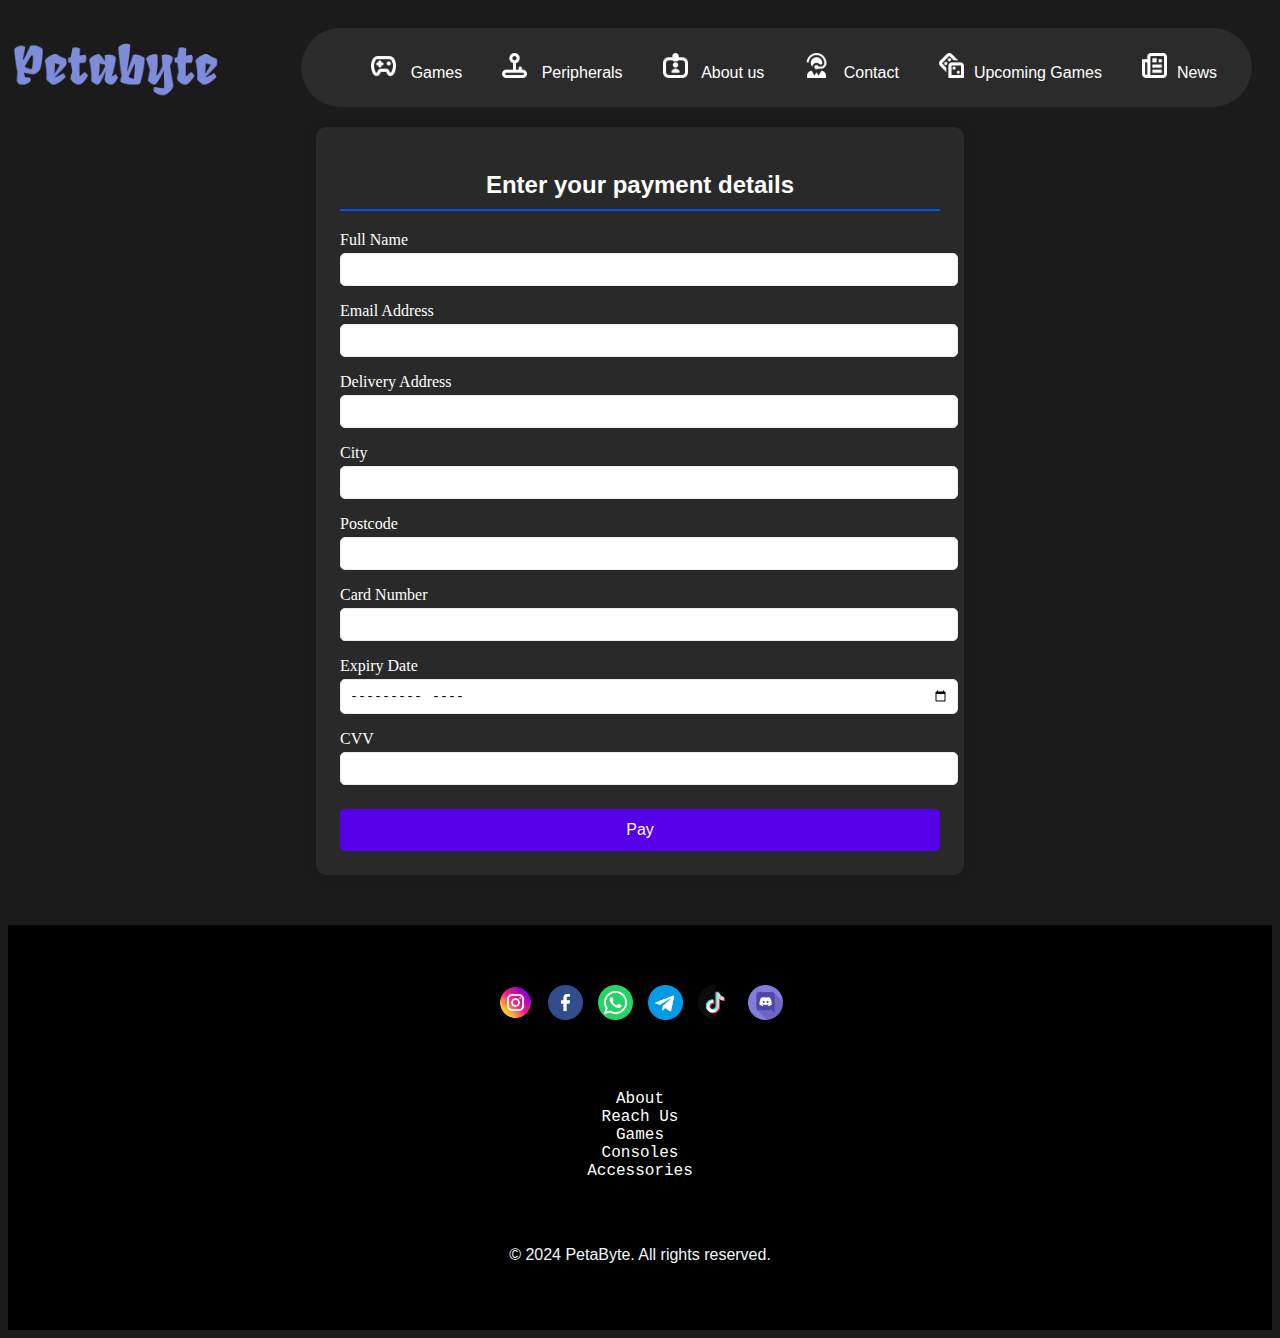
<file: payment info.html>
<!DOCTYPE html>
<html lang="en">
<head>
  <meta charset="UTF-8">
  <link rel="icon" type="image/png" href="./favicon-96x96.png" sizes="96x96" />
  <link rel="icon" type="image/svg+xml" href="./favicon.svg" />
  <link rel="shortcut icon" href="./favicon.ico" />
  <link rel="apple-touch-icon" sizes="180x180" href="./apple-touch-icon.png" />
  <meta name="apple-mobile-web-app-title" content="PetaByte" />
  <link rel="manifest" href="./site.webmanifest" />
  <meta name="viewport" content="width=device-width, initial-scale=1.0">
  <link rel="stylesheet" href="styles/javascript.css">
  <title>PetaByte Product Catalog</title>
</head>
<body style="background-color: rgb(27, 27, 27);">
  <link rel="stylesheet" href="styles/payment info.css">

  <header>
    <div class="logo"><a href="index.html"><img src="nav/petabyte-high-resolution-logo-transparent.png" alt="petabyte logo" class="logo"></a></div>
    
    <nav>
      <ul>
        <li><a href="games new.html"><img src="nav/gamepad.png" class="nav-icon" alt="games"> Games</a></li>
        <li><a href="accessories2.html"><img src="nav/joystick.png" class="nav-icon" alt="peripherals"> Peripherals</a></li>
        <li><a href="about.html"><img src="nav/id-card-clip-alt.png" class="nav-icon" alt="about"> About us</a></li>
        <li><a href="contact.html"><img src="nav/customer-service.png" class="nav-icon" alt="contact"> Contact</a></li>
        <li><a href="upcoming.html"><img src="nav/upcoming games.png" class="nav-icon" alt="upcoming games">Upcoming Games</a></li>
        <li><a href="news.html"><img src="images/newspaper.png" width="25px" class="nav-icon" alt="news">News</a></li>
      </ul>
    </nav>
    
    <div class="hamburger"><img src="nav/wefw.png" width="25px" height="25px"> </div>
  </header>


  <main>
    <form id="orderform">
      <h2>Enter your payment details</h2>
  
      <!-- Details -->
      <label for="name">Full Name</label>
      <input type="text" id="name" required>
  
      <label for="email">Email Address</label>
      <input type="email" id="email" required>
  
      <!-- Delivery Details -->
      <label for="address">Delivery Address</label>
      <input type="text" id="address" required>
  
      <label for="city">City</label>
      <input type="text" id="city" required>
  
      <label for="postcode">Postcode</label>
      <input type="text" id="postcode" required>
  
      <!-- Payment Information -->
      <label for="cardNumber">Card Number</label>
      <input type="text" id="cardNumber" maxlength="16" required>
  
      <label for="expiry">Expiry Date</label>
      <input type="month" id="expiry" required>
  
      <label for="cvv">CVV</label>
      <input type="text" id="cvv" maxlength="4" required>
  
      <button type="submit" id="payBtn">Pay</button>
    </form>
  
    <div id="message" style="margin-top: 20px; font-weight: bold;"></div>
  </main>
  
<script src="pay.js"></script>

  <footer>
    <div class="socials"><!--social media links-->
        <a href="www.instagram.com"><img src="images/socials\instagram.png" alt="instagram" ></a>
        <a href="www.facebook.com"><img src="images/socials\facebook.png" alt="Facebook"></a>
        <a href="web.whatsapp.com"><img src="images/socials\social.png" alt="Whatsapp"></a>
        <a href="www.telegram.com"><img src="images/socials\telegram.png" alt="telegram"></a>
        <a href="www.tiktok.com"><img src="images/socials\tik-tok.png" alt="tik-tok"></a>
        <a href="www.discord.com"><img src="images/socials\discord.png" alt="discord"></a>
    </div>

    <div class="nav_foot">
        <ul>
            <li type="none" ><a href="">About</a></li>
            <li type="none"><a href="">Reach Us</a></li>
            <li type="none"><a href="">Games</a></li>
            <li type="none"><a href="">Consoles</a></li>
            <li type="none"><a href="">Accessories</a></li>
        </ul>
    </div>

    <p>&copy; 2024 PetaByte. All rights reserved.</p>
</file>
<file: styles/about.css>
header{
  display: flex  ;
  gap: 20px;
  align-items: center;
}



nav{color:white;
  background-color: hsl(0, 1%, 17%);
  border-radius: 50px;
  width: fit-content;
  margin: 20px auto;


}

nav ul{
  margin: 0px;
  padding: 15px;
  padding-left: 50px;
  list-style-type: none;
  display: flex;

}

nav ul li{
  padding: 10px 20px;
  font-family: 'Franklin Gothic Medium', 'Arial Narrow', Arial, sans-serif;
}

nav li a{
  color:white;
  text-decoration: none;
  

}

nav li a:hover{
  background-color: rgb(63, 63, 63);
  padding: 30px;
}

.hamburger {
  display: none; /* Hidden by default */
  position: absolute;
  top: 25px; /* Adjust as needed for spacing */
  right: 10px; /* Align to the right edge */
}

@media (max-width: 768px) {
  nav {
      display: none; /* Hide the navigation bar */
  }

  .hamburger {
      display: block; /* Show the hamburger menu */
      cursor: pointer;
      align-items: center; /* Center align if it's a flex container */
  }
}

.logo{
  
  max-height: 60px;
  margin-right: 20px;
  top: 15px;
  left: 10px;
  display: flex;
  width: auto;

}

/*main part*/
.featuredP{
  color: white;
  font-family: 'Trebuchet MS', 'Lucida Sans Unicode', 'Lucida Grande', 'Lucida Sans', Arial, sans-serif;
  text-align: center;
  background-color: rgb(59, 59, 59);
  padding: 10px;
  font-size: 10px;
}


/*table with relevant info*/

.store-table {
  width: 90%;
  margin: 20px auto;
  font-family:'Courier New', Courier, monospace;
  font-weight: bold;
  font-size: 20px;
  background-color: rgb(52, 52, 52);
  
  color: white;
}

.store-table th, .store-table td {
  border: 1px solid #575757;
  padding: 10px;
  text-align: left;
  color: white;
}

.store-table th {
  background-color: #101010;
  color: rgb(255, 255, 255);
}

.store-table tfoot {
  font-weight: bold;
  background-color: #000000;
}

.store-table tfoot td {
  text-align: center;
}

.map {
  width: 100px;
  height: 100px;
}



/*stores section*/
.storesContainer {
  display: flex;
  flex-wrap: wrap;
  justify-content: center;
  gap: 20px;
  padding: 20px;
}

.storeimg {
  background-color: rgb(58, 58, 58);
  color: rgb(255, 255, 255);
  border: 1px solid #414141;
  border-radius: 8px;
  padding: 10px;
  text-align: center;
  box-shadow: 0 4px 6px rgba(0, 0, 0, 0.1);
  flex: 1 1 300px;
  max-width: 300px;
  font-family:'Segoe UI', Tahoma, Geneva, Verdana, sans-serif
}

.storeimg img {
  width: 100%;
  height: auto;
  border-radius: 8px;
}

.storeimg h2 {
  margin: 10px 0;
}

/*
@media (max-width: 1024px) {
  .storeimg {
      flex: 1 1 250px;
      max-width: 250px;
  }
}

@media (max-width: 768px) {
  .storeimg {
      flex: 1 1 200px;
      max-width: 200px;
  }
}

@media (max-width: 480px) {
  .storeimg {
      flex: 1 1 100%;
      max-width: 100%;
  }
}



/*footer*/

footer{
  margin-top: 50px;
  background-color: rgb(0, 0, 0);
  padding: 50px;
  padding-top: 50px;
  padding-bottom: 50px;
  align-items: center;
  text-align: center;
}

footer .socials {
  display: flex;
  justify-content: center;
  gap: 15px; /* Spacing between icons */
  margin-top: 10px;
}

footer .socials img {/*social media icon links*/
  width: 35px; 
  height: 35px;
  transition: transform 0.3s ease; 
  align-items: center;
}

footer > p{
  margin-top: 40px;
  color: aliceblue;
  text-align: center;
  font-family: 'Segoe UI', Tahoma, Geneva, Verdana, sans-serif;
}

.indented {
  margin-left: 20px; /* Adjust as needed */
}


.nav_foot{
  
  color: white;
  text-align: center;
  font-family: 'Courier New', Courier, monospace;
  gap: 15px;
  padding: auto;
  margin-top: 40px;
  
}

.nav_foot a{
  color: white;
  text-decoration: none;
}

.nav_foot li:hover{
  background-color: rgb(65, 65, 65);
  padding: 2px;
}

iframe{
  width: 250px;
  height: 250px;

}
</file>
<file: styles/accessories2.css>
header{
  display: flex  ;
  gap: 20px;
  align-items: center;
}



nav{color:white;
  background-color: hsl(0, 1%, 17%);
  border-radius: 50px;
  width: fit-content;
  margin: 20px auto;


}

nav ul{
  margin: 0px;
  padding: 15px;
  padding-left: 50px;
  list-style-type: none;
  display: flex;

}

nav ul li{
  padding: 10px 20px;
  font-family: 'Franklin Gothic Medium', 'Arial Narrow', Arial, sans-serif;
}

nav li a{
  color:white;
  text-decoration: none;
  

}

nav li a:hover{
  background-color: rgb(63, 63, 63);
  padding: 30px;
}

.hamburger {
  display: none; /* Hidden by default */
  position: absolute;
  top: 25px; /* Adjust as needed for spacing */
  right: 10px; /* Align to the right edge */
}

.nav-icon {
  width: 25px;
  margin-right: 10px;
}


@media (max-width: 768px) {
  nav {
      display: none; /* Hide the navigation bar */
  }

  .hamburger {
      display: block; /* Show the hamburger menu */
      cursor: pointer;
      align-items: center; /* Center align if it's a flex container */
  }
}

.logo{
  
  max-height: 60px;
  margin-right: 20px;
  top: 15px;
  left: 10px;
  display: flex;
  width: auto;

}








.grid-container {
  display: grid;
  grid-template-columns: repeat(auto-fit, minmax(300px, 1fr));
  gap: 23px;
  padding: 20px;
  width: 100%;
  max-width: 98%;
  background: #292929;
  border-radius: 10px;
  box-shadow: 0 4px 8px rgba(0, 0, 0, 0.1);
}

.grid-item {
  background-color: #1d1d1d;
  border-radius: 8px;
  overflow: hidden;
  display: flex;
  flex-direction: column; /* Stack content vertically */
  align-items: center;
  width: 320px;
  height: auto; /* Allow height to adjust */
  position: relative; /* Ensure the info overlay is positioned properly */
  transition: transform 0.3s ease;
}

.grid-item:hover {
  transform: scale(1.1);
}

.grid-item img {
  width: 200px;
  height: 200px;
  margin-top: 10px;
  transition: opacity 0.3s ease; /* Smoothly dim the image on hover */
}

.grid-item:hover img {
  opacity: 0.5; /* Dim the image */
}

/* Product name styling */
.product-info {
  max-width: 90%;
  max-height: 90%;
  color: white;
  margin-top: 10px;
  text-align: center;
  font-weight: bold;
  font-family: 'Courier New', Courier, monospace;
}

/* Info overlay for price */
.info {
  position: absolute;
  top: 0;
  left: 0;
  width: 100%;
  height: 100%;
  display: flex;
  flex-direction: column;
  justify-content: center;
  align-items: center;
  background-color: rgba(0, 0, 0, 0.7); 
  color: white;
  opacity: 0; /* Hide the info by default */
  border-radius: 8px;
  transition: opacity 0.3s ease;
  text-align: center;
  padding: 20px;
  box-sizing: border-box;
  font-size: 1rem;
}

.grid-item:hover .info {
  opacity: 1; /* Show the info on hover */
}

h2{
  color: white;
  font-family:'Segoe UI', Tahoma, Geneva, Verdana, sans-serif;
  text-align: center;
}



/*featured console and accessory*/
.featured1 {
  display: flex;
  flex-direction: column;
  gap: 20px;
  padding: 20px;
  width: 100%;
  max-width: 98%;
  background: #454444;
  border-radius: 10px;
  
  
}

.featured-image1 {
  display: flex;
  flex-direction: row;
  align-items: flex-start;
  gap: 15px;
  background-color: #181818;
  border-radius: 10px;
  overflow: hidden;
  padding: 15px;
  box-shadow: 0 2px 4px rgba(0, 0, 0, 0.1);
}


.featured-image1 img {
  width: 150px;
  height: 150px;
  object-fit: cover;
  border-radius: 10px;
  flex-shrink: 0;
}

.featured-image1 h2 {
  margin: 10px 0;
  font-size: 1.5em;
  color: #ffffff;
}

.featured-image1 p {
  font-size: 1em;
  color: #ffffff;
  margin: 10px 0;
}

.featured-image1 ul {
  list-style-type: none;
  padding: 0;
}

.featured-image1 ul li {
  font-size: 0.9em;
  color: #ffffff;
  margin: 5px 0;
}









/*footer*/

footer{
  margin-top: 50px;
  background-color: rgb(0, 0, 0);
  padding: 50px;
  padding-top: 50px;
  padding-bottom: 50px;
  align-items: center;
  text-align: center;
  list-style-type: none;
}

footer .socials {
  display: flex;
  justify-content: center;
  gap: 15px; /* Spacing between icons */
  margin-top: 10px;
}

footer .socials img {/*social media icon links*/
  width: 35px; 
  height: 35px;
  transition: transform 0.3s ease; 
  align-items: center;
}

footer > p{
  margin-top: 40px;
  color: aliceblue;
  text-align: center;
  font-family: 'Segoe UI', Tahoma, Geneva, Verdana, sans-serif;
}

.indented {
  margin-left: 20px; 
}


.nav_foot{
  
  color: white;
  text-align: center;
  font-family: 'Courier New', Courier, monospace;
  gap: 15px;
  padding: auto;
  margin-top: 40px;
  
}

.nav_foot a{
  color: white;
  text-decoration: none;
}

.nav_foot li:hover{
  background-color: rgb(65, 65, 65);
  padding: 2px;
}
</file>
<file: styles/javascript.css>
header{
  display: flex  ;
  gap: 20px;
  align-items: center;
}



nav{color:white;
  background-color: hsl(0, 1%, 17%);
  border-radius: 50px;
  width: fit-content;
  margin: 20px auto;


}

nav ul{
  margin: 0px;
  padding: 15px;
  padding-left: 50px;
  list-style-type: none;
  display: flex;

}

nav ul li{
  padding: 10px 20px;
  font-family: 'Franklin Gothic Medium', 'Arial Narrow', Arial, sans-serif;
}

nav li a{
  color:white;
  text-decoration: none;
  

}

nav li a:hover{
  background-color: rgb(63, 63, 63);
  padding: 30px;
}

.hamburger {
  display: none; /* Hidden by default */
  position: absolute;
  top: 25px; /* Adjust as needed for spacing */
  right: 10px; /* Align to the right edge */
}

.nav-icon {
  width: 25px;
  margin-right: 10px;
}


@media (max-width: 768px) {
  nav {
      display: none; /* Hide the navigation bar */
  }

  .hamburger {
      display: block; /* Show the hamburger menu */
      cursor: pointer;
      align-items: center; /* Center align if it's a flex container */
  }
}
/* Mobile Navigation Styles */
@media (max-width: 768px) {
  nav {
      display: none; /* Hide the navigation bar by default on mobile */
  }

  .hamburger {
      display: block; /* Show the hamburger menu */
      cursor: pointer;
      position: absolute;
      top: 25px; 
      right: 20px;
      z-index: 101;
  }

  nav ul {
      flex-direction: column;
      padding: 20px;
  }

  nav ul li {
      padding: 15px 10px;
      border-bottom: 1px solid rgba(255, 255, 255, 0.1);
  }

  nav ul li:last-child {
      border-bottom: none;
  }
  
  /* Style for when menu is open */
  nav.open {
      display: block;
      position: absolute;
      top: 80px;
      right: 10px;
      width: 250px;
      background-color: hsl(0, 1%, 17%);
      border-radius: 15px;
      z-index: 100;
      box-shadow: 0 5px 15px rgba(0, 0, 0, 0.3);
  }
}

.logo{
  
  max-height: 60px;
  margin-right: 20px;
  top: 15px;
  left: 10px;
  display: flex;
  width: auto;

}


.tab-button{
  background-color: black;
  font-family:'Franklin Gothic Medium', 'Arial Narrow', Arial, sans-serif;
    color: white;
    border: 2px solid rgb(79, 0, 153);
    padding: 12px 24px;
    font-size: 18px;
    cursor: pointer;
    transition: 0.3s ease-in-out;
    border-radius: 8px;
    position: relative;
    overflow: hidden;
    text-transform: uppercase;
}

.tab-button:hover {
  box-shadow: 0 0 10px rgb(99, 0, 237), 0 0 40px rgb(118, 1, 213), 0 0 80px rgb(106, 0, 194);
    background-color:   rgb(94, 1, 255);
    color: rgb(255, 255, 255);
    
}






/* GRID CONTAINER FIX */
.grid-container {
  display: grid;
  grid-template-columns: repeat(auto-fit, minmax(280px, 1fr));
  gap: 20px;
  padding: 20px;
  width: 90%;
  margin: 0 auto;
}

.grid-item {
  background-color: #1d1d1d;
  border-radius: 8px;
  overflow: hidden;
  display: flex;
  flex-direction: column; /* Stack content vertically */
  align-items: center;
  width: 320px;
  height: auto; /* Allow height to adjust */
  position: relative; /* Ensure the info overlay is positioned properly */
  transition: transform 0.3s ease;
}

.grid-item:hover {
  transform: scale(1.1);
}

.grid-item img {
  width: 200px;
  height: 200px;
  margin-top: 10px;
  transition: opacity 0.3s ease; /* Smoothly dim the image on hover */
}

.grid-item:hover img {
  opacity: 0.5; /* Dim the image */
}

/* Product name styling */
.product-info {
  max-width: 90%;
  max-height: 90%;
  color: white;
  margin-top: 10px;
  text-align: center;
  font-weight: bold;
  font-family: 'Courier New', Courier, monospace;
}

/* Info overlay for price */
.info {
  position: absolute;
  top: 0;
  left: 0;
  width: 100%;
  height: 100%;
  display: flex;
  flex-direction: column;
  justify-content: center;
  align-items: center;
  background-color: rgba(0, 0, 0, 0.7); 
  color: white;
  opacity: 0; /* Hide the info by default */
  border-radius: 8px;
  transition: opacity 0.3s ease;
  text-align: center;
  padding: 20px;
  box-sizing: border-box;
  font-size: 1rem;
}

.grid-item:hover .info {
  opacity: 1; /* Show the info on hover */
}

h2{
  color: white;
  font-family:'Segoe UI', Tahoma, Geneva, Verdana, sans-serif;
  text-align: center;
}


/* Section 1: Title and Cart */
.top-section {
  display: flex;
  justify-content: space-between; /* Space out the title and cart */
  align-items: center; /* Align items vertically */
  width: 80%;
  margin: 0 auto;
  padding: 20px;
  color: white;
  font-family:'Segoe UI', Tahoma, Geneva, Verdana, sans-serif;
  background-image: url(wp9565161-game-doodle-desktop-wallpapers.jpg);
}

/* Shopping Cart */
.iconCart {
  display: flex;
  align-items: center;
  position: relative;

}

.iconCart :hover{
  color: red;
  
}

.totalQuantity {
  background: red;
  color: white;
  border-radius: 50%;
  width: 18px;
  height: 18px;
  display: flex;
  justify-content: center;
  align-items: center;
  position: absolute;
  top: -5px;
  right: -5px;
  font-size: 12px;
}

/* Section 2: Product Grid */
.grid-container {
  display: flex;
  flex-wrap: wrap; /* Ensures responsiveness */
  gap: 10px;
  padding: 20px;
  justify-content: center; /* Centers products */
  width: 80%;
  
  margin: 0 auto;
}

.grid-item {
  background-color: #1d1d1d;
  border-radius: 8px;
  overflow: hidden;
  display: flex;
  flex-direction: column;
  align-items: center;
  width: 320px;
  height: auto;
  transition: transform 0.3s ease;
}

.grid-item:hover {
  transform: scale(1.1);
}





/* Cart actions */
.cart-actions {
  margin-top: 30px;
  text-align: center;
}

#view-cart-btn {
  background-color: #5200f6;
  color: white;
  border: none;
  padding: 10px 20px;
  font-size: 16px;
  border-radius: 4px;
  cursor: pointer;
  transition: background-color 0.3s ease;
}

#view-cart-btn:hover {
  background-color: #4200c7;
  box-shadow: 0 2px 5px rgba(0, 0, 0, 0.2);
}
/* Add to cart button */
.add-to-cart-btn {
  background-color: #4800ff;
  color: white;
  border: none;
  padding: 8px 15px;
  font-size: 14px;
  border-radius: 4px;
  cursor: pointer;
  width: 100%;
  transition: background-color 0.3s ease;
}

.add-to-cart-btn:hover{
  background-color: #6500b3;
}

.quantity-control{
  padding-bottom: 10px;
}

.quantity-btn {
  background-color: #4400ff;       
  color: white;                   
  border: none;                    
  font-size: 16px;                 
  border-radius: 4px;              
  cursor: pointer;                
  transition: background-color 0.3s ease;

}

.quantity-btn:hover {
  background-color: #6500b3;       
}

.quantity-btn:active {
  transform: scale(0.95);          /* Slight shrink when clicked */
}


/* Popup notification */
.popup {
  position: fixed;
  top: 20px;
  right: 20px;
  background-color: #4000ff;
  color: white;
  padding: 15px 20px;
  border-radius: 5px;
  box-shadow: 0 3px 10px rgba(0,0,0,0.2);
  z-index: 1000;
  transform: translateX(150%);
  transition: transform 0.3s ease-in-out;
}

.popup.show {
  transform: translateX(0);
}

/* Section styles */
section {
  margin-bottom: 30px;
}

h2 {
  border-bottom: 2px solid #0152e9;
  padding-bottom: 10px;
}





/*footer*/

footer{
  margin-top: 50px;
  background-color: rgb(0, 0, 0);
  padding: 50px;
  padding-top: 50px;
  padding-bottom: 50px;
  align-items: center;
  text-align: center;
  list-style-type: none;
}

footer .socials {
  display: flex;
  justify-content: center;
  gap: 15px; /* Spacing between icons */
  margin-top: 10px;
}

footer .socials img {/*social media icon links*/
  width: 35px; 
  height: 35px;
  transition: transform 0.3s ease; 
  align-items: center;
}

footer > p{
  margin-top: 40px;
  color: aliceblue;
  text-align: center;
  font-family: 'Segoe UI', Tahoma, Geneva, Verdana, sans-serif;
}

.indented {
  margin-left: 20px; 
}


.nav_foot {
  color: white;
  text-align: center;
  font-family: 'Courier New', Courier, monospace;
  gap: 15px;
  padding: 10px;
  margin-top: 40px;
}

.nav_foot a {
  color: white;
  text-decoration: none;
}

.nav_foot li:hover {
  background-color: rgb(65, 65, 65);
  padding: 2px;
}

.nav_foot ul {
  list-style: none; /* Removes bullet points */
  padding-left: 0; 
}
</file>
<file: styles/cart.css>
header{
  display: flex  ;
  gap: 20px;
  align-items: center;
}



nav{color:white;
  background-color: hsl(0, 1%, 17%);
  border-radius: 50px;
  width: fit-content;
  margin: 20px auto;


}

nav ul{
  margin: 0px;
  padding: 15px;
  padding-left: 50px;
  list-style-type: none;
  display: flex;

}

nav ul li{
  padding: 10px 20px;
  font-family: 'Franklin Gothic Medium', 'Arial Narrow', Arial, sans-serif;
}

nav li a{
  color:white;
  text-decoration: none;
  

}

nav li a:hover{
  background-color: rgb(63, 63, 63);
  padding: 30px;
}

.hamburger {
  display: none; /* Hidden by default */
  position: absolute;
  top: 25px; /* Adjust as needed for spacing */
  right: 10px; /* Align to the right edge */
}

.nav-icon {
  width: 25px;
  margin-right: 10px;
}


@media (max-width: 768px) {
  nav {
      display: none; /* Hide the navigation bar */
  }

  .hamburger {
      display: block; /* Show the hamburger menu */
      cursor: pointer;
      align-items: center; /* Center align if it's a flex container */
  }
}


.logo{
  
  max-height: 60px;
  margin-right: 20px;
  top: 15px;
  left: 10px;
  display: flex;
  width: auto;

}

header {
  color: white;
  font-family: 'Gill Sans', 'Gill Sans MT', Calibri, 'Trebuchet MS', sans-serif;
  

}


 /* Additional styles for cart page */
 .cart-container {
  margin: 30px auto;
  max-width: 900px;
  font-family: 'Gill Sans', 'Gill Sans MT', Calibri, 'Trebuchet MS', sans-serif;
  background-image: url(wp9565161-game-doodle-desktop-wallpapers.jpg);
  
}

.cart-table {
  width: 100%;
  border-collapse: collapse;
  margin-bottom: 30px;
  color: white;
  font-family: 'Gill Sans', 'Gill Sans MT', Calibri, 'Trebuchet MS', sans-serif;
}

.cart-table th, .cart-table td {
  padding: 12px 15px;
  text-align: left;
  border-bottom: 1px solid #ddd;
}

.cart-table th {
  background-color: #464646;
  font-weight: bold;
}

.cart-table tr:hover {
  background-color: #131313;
}

.quantity-column {
  width: 100px;
}

.price-column {
  width: 120px;
}

.subtotal-column {
  width: 120px;
}

.actions-column {
  width: 100px;
}

.remove-btn {
  background-color: #e74c3c;
  color: white;
  border: none;
  padding: 5px 10px;
  border-radius: 4px;
  cursor: pointer;
}

.cart-summary {
  background-color: #222224;
  color: white;
  padding: 20px;
  border-radius: 5px;
  margin-top: 20px;
}

.cart-total {
  font-size: 1.2rem;
  font-weight: bold;
  text-align: right;
  margin-top: 10px;
}

.cart-buttons {
  display: flex;
  justify-content: space-between;
  margin-top: 20px;
}

.continue-shopping {
  background-color: #5100dd;
  color: white;
  border: none;
  padding: 10px 20px;
  border-radius: 4px;
  cursor: pointer;
}

.checkout-btn {
  background-color: #2ecc71;
  color: white;
  border: none;
  padding: 10px 20px;
  border-radius: 4px;
  cursor: pointer;
}

#addToFavorites{
  background-color: #6406b7;
  color: white;
  border: none;
  padding: 8px 10px;
  border-radius: 4px;
  cursor: pointer;
}

#applyFavorites{
  background-color: #7600a8;
  color: white;
  border: none;
  padding: 8px 10px;
  border-radius: 4px;
  cursor: pointer;
}



.empty-cart {
  text-align: center;
  margin: 50px 0;
  color: #888;
}

.cart-update {
  width: 30px;
  height: 30px;
  border: none;
  background-color: #5500ff;
  color: rgb(75, 75, 75);
  border-radius: 4px;
  cursor: pointer;
  margin: 0 2px;
}

.cart-quantity {
  width: 40px;
  text-align: center;
}

/*footer*/

footer{
  margin-top: 50px;
  background-color: rgb(0, 0, 0);
  padding: 50px;
  padding-top: 50px;
  padding-bottom: 50px;
  align-items: center;
  text-align: center;
  list-style-type: none;
}

footer .socials {
  display: flex;
  justify-content: center;
  gap: 15px; /* Spacing between icons */
  margin-top: 10px;
}

footer .socials img {/*social media icon links*/
  width: 35px; 
  height: 35px;
  transition: transform 0.3s ease; 
  align-items: center;
}

footer > p{
  margin-top: 40px;
  color: aliceblue;
  text-align: center;
  font-family: 'Segoe UI', Tahoma, Geneva, Verdana, sans-serif;
}

.indented {
  margin-left: 20px; 
}


.nav_foot{
  
  color: white;
  text-align: center;
  font-family: 'Courier New', Courier, monospace;
  gap: 15px;
  padding: auto;
  margin-top: 40px;
  
}

.nav_foot a{
  color: white;
  text-decoration: none;
}

.nav_foot li:hover{
  background-color: rgb(65, 65, 65);
  padding: 2px;
}
</file>
<file: styles/contact.css>
header{
    display: flex  ;
    gap: 20px;
    align-items: center;
}



nav{color:white;
    background-color: hsl(0, 1%, 17%);
    border-radius: 50px;
    width: fit-content;
    margin: 20px auto;


}

nav ul{
    margin: 0px;
    padding: 15px;
    padding-left: 50px;
    list-style-type: none;
    display: flex;

}

nav ul li{
    padding: 10px 20px;
    font-family: 'Franklin Gothic Medium', 'Arial Narrow', Arial, sans-serif;
}

nav li a{
    color:white;
    text-decoration: none;
    

}

nav li a:hover{
    background-color: rgb(63, 63, 63);
    padding: 30px;
}

.hamburger {
    display: none; /* Hidden by default */
    position: absolute;
    top: 25px; 
    right: 10px; 
}

@media (max-width: 700px) {
    nav {
        display: none; /* Hide the navigation bar */
    }

    .hamburger {
        display: block; /* Show the hamburger menu */
        cursor: pointer;
        align-items: center; 
    }
}

.logo{
    
    max-height: 60px;
    margin-right: 20px;
    top: 15px;
    left: 10px;
    display: flex;
    width: auto;

}


.faq-container {
            max-width: 90%;
            margin: 20px auto;
            background: #404040;
            padding: 20px;
            border-radius: 8px;
            box-shadow: 0 4px 6px rgba(0, 0, 0, 0.1);
            font-family: 'Gill Sans', 'Gill Sans MT', Calibri, 'Trebuchet MS', sans-serif;
            background-image: url(wp9565161-game-doodle-desktop-wallpapers.jpg);
        }
        h2 {
            text-align: center;
            font-family: 'Gill Sans', 'Gill Sans MT', Calibri, 'Trebuchet MS', sans-serif;
        }
        .faq-item {
            margin-bottom: 10px;
            border: 1px solid #ddd;
            border-radius: 5px;
            overflow: hidden;
            
        }
        .faq-item input {
            display: none;
        }
        .faq-label {
            display: block;
            cursor: pointer;
            padding: 15px;
            font-weight: bold;
            background: #dfdfdf;
            transition: background 0.3s;
        }
        .faq-label:hover {
            background: #ddd;
        }
        .faq-answer {
            max-height: 0;
            overflow: hidden;
            padding: 0 15px;
            background: #010101;
            color: white;
            transition: max-height 0.3s ease, padding 0.3s ease;
        }
        .faq-item input:checked ~ .faq-answer {
            max-height: 200px; /* Adjust according to your content */
            padding: 10px 15px;
        }






  /*form starts*/      
        .form-container {
            background-color: #333333;
            padding: 20px;
            border-radius: 8px;
            box-shadow: 0 4px 6px rgba(0, 0, 0, 0.2);
            max-width: 98%;
            width: 100%;
            color: white;
            background-image: url(wp9565161-game-doodle-desktop-wallpapers.jpg);
            
        }
        
        .form-header {
            text-align: center;
            font-size: 25px;
            font-weight: bold;
            margin-bottom: 20px;
            font-family: 'Gill Sans', 'Gill Sans MT', Calibri, 'Trebuchet MS', sans-serif;
        }
        .form-group {
        
            justify-content: space-between;
            margin-bottom: 15px;
            border: #000000;
            
        }
        .form-group label {
            display: block;
            font-size: 20px;
            margin-bottom: 5px;
            font-family: 'Gill Sans', 'Gill Sans MT', Calibri, 'Trebuchet MS', sans-serif;
        }
   
        .form-group textarea {
            width: 100%;
            padding: 10px;
            border: 1px solid #000000;
            border-radius: 4px;
            font-size: 14px;
        }
        .form-group input {
            max-width: 48%;
        }
        textarea {
           
            height: 100px;
        }
        .form-actions {
            text-align: right;
        }
        .form-actions button {
            background-color: #007BFF;
            color: #fff;
            padding: 10px 20px;
            border: black;
            border-radius: 4px;
            font-size: 14px;
            cursor: pointer;
            transition: background-color 0.3s;
        }
        .form-actions button:hover {
            background-color: #0056b3;
        }











footer{
    margin-top: 20px;
    background-color: rgb(0, 0, 0);
    padding: 50px;
    padding-top: 50px;
    padding-bottom: 50px;
    align-items: center;
    text-align: center;
}

footer .socials {
    display: flex;
    justify-content: center;
    gap: 15px; 
    margin-top: 10px;
}

footer .socials img {/*social media icon links*/
    width: 35px; 
    height: 35px;
    transition: transform 0.3s ease; 
    align-items: center;
}

footer > p{
    margin-top: 40px;
    color: aliceblue;
    text-align: center;
    font-family: 'Segoe UI', Tahoma, Geneva, Verdana, sans-serif;
}

.indented {
    margin-left: 20px; /* Adjust as needed */
}


.nav_foot{
    
    color: white;
    text-align: center;
    font-family: 'Courier New', Courier, monospace;
    gap: 15px;
    padding: auto;
    margin-top: 40px;
    
}

.nav_foot a{
    color: white;
    text-decoration: none;
}

.nav_foot li:hover{
    background-color: rgb(65, 65, 65);
    padding: 2px;
}
</file>
<file: styles/games.css>
header{
    display: flex  ;
    gap: 20px;
    align-items: center;
  }
  
  
  
  nav{color:white;
    background-color: hsl(0, 1%, 17%);
    border-radius: 50px;
    width: fit-content;
    margin: 20px auto;
  
  
  }
  
  nav ul{
    margin: 0px;
    padding: 15px;
    padding-left: 50px;
    list-style-type: none;
    display: flex;
  
  }
  
  nav ul li{
    padding: 10px 20px;
    font-family: 'Franklin Gothic Medium', 'Arial Narrow', Arial, sans-serif;
  }
  
  nav li a{
    color:white;
    text-decoration: none;
    
  
  }
  
  nav li a:hover{
    background-color: rgb(63, 63, 63);
    padding: 30px;
  }
  
  .hamburger {
    display: none; /* Hidden by default */
    position: absolute;
    top: 25px; /* Adjust as needed for spacing */
    right: 10px; /* Align to the right edge */
  }
  
  @media (max-width: 768px) {
    nav {
        display: none; /* Hide the navigation bar */
    }
  
    .hamburger {
        display: block; /* Show the hamburger menu */
        cursor: pointer;
        align-items: center; /* Center align if it's a flex container */
    }
  }
  
  .logo{
    
    max-height: 60px;
    margin-right: 20px;
    top: 15px;
    left: 10px;
    display: flex;
    width: auto;
  
  }

  /*main starts*/
  .grid-container {
    display: grid;
    grid-template-columns: repeat(auto-fit, minmax(300px, 1fr));
    gap: 23px;
    padding: 20px;
    width: 100%;
    max-width: 98%;
    background: #2a2a2a;
    border-radius: 10px;
    box-shadow: 0 4px 8px rgba(0, 0, 0, 0.1);
}

.grid-item {
    background-color: #414141;
    border-radius: 8px;
    overflow: hidden;
    display: flex;
    justify-content: center;
    align-items: center;
    width: 320px;
    height: 450px;
    position: relative; /* Ensure the info overlay is positioned properly */
    transition: transform 0.3s ease;
}

.grid-item:hover {
    transform: scale(1.1);
}

.grid-item img {
    width: 100%;
    height: 100%;
    object-fit: fill;
    transition: opacity 0.3s ease; /* Smoothly dim the image on hover */
}

.grid-item:hover img {
    opacity: 0.5; /* Dim the image */
}

.info {
    position: absolute;
    top: 0;
    left: 0;
    width: 100%;
    height: 100%;
    display: flex;
    flex-direction: column;
    justify-content: center;
    align-items: center;
    background-color: rgba(0, 0, 0, 0.7); 
    color: white;
    opacity: 0; /* Hide the info by default */
    border-radius: 8px;
    transition: opacity 0.3s ease;
    text-align: center;
    padding: 20px;
    box-sizing: border-box;
    font-size: 1rem;
}

.grid-item:hover .info {
    opacity: 1; /* Show the info on hover */
}





.grid-container_wide {
  display: grid;
  grid-template-columns: repeat(auto-fit, minmax(300px, 1fr));
  gap: 20px;
  padding: 20px;
  width: 100%;
  height: 500px;
  max-width: 98%;
  background: #2a2a2a;
  border-radius: 10px;
  box-shadow: 0 4px 8px rgba(0, 0, 0, 0.1);
  object-fit: fill;
}

.grid-item_w {
  background-color: #414141;
  border-radius: 8px;
  overflow: hidden;
  display: flex;
  justify-content: center;
  align-items: center;
  width: 100%;
  height: 500px;
  position: relative; /* To position the hover info */
  transition: transform 0.3s ease;
}

.grid-container_wide img {
  width: 100%;
  height: 100%;
  object-fit: fill;
  transition: opacity 0.3s ease;
}

.grid-item_w:hover {
  transform: scale(1.05); /* Slightly scale up on hover */
}

.grid-item_w:hover img {
  opacity: 0.5; /* Dim the image on hover */
}

/* Hover info */
.grid-item_w .info {
  position: absolute;
  top: 0;
  left: 0;
  width: 100%;
  height: 100%;
  background-color: rgba(0, 0, 0, 0.7); /* Semi-transparent overlay */
  color: white;
  display: flex;
  flex-direction: column;
  justify-content: center;
  align-items: center;
  text-align: center;
  padding: 20px;
  opacity: 0; /* Initially hidden */
  transition: opacity 0.3s ease;
  font-size: 1.2rem; /* Adjust text size as needed */
  border-radius: 8px;
}

.grid-item_w:hover .info {
  opacity: 1; /* Show info on hover */
}



/* Small grid boxes */
.grid-container2 {
  display: grid;
  gap: 5px;
  height: 450px;
  width: 100%;
  color: white;
  grid-template-columns: repeat(auto-fit, minmax(150px, 1fr));
  
}

.grid-container2 img {
  width: 100%;
  height: 450px;
  object-fit: fill; /* Ensures images fill the container without distortion */
  transition: opacity 0.3s ease; /* Smooth transition for hover effect */
}

.grid-container2 div {
  position: relative; /* To position the hover info correctly */
  border: 1px solid white;
  overflow: hidden;
}

/* Hover effect for images */
.grid-container2 div:hover img {
  opacity: 0.5; /* Dim the image on hover */
}

/* Hover info */
.grid-container2 .info {
  position: absolute;
  top: 0;
  left: 0;
  width: 100%;
  height: 100%;
  background-color: rgba(0, 0, 0, 0.7); /* Semi-transparent background */
  color: white;
  display: flex;
  flex-direction: column;
  justify-content: center;
  align-items: center;
  text-align: center;
  padding: 10px;
  opacity: 0; /* Initially hidden */
  transition: opacity 0.3s ease;
  font-size: 0.9rem; /* Smaller text for smaller boxes */
}

.grid-container2 div:hover .info {
  opacity: 1; /* Show the info on hover */
}

/* Responsive adjustments */
@media (max-width: 768px) {
  .grid-container2 {
    grid-template-columns: repeat(auto-fit, minmax(100px, 1fr));
    grid-auto-rows: 200px; /* Adjust height for smaller screens */
  }

  .grid-container2 .info {
    font-size: 0.8rem; /* Adjust text size for smaller screens */
  }
}

@media (max-width: 480px) {
  .grid-container2 {
    grid-template-columns: repeat(auto-fit, minmax(80px, 1fr));
    grid-auto-rows: 150px; /* Further adjustment for very small screens */
  }

  .grid-container2 .info {
    font-size: 0.7rem; /* Further adjustment for very small screens */
  }
}

  





footer{
    margin-top: 50px;
    background-color: rgb(0, 0, 0);
    padding: 50px;
    padding-top: 50px;
    padding-bottom: 50px;
    align-items: center;
    text-align: center;
  }
  
  footer .socials {
    display: flex;
    justify-content: center;
    gap: 15px; /* Spacing between icons */
    margin-top: 10px;
  }
  
  footer .socials img {/*social media icon links*/
    width: 35px; 
    height: 35px;
    transition: transform 0.3s ease; 
    align-items: center;
  }
  
  footer > p{
    margin-top: 40px;
    color: aliceblue;
    text-align: center;
    font-family: 'Segoe UI', Tahoma, Geneva, Verdana, sans-serif;
  }
  
  .indented {
    margin-left: 20px; /* Adjust as needed */
  }
  
  
  .nav_foot{
    
    color: white;
    text-align: center;
    font-family: 'Courier New', Courier, monospace;
    gap: 15px;
    padding: auto;
    margin-top: 40px;
    
  }
  
  .nav_foot a{
    color: white;
    text-decoration: none;
  }
  
  .nav_foot li:hover{
    background-color: rgb(65, 65, 65);
    padding: 2px;
  }
</file>
<file: styles/payment info.css>
header{
  display: flex  ;
  gap: 20px;
  align-items: center;
}



nav{color:white;
  background-color: hsl(0, 1%, 17%);
  border-radius: 50px;
  width: fit-content;
  margin: 20px auto;


}

nav ul{
  margin: 0px;
  padding: 15px;
  padding-left: 50px;
  list-style-type: none;
  display: flex;

}

nav ul li{
  padding: 10px 20px;
  font-family: 'Franklin Gothic Medium', 'Arial Narrow', Arial, sans-serif;
}

nav li a{
  color:white;
  text-decoration: none;
  

}

nav li a:hover{
  background-color: rgb(63, 63, 63);
  padding: 30px;
}

.hamburger {
  display: none; /* Hidden by default */
  position: absolute;
  top: 25px; /* Adjust as needed for spacing */
  right: 10px; /* Align to the right edge */
}

.nav-icon {
  width: 25px;
  margin-right: 10px;
}


@media (max-width: 768px) {
  nav {
      display: none; /* Hide the navigation bar */
  }

  .hamburger {
      display: block; /* Show the hamburger menu */
      cursor: pointer;
      align-items: center; /* Center align if it's a flex container */
  }
}

.logo{
  
  max-height: 60px;
  margin-right: 20px;
  top: 15px;
  left: 10px;
  display: flex;
  width: auto;

}

body{
  color: white;
}

form {
  background-color: rgb(41, 41, 41);
  padding: 1.5rem;
  border-radius: 10px;
  box-shadow: 0 0 10px rgba(0,0,0,0.1);
  max-width: 600px;
  margin: auto;
  color: white;
}

h2 {
  text-align: center;
}

label {
  display: block;
  margin-top: 1rem;
}

input, select {
  width: 100%;
  padding: 0.5rem;
  margin-top: 0.25rem;
  border: 1px solid #eeeaea;
  border-radius: 5px;
}

button {
  margin-top: 1.5rem;
  padding: 0.75rem;
  width: 100%;
  background-color: #5500e8;
  color: white;
  border: none;
  border-radius: 5px;
  cursor: pointer;
  font-size: 1rem;
}

#confirmation {
  text-align: center;
  margin-top: 2rem;
  font-size: 1.2rem;
  color: green;
}

/*when pay button clicked*/
#message {
  display: none; /* Hidden by default */
  flex-direction: column;
  align-items: center;
  gap: 20px;
  margin-top: 20px;
  padding: 20px;
  background-color: #333;
  border-radius: 10px;
  text-align: center;
}

#message img {
  margin-bottom: 15px;
  width: 250px;
}

.deliver_text {
  margin: 20px 0;
  font-weight: bold;
  font-size: 24px;
  color: #ffffff;
  font-family: 'Gill Sans', 'Gill Sans MT', Calibri, 'Trebuchet MS', sans-serif;
}

.continue-shopping, .checkout-btn {
  margin: 10px;
  padding: 12px 20px;
  width: auto;
  min-width: 200px;
}

.continue-shopping {
  background-color: #6000ba;
}




/*footer*/

footer{
  margin-top: 50px;
  background-color: rgb(0, 0, 0);
  padding: 50px;
  padding-top: 50px;
  padding-bottom: 50px;
  align-items: center;
  text-align: center;
  list-style-type: none;
}

footer .socials {
  display: flex;
  justify-content: center;
  gap: 15px; /* Spacing between icons */
  margin-top: 10px;
}

footer .socials img {/*social media icon links*/
  width: 35px; 
  height: 35px;
  transition: transform 0.3s ease; 
  align-items: center;
}

footer > p{
  margin-top: 40px;
  color: aliceblue;
  text-align: center;
  font-family: 'Segoe UI', Tahoma, Geneva, Verdana, sans-serif;
}

.indented {
  margin-left: 20px; 
}


.nav_foot{
  
  color: white;
  text-align: center;
  font-family: 'Courier New', Courier, monospace;
  gap: 15px;
  padding: auto;
  margin-top: 40px;
  
}

.nav_foot a{
  color: white;
  text-decoration: none;
}

.nav_foot li:hover{
  background-color: rgb(65, 65, 65);
  padding: 2px;
}
</file>
